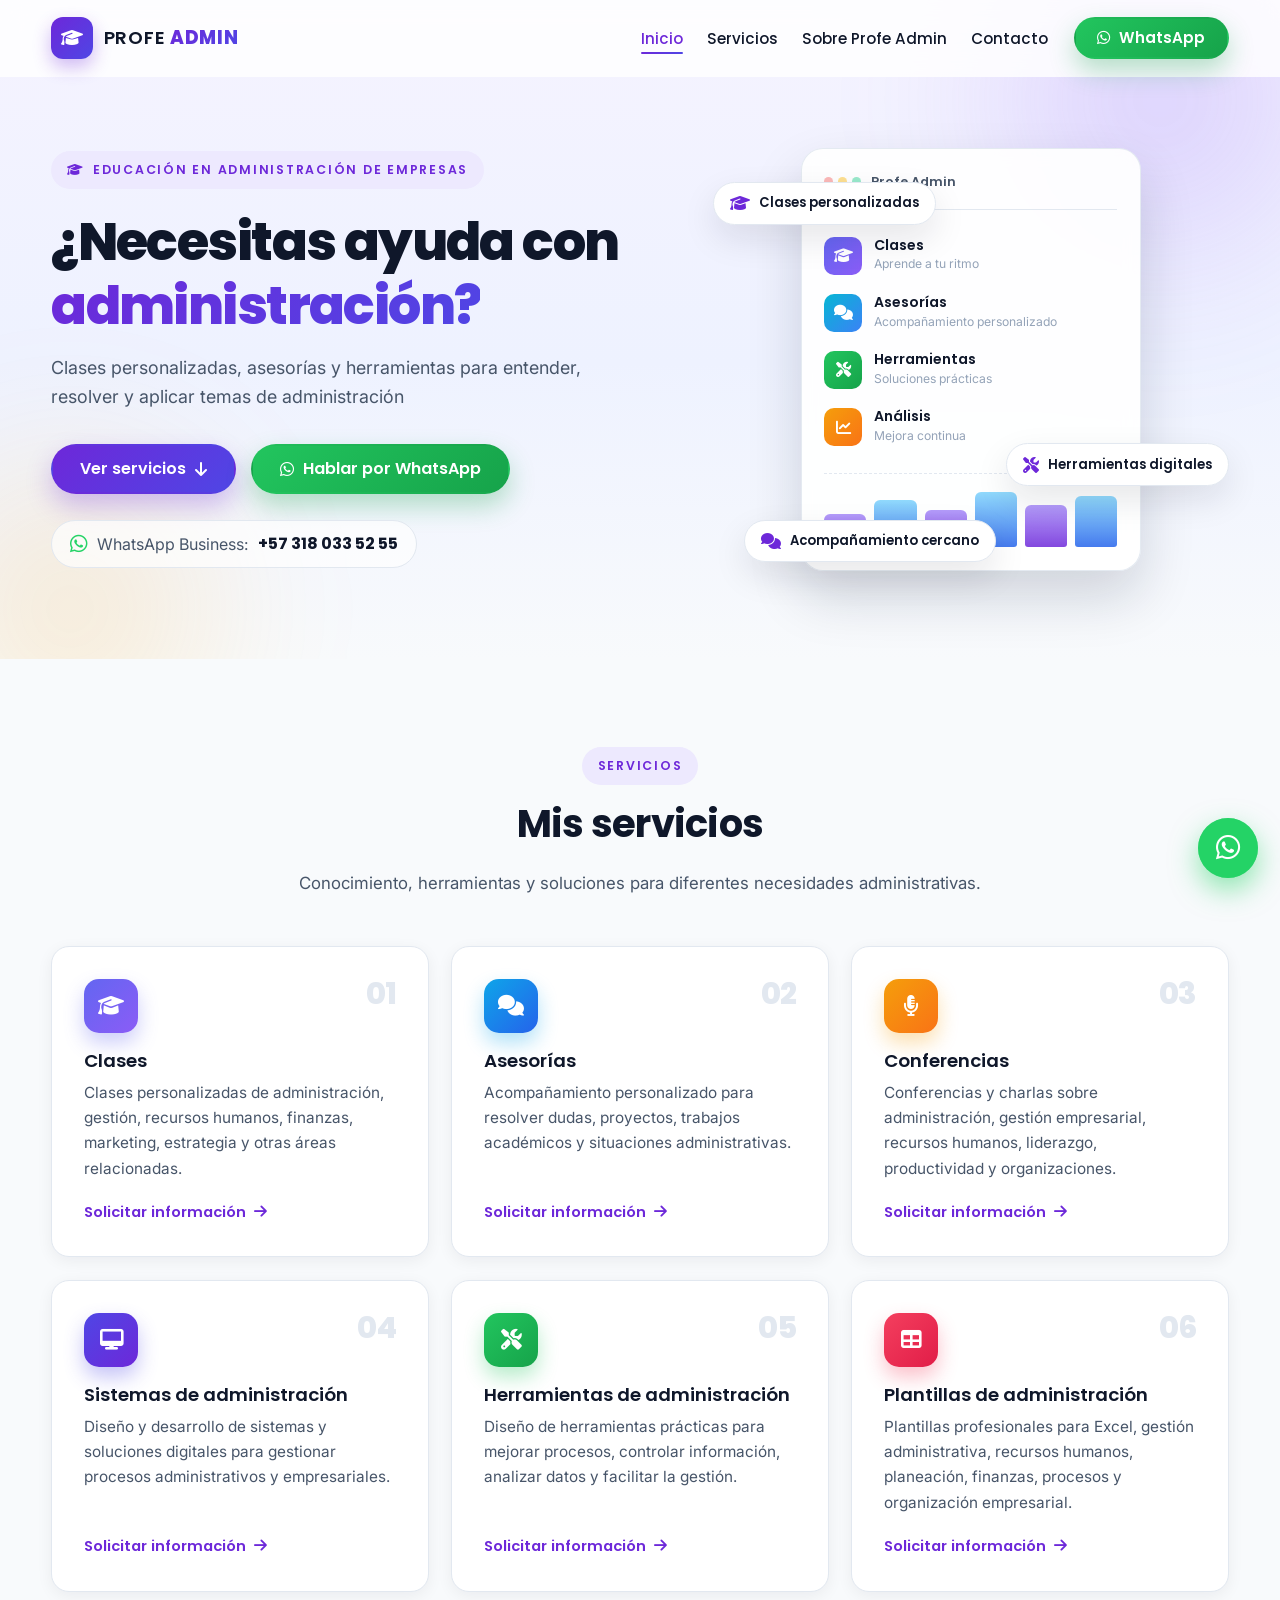
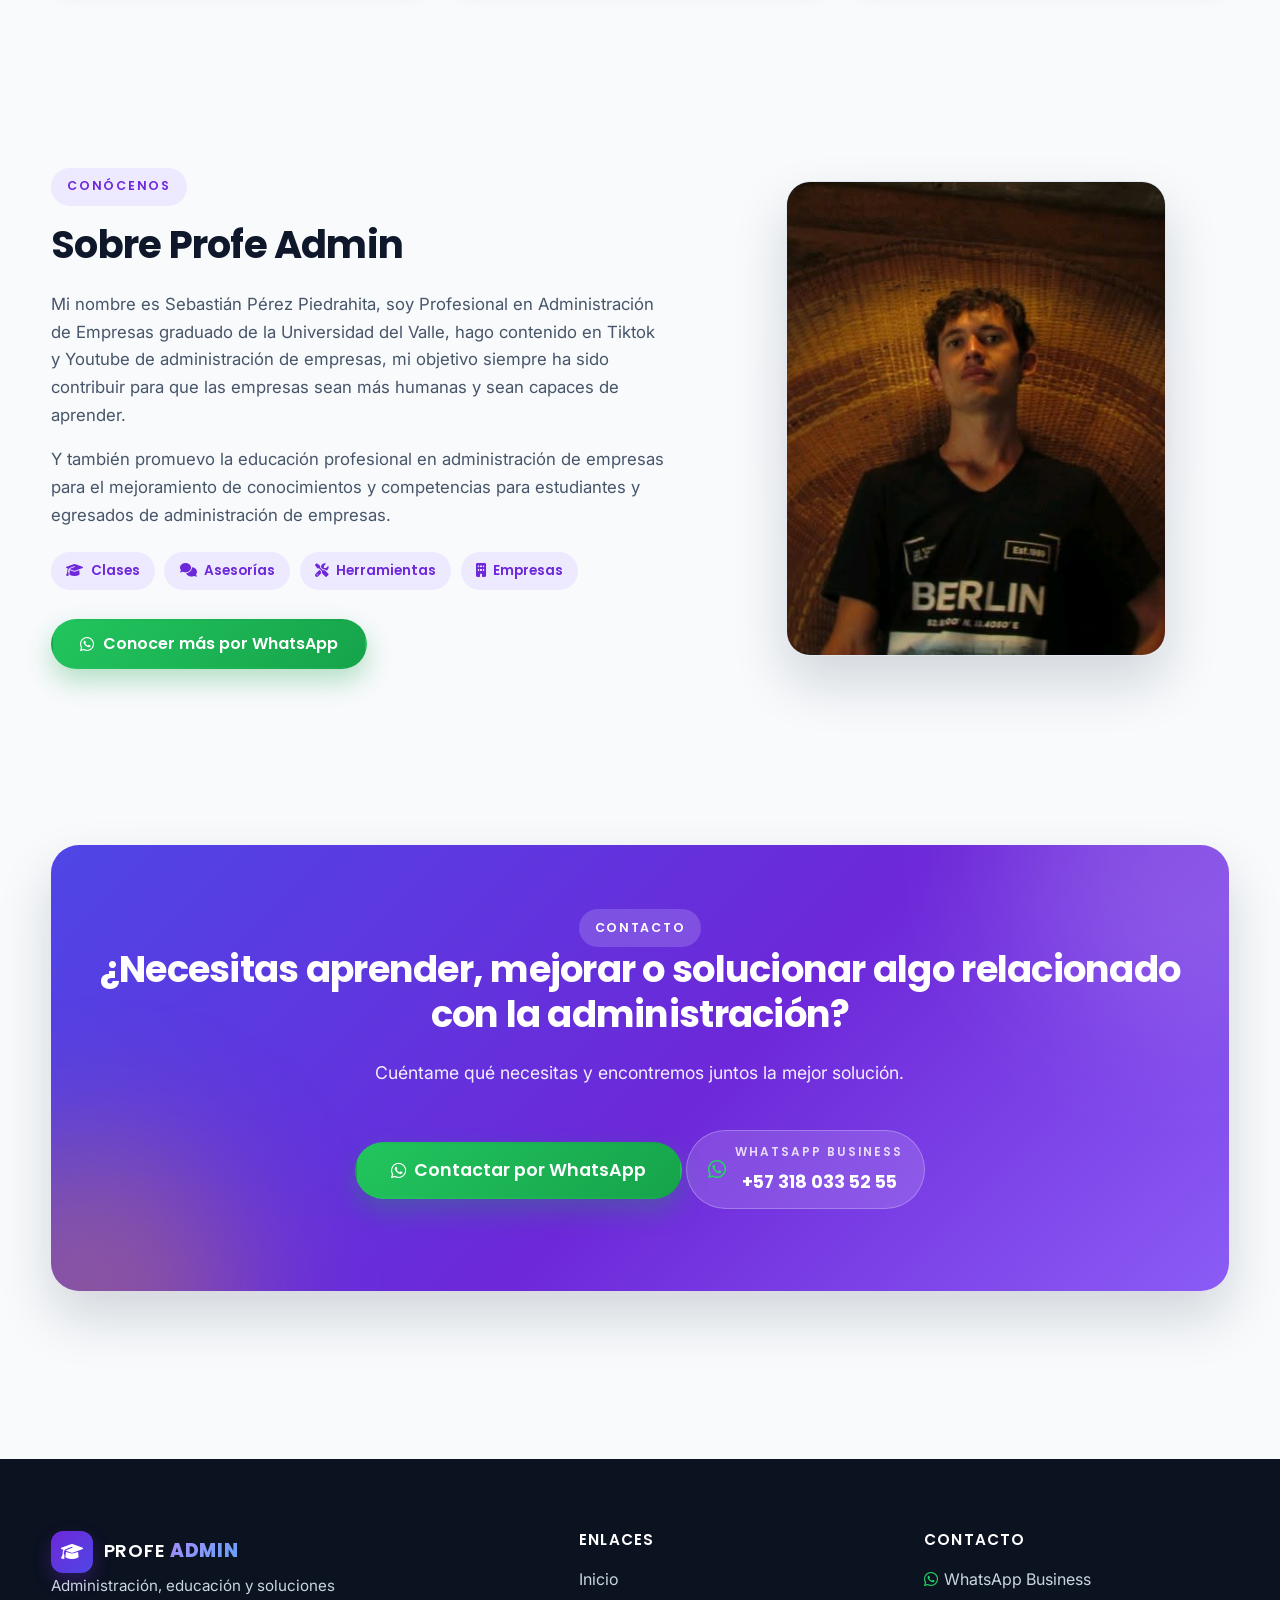
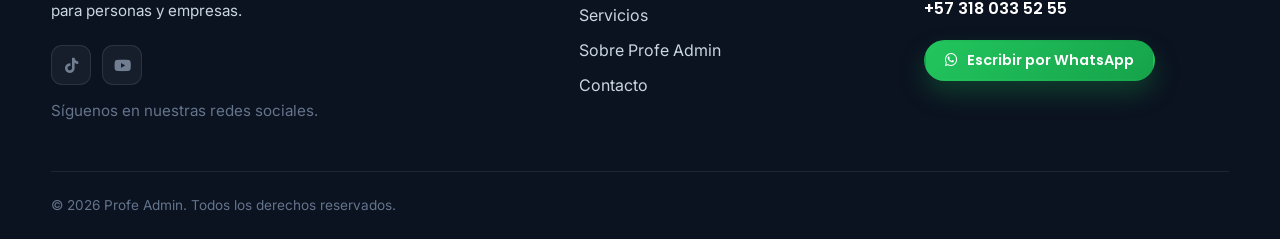
<file: index.html>
<!DOCTYPE html>
<html lang="es">
<head>
    <meta charset="UTF-8">
    <meta name="viewport" content="width=device-width, initial-scale=1.0">
    <title>Profe Admin | Administración, asesorías, clases y soluciones empresariales</title>
    <meta name="description" content="Profe Admin ofrece clases, asesorías, conferencias, capacitaciones, auditorías, herramientas, plantillas y soluciones administrativas para estudiantes, profesionales, emprendedores y empresas.">
    <meta property="og:title" content="Profe Admin | Administración, asesorías, clases y soluciones empresariales">
    <meta property="og:description" content="Clases, asesorías, conferencias, herramientas y soluciones administrativas para estudiantes, profesionales, emprendedores y empresas.">
    <meta property="og:type" content="website">
    <link rel="icon" href="data:image/svg+xml,%3Csvg xmlns='http://www.w3.org/2000/svg' viewBox='0 0 64 64'%3E%3Cdefs%3E%3ClinearGradient id='g' x1='0' y1='0' x2='1' y2='1'%3E%3Cstop offset='0' stop-color='%236d28d9'/%3E%3Cstop offset='1' stop-color='%234f46e5'/%3E%3C/linearGradient%3E%3C/defs%3E%3Crect width='64' height='64' rx='14' fill='url(%23g)'/%3E%3Ctext x='32' y='42' font-family='Arial,sans-serif' font-size='28' font-weight='700' fill='white' text-anchor='middle'%3EPA%3C/text%3E%3C/svg%3E">
    <link rel="preconnect" href="https://fonts.googleapis.com">
    <link rel="preconnect" href="https://fonts.gstatic.com" crossorigin>
    <link href="https://fonts.googleapis.com/css2?family=Poppins:wght@500;600;700;800&family=Inter:wght@400;500;600&display=swap" rel="stylesheet">
    <link rel="stylesheet" href="https://cdnjs.cloudflare.com/ajax/libs/font-awesome/6.5.2/css/all.min.css">
    <link rel="stylesheet" href="assets/css/style.css">
</head>
<body>
    <a class="skip-link" href="#main">Saltar al contenido</a>
    <header class="navbar" id="navbar">
        <div class="container nav-inner">
            <a class="brand" href="#inicio" aria-label="Profe Admin, ir al inicio">
                <span class="brand-mark" aria-hidden="true"><i class="fa-solid fa-graduation-cap"></i></span>
                <span class="brand-text">PROFE <strong>ADMIN</strong></span>
            </a>
            <button class="menu-toggle" id="menuToggle" type="button"
                    aria-expanded="false" aria-controls="navMenu" aria-label="Abrir menú de navegación">
                <i class="fa-solid fa-bars" aria-hidden="true"></i>
                <i class="fa-solid fa-xmark" aria-hidden="true"></i>
            </button>
            <nav class="nav-menu" id="navMenu" aria-label="Navegación principal">
                <ul class="nav-list">
                    <li><a href="#inicio">Inicio</a></li>
                    <li><a href="#servicios">Servicios</a></li>
                    <li><a href="#sobre">Sobre Profe Admin</a></li>
                    <li><a href="#contacto">Contacto</a></li>
                </ul>
                <a class="btn btn-wa btn-nav" href="https://wa.me/573180335255?text=Hola%20Profe%20Admin%2C%20quiero%20informaci%C3%B3n." target="_blank" rel="noopener">
                    <i class="fa-brands fa-whatsapp" aria-hidden="true"></i> WhatsApp
                </a>
            </nav>
        </div>
    </header>
    <main id="main">

<!-- ============ HERO ============ -->
<section class="hero" id="inicio">
    <div class="hero-bg" aria-hidden="true">
        <div class="blob blob-1"></div>
        <div class="blob blob-2"></div>
    </div>
    <div class="container hero-inner">
        <div class="hero-copy">
            <span class="eyebrow" aria-hidden="true">
                <i class="fa-solid fa-graduation-cap"></i> Educación en administración de empresas
            </span>
            <h1 class="hero-title">¿Necesitas ayuda con <span class="grad-text">administración?</span></h1>
            <p class="hero-sub">Clases personalizadas, asesorías y herramientas para entender, resolver y aplicar temas de administración</p>
            <div class="hero-actions">
                <a class="btn btn-primary" href="#servicios">
                    Ver servicios <i class="fa-solid fa-arrow-down" aria-hidden="true"></i>
                </a>
                <a class="btn btn-wa" href="https://wa.me/573180335255?text=Hola%20Profe%20Admin%2C%20quiero%20informaci%C3%B3n." target="_blank" rel="noopener">
                    <i class="fa-brands fa-whatsapp" aria-hidden="true"></i> Hablar por WhatsApp
                </a>
            </div>
            <p class="hero-wa">
                <i class="fa-brands fa-whatsapp" aria-hidden="true"></i>
                <span>WhatsApp Business:</span> <strong>+57 318 033 52 55</strong>
            </p>
        </div>
        <div class="hero-visual" aria-hidden="true">
            <div class="hero-card hero-card-main">
                <div class="hero-card-top">
                    <span class="dots"><i></i><i></i><i></i></span>
                    <span>Profe Admin</span>
                </div>
                <div class="hero-card-body">
                    <div class="hero-module">
                        <i class="fa-solid fa-graduation-cap"></i>
                        <div>
                            <div class="hm-title">Clases</div>
                            <div class="hm-sub">Aprende a tu ritmo</div>
                        </div>
                    </div>
                    <div class="hero-module">
                        <i class="fa-solid fa-comments"></i>
                        <div>
                            <div class="hm-title">Asesorías</div>
                            <div class="hm-sub">Acompañamiento personalizado</div>
                        </div>
                    </div>
                    <div class="hero-module">
                        <i class="fa-solid fa-screwdriver-wrench"></i>
                        <div>
                            <div class="hm-title">Herramientas</div>
                            <div class="hm-sub">Soluciones prácticas</div>
                        </div>
                    </div>
                    <div class="hero-module">
                        <i class="fa-solid fa-chart-line"></i>
                        <div>
                            <div class="hm-title">Análisis</div>
                            <div class="hm-sub">Mejora continua</div>
                        </div>
                    </div>
                    <div class="chart-bars">
                        <i style="--h:55%"></i>
                        <i style="--h:78%"></i>
                        <i style="--h:62%"></i>
                        <i style="--h:92%"></i>
                        <i style="--h:70%"></i>
                        <i style="--h:86%"></i>
                    </div>
                </div>
            </div>
            <div class="hero-chip chip-1"><i class="fa-solid fa-graduation-cap"></i> Clases personalizadas</div>
            <div class="hero-chip chip-2"><i class="fa-solid fa-screwdriver-wrench"></i> Herramientas digitales</div>
            <div class="hero-chip chip-3"><i class="fa-solid fa-comments"></i> Acompañamiento cercano</div>
        </div>
    </div>
</section>

<!-- ============ SERVICIOS ============ -->
<section class="section services" id="servicios">
    <div class="container">
        <div class="section-head">
            <span class="eyebrow">Servicios</span>
            <h2 class="section-title">Mis servicios</h2>
            <p class="section-sub">Conocimiento, herramientas y soluciones para diferentes necesidades administrativas.</p>
        </div>
        <div class="grid grid-services">
            <article class="card service-card reveal">
                <div class="service-top">
                    <span class="icon-badge" aria-hidden="true"><i class="fa-solid fa-graduation-cap"></i></span>
                    <span class="service-num" aria-hidden="true">01</span>
                </div>
                <h3>Clases</h3>
                <p>Clases personalizadas de administración, gestión, recursos humanos, finanzas, marketing, estrategia y otras áreas relacionadas.</p>
                <a class="card-link" href="servicios/clases.html">
                    Solicitar información <i class="fa-solid fa-arrow-right" aria-hidden="true"></i>
                </a>
            </article>
            <article class="card service-card reveal">
                <div class="service-top">
                    <span class="icon-badge" aria-hidden="true"><i class="fa-solid fa-comments"></i></span>
                    <span class="service-num" aria-hidden="true">02</span>
                </div>
                <h3>Asesorías</h3>
                <p>Acompañamiento personalizado para resolver dudas, proyectos, trabajos académicos y situaciones administrativas.</p>
                <a class="card-link" href="servicios/asesorias.html">
                    Solicitar información <i class="fa-solid fa-arrow-right" aria-hidden="true"></i>
                </a>
            </article>
            <article class="card service-card reveal">
                <div class="service-top">
                    <span class="icon-badge" aria-hidden="true"><i class="fa-solid fa-microphone-lines"></i></span>
                    <span class="service-num" aria-hidden="true">03</span>
                </div>
                <h3>Conferencias</h3>
                <p>Conferencias y charlas sobre administración, gestión empresarial, recursos humanos, liderazgo, productividad y organizaciones.</p>
                <a class="card-link" href="servicios/conferencias.html">
                    Solicitar información <i class="fa-solid fa-arrow-right" aria-hidden="true"></i>
                </a>
            </article>
            <article class="card service-card reveal">
                <div class="service-top">
                    <span class="icon-badge" aria-hidden="true"><i class="fa-solid fa-desktop"></i></span>
                    <span class="service-num" aria-hidden="true">04</span>
                </div>
                <h3>Sistemas de administración</h3>
                <p>Diseño y desarrollo de sistemas y soluciones digitales para gestionar procesos administrativos y empresariales.</p>
                <a class="card-link" href="servicios/sistemas.html">
                    Solicitar información <i class="fa-solid fa-arrow-right" aria-hidden="true"></i>
                </a>
            </article>
            <article class="card service-card reveal">
                <div class="service-top">
                    <span class="icon-badge" aria-hidden="true"><i class="fa-solid fa-screwdriver-wrench"></i></span>
                    <span class="service-num" aria-hidden="true">05</span>
                </div>
                <h3>Herramientas de administración</h3>
                <p>Diseño de herramientas prácticas para mejorar procesos, controlar información, analizar datos y facilitar la gestión.</p>
                <a class="card-link" href="servicios/herramientas.html">
                    Solicitar información <i class="fa-solid fa-arrow-right" aria-hidden="true"></i>
                </a>
            </article>
            <article class="card service-card reveal">
                <div class="service-top">
                    <span class="icon-badge" aria-hidden="true"><i class="fa-solid fa-table"></i></span>
                    <span class="service-num" aria-hidden="true">06</span>
                </div>
                <h3>Plantillas de administración</h3>
                <p>Plantillas profesionales para Excel, gestión administrativa, recursos humanos, planeación, finanzas, procesos y organización empresarial.</p>
                <a class="card-link" href="servicios/plantillas.html">
                    Solicitar información <i class="fa-solid fa-arrow-right" aria-hidden="true"></i>
                </a>
            </article>
        </div>
    </div>
</section>

<!-- ============ SOBRE PROFE ADMIN ============ -->
<section class="section" id="sobre">
    <div class="container sobre-inner">
        <div class="sobre-copy reveal">
            <span class="eyebrow">Conócenos</span>
            <h2 class="section-title">Sobre Profe Admin</h2>
            <p>Mi nombre es Sebastián Pérez Piedrahita, soy Profesional en Administración de Empresas graduado de la Universidad del Valle, hago contenido en Tiktok y Youtube de administración de empresas, mi objetivo siempre ha sido contribuir para que las empresas sean más humanas y sean capaces de aprender.</p>
            <p>Y también promuevo la educación profesional en administración de empresas para el mejoramiento de conocimientos y competencias para estudiantes y egresados de administración de empresas.</p>
            <div class="sobre-chips">
                <span><i class="fa-solid fa-graduation-cap" aria-hidden="true"></i> Clases</span>
                <span><i class="fa-solid fa-comments" aria-hidden="true"></i> Asesorías</span>
                <span><i class="fa-solid fa-screwdriver-wrench" aria-hidden="true"></i> Herramientas</span>
                <span><i class="fa-solid fa-building" aria-hidden="true"></i> Empresas</span>
            </div>
            <a class="btn btn-wa" href="https://wa.me/573180335255?text=Hola%20Profe%20Admin%2C%20quiero%20informaci%C3%B3n." target="_blank" rel="noopener">
                <i class="fa-brands fa-whatsapp" aria-hidden="true"></i> Conocer más por WhatsApp
            </a>
        </div>
        <div class="sobre-visual reveal">
            <div class="blob" aria-hidden="true"></div>
            <img class="sobre-photo" src="foto.jpg" alt="Sebastián Pérez Piedrahita, Profe Admin">
        </div>
    </div>
</section>

<!-- ============ CTA FINAL / CONTACTO ============ -->
<section class="section" id="contacto">
    <div class="container">
        <div class="cta-box reveal">
            <span class="eyebrow eyebrow-light">Contacto</span>
            <h2>¿Necesitas aprender, mejorar o solucionar algo relacionado con la administración?</h2>
            <p>Cuéntame qué necesitas y encontremos juntos la mejor solución.</p>
            <a class="btn btn-wa btn-lg" href="https://wa.me/573180335255?text=Hola%20Profe%20Admin%2C%20quiero%20informaci%C3%B3n." target="_blank" rel="noopener">
                <i class="fa-brands fa-whatsapp" aria-hidden="true"></i> Contactar por WhatsApp
            </a>
            <p class="cta-wa">
                <i class="fa-brands fa-whatsapp" aria-hidden="true"></i>
                <span>
                    <span class="cta-label">WhatsApp Business</span>
                    <strong>+57 318 033 52 55</strong>
                </span>
            </p>
        </div>
    </div>
</section>

    </main>

    <footer class="footer">
        <div class="container">
            <div class="footer-grid">
                <div class="footer-brand">
                    <a class="brand" href="#inicio" aria-label="Profe Admin, ir al inicio">
                        <span class="brand-mark" aria-hidden="true"><i class="fa-solid fa-graduation-cap"></i></span>
                        <span class="brand-text">PROFE <strong>ADMIN</strong></span>
                    </a>
                    <p>Administración, educación y soluciones para personas y empresas.</p>
                    <div class="footer-social" aria-label="Redes sociales">
                        <span class="social-ph" title="Síguenos en TikTok" aria-label="Síguenos en TikTok"><i class="fa-brands fa-tiktok" aria-hidden="true"></i></span>
                        <span class="social-ph" title="Síguenos en YouTube" aria-label="Síguenos en YouTube"><i class="fa-brands fa-youtube" aria-hidden="true"></i></span>
                    </div>
                    <p class="social-note">Síguenos en nuestras redes sociales.</p>
                </div>
                <div class="footer-col">
                    <h4>Enlaces</h4>
                    <ul>
                        <li><a href="#inicio">Inicio</a></li>
                        <li><a href="#servicios">Servicios</a></li>
                        <li><a href="#sobre">Sobre Profe Admin</a></li>
                        <li><a href="#contacto">Contacto</a></li>
                    </ul>
                </div>
                <div class="footer-col">
                    <h4>Contacto</h4>
                    <p class="footer-contact">
                        <i class="fa-brands fa-whatsapp" aria-hidden="true"></i>WhatsApp Business
                        <strong>+57 318 033 52 55</strong>
                    </p>
                    <a class="btn btn-wa btn-sm" href="https://wa.me/573180335255?text=Hola%20Profe%20Admin%2C%20quiero%20informaci%C3%B3n." target="_blank" rel="noopener">
                        <i class="fa-brands fa-whatsapp" aria-hidden="true"></i> Escribir por WhatsApp
                    </a>
                </div>
            </div>
            <div class="footer-bottom">
                <p>&copy; <span id="year">2026</span> Profe Admin. Todos los derechos reservados.</p>
            </div>
        </div>
    </footer>

    <a class="wa-float" href="https://wa.me/573180335255?text=Hola%20Profe%20Admin%2C%20quiero%20informaci%C3%B3n." target="_blank" rel="noopener" aria-label="Escribir por WhatsApp">
        <i class="fa-brands fa-whatsapp" aria-hidden="true"></i>
        <span class="wa-tooltip" role="tooltip">¿Hablamos?</span>
    </a>

    <script src="assets/js/script.js"></script>
</body>
</html>
</file>
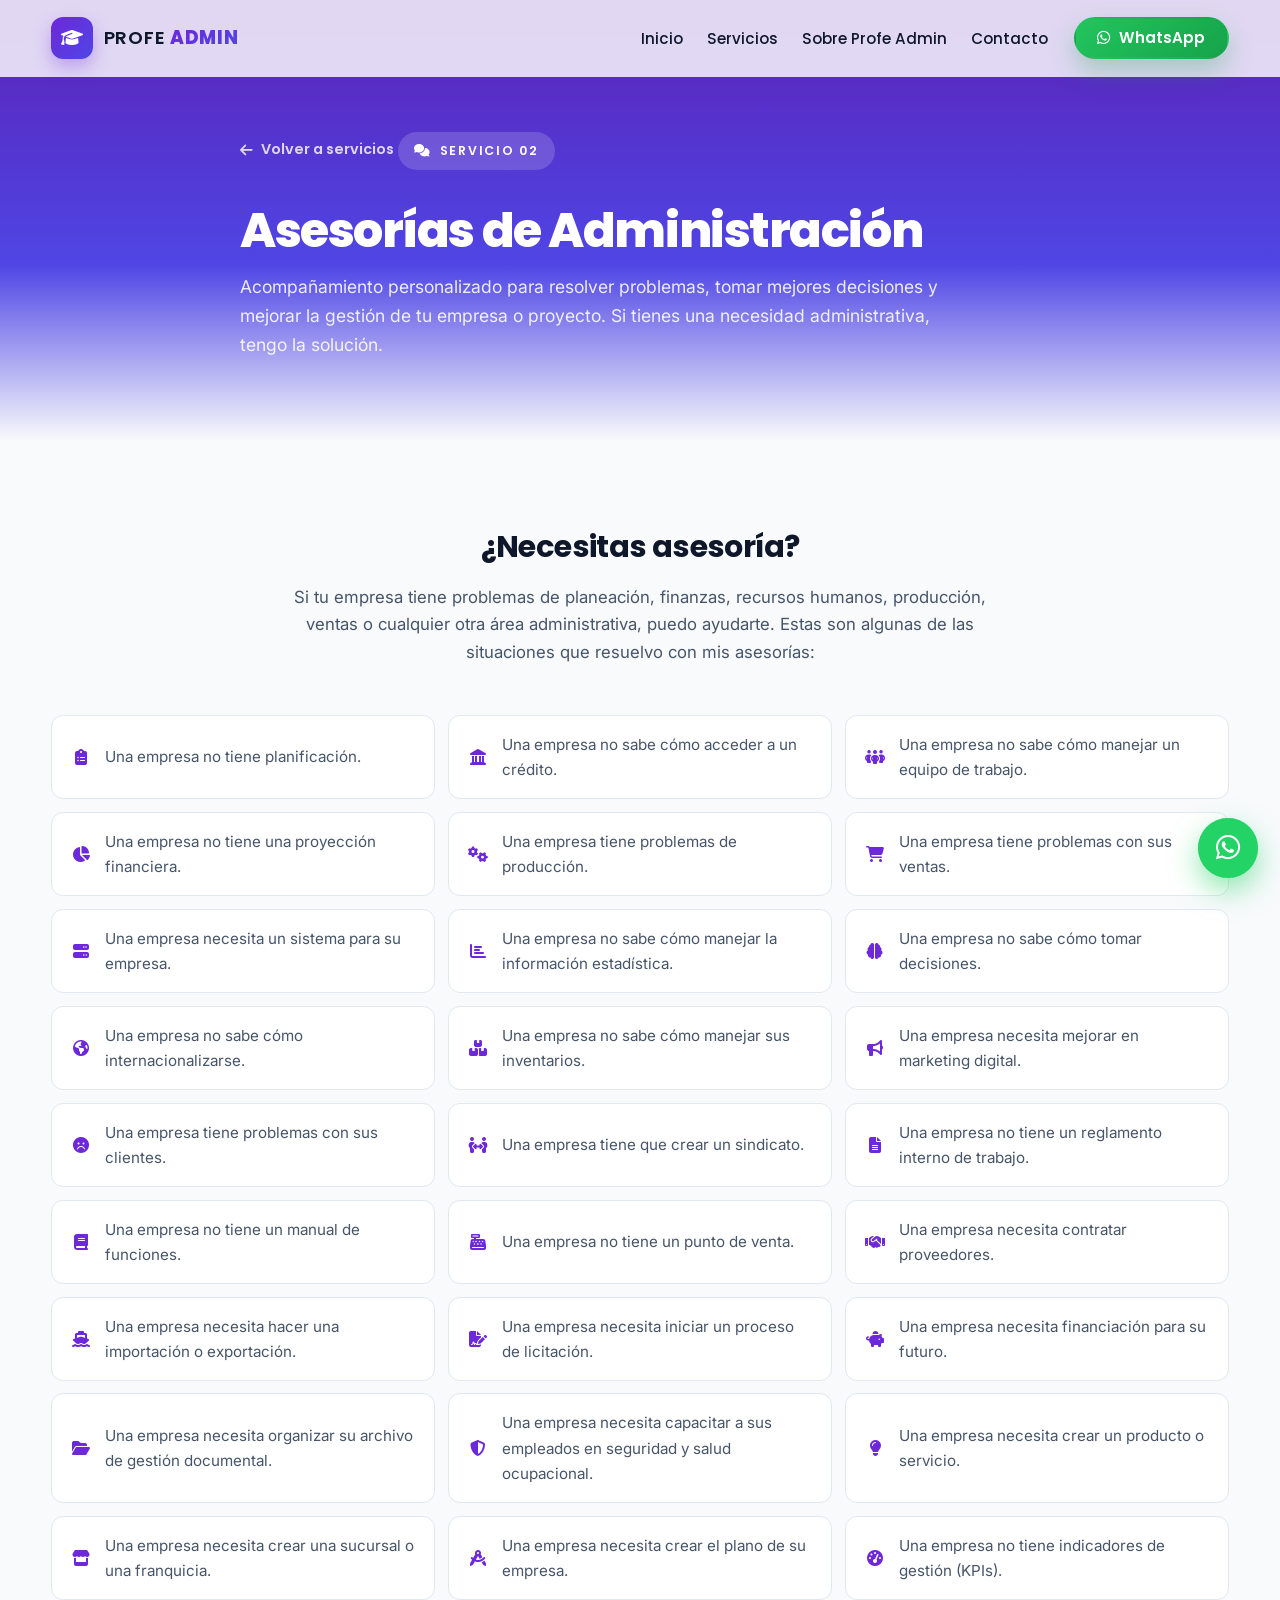
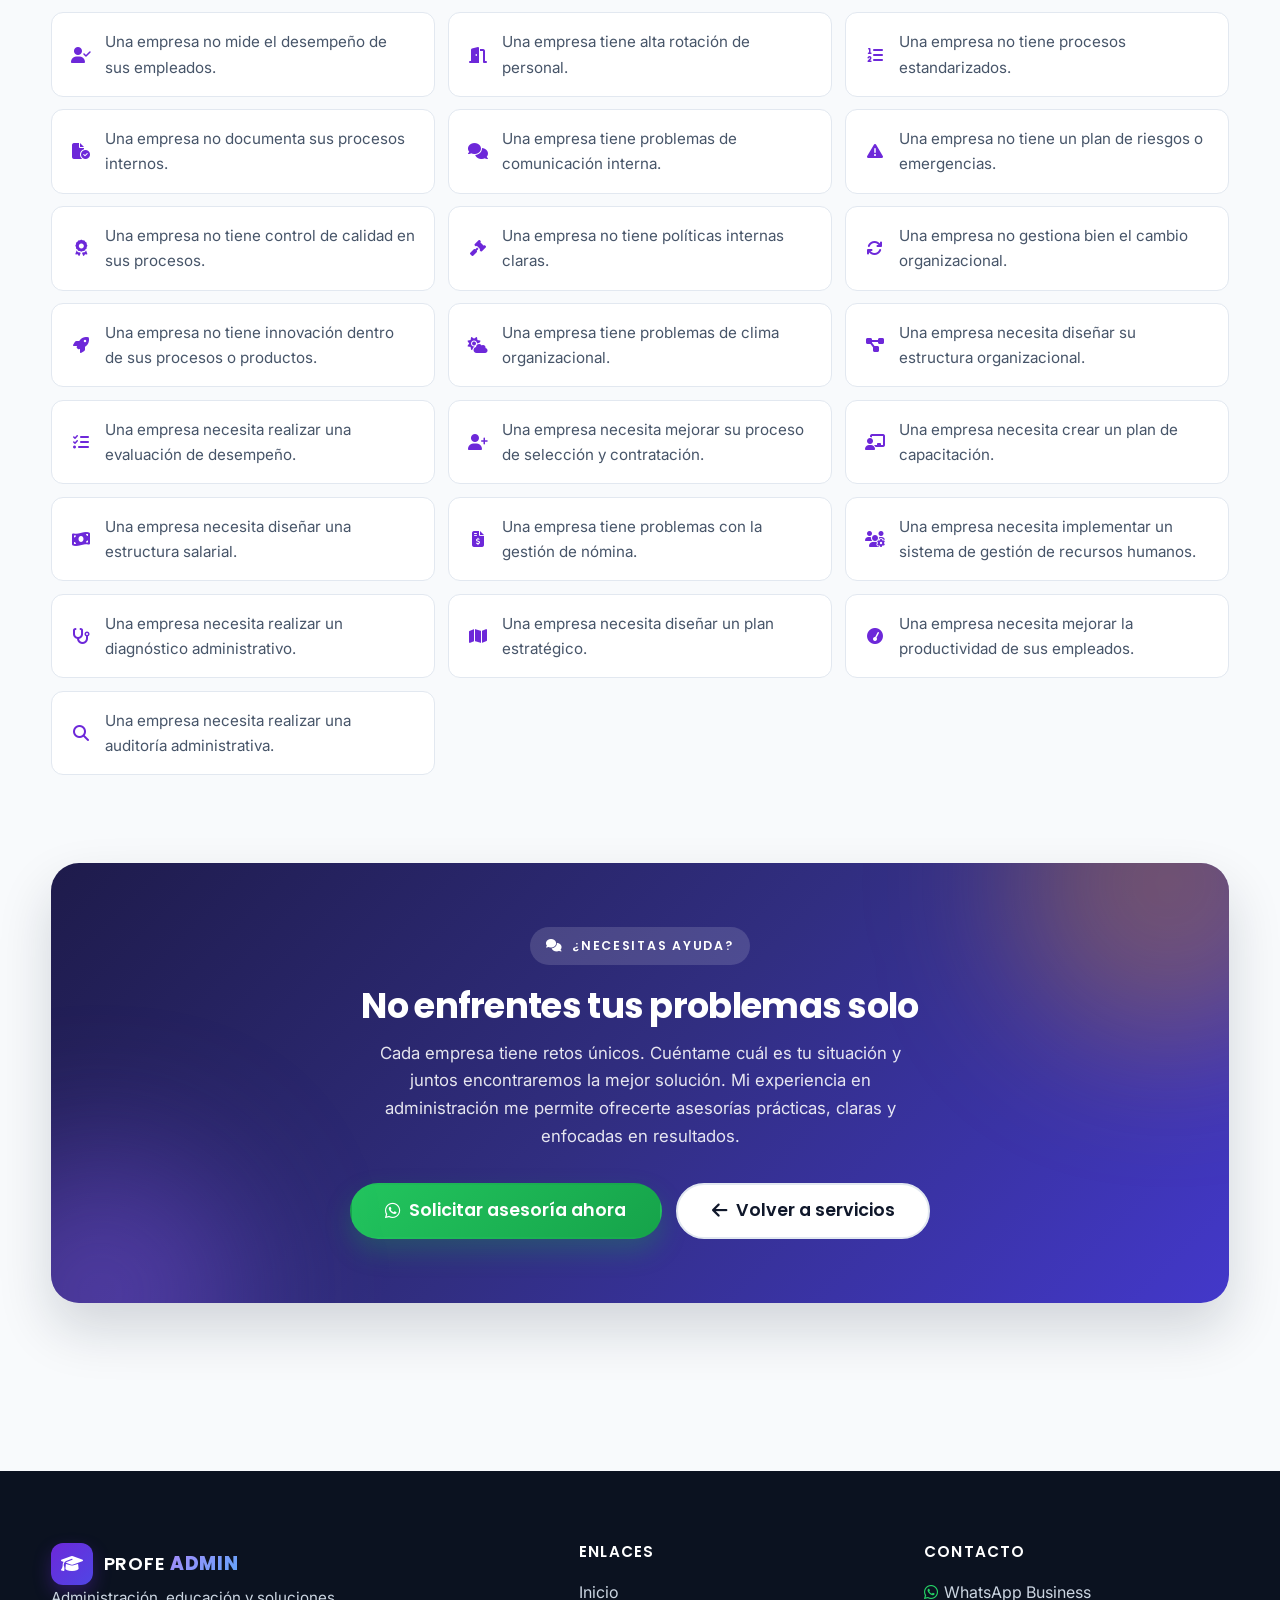
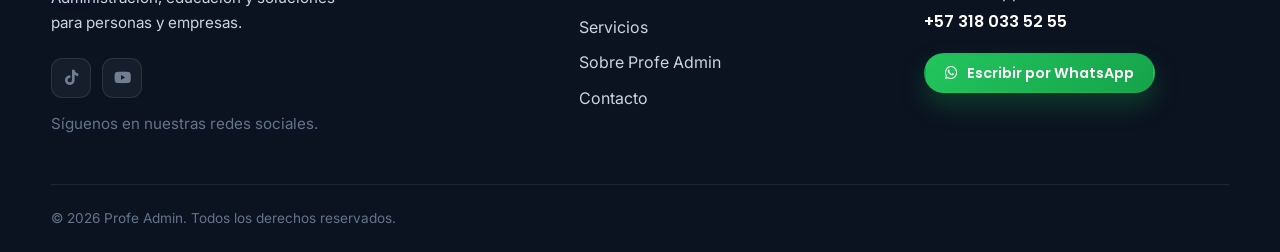
<file: servicios/asesorias.html>
<!DOCTYPE html>
<html lang="es">
<head>
    <meta charset="UTF-8">
    <meta name="viewport" content="width=device-width, initial-scale=1.0">
    <title>Profe Admin | Administración, asesorías, clases y soluciones empresariales</title>
    <meta name="description" content="Profe Admin ofrece clases, asesorías, conferencias, capacitaciones, auditorías, herramientas, plantillas y soluciones administrativas para estudiantes, profesionales, emprendedores y empresas.">
    <meta property="og:title" content="Profe Admin | Administración, asesorías, clases y soluciones empresariales">
    <meta property="og:description" content="Clases, asesorías, conferencias, herramientas y soluciones administrativas para estudiantes, profesionales, emprendedores y empresas.">
    <meta property="og:type" content="website">
    <link rel="icon" href="data:image/svg+xml,%3Csvg xmlns='http://www.w3.org/2000/svg' viewBox='0 0 64 64'%3E%3Cdefs%3E%3ClinearGradient id='g' x1='0' y1='0' x2='1' y2='1'%3E%3Cstop offset='0' stop-color='%236d28d9'/%3E%3Cstop offset='1' stop-color='%234f46e5'/%3E%3C/linearGradient%3E%3C/defs%3E%3Crect width='64' height='64' rx='14' fill='url(%23g)'/%3E%3Ctext x='32' y='42' font-family='Arial,sans-serif' font-size='28' font-weight='700' fill='white' text-anchor='middle'%3EPA%3C/text%3E%3C/svg%3E">
    <link rel="preconnect" href="https://fonts.googleapis.com">
    <link rel="preconnect" href="https://fonts.gstatic.com" crossorigin>
    <link href="https://fonts.googleapis.com/css2?family=Poppins:wght@500;600;700;800&family=Inter:wght@400;500;600&display=swap" rel="stylesheet">
    <link rel="stylesheet" href="https://cdnjs.cloudflare.com/ajax/libs/font-awesome/6.5.2/css/all.min.css">
    <link rel="stylesheet" href="../assets/css/style.css">
</head>
<body>
    <a class="skip-link" href="#main">Saltar al contenido</a>
    <header class="navbar" id="navbar">
        <div class="container nav-inner">
            <a class="brand" href="../index.html#inicio" aria-label="Profe Admin, ir al inicio">
                <span class="brand-mark" aria-hidden="true"><i class="fa-solid fa-graduation-cap"></i></span>
                <span class="brand-text">PROFE <strong>ADMIN</strong></span>
            </a>
            <button class="menu-toggle" id="menuToggle" type="button"
                    aria-expanded="false" aria-controls="navMenu" aria-label="Abrir menú de navegación">
                <i class="fa-solid fa-bars" aria-hidden="true"></i>
                <i class="fa-solid fa-xmark" aria-hidden="true"></i>
            </button>
            <nav class="nav-menu" id="navMenu" aria-label="Navegación principal">
                <ul class="nav-list">
                    <li><a href="../index.html#inicio">Inicio</a></li>
                    <li><a href="../index.html#servicios">Servicios</a></li>
                    <li><a href="../index.html#sobre">Sobre Profe Admin</a></li>
                    <li><a href="../index.html#contacto">Contacto</a></li>
                </ul>
                <a class="btn btn-wa btn-nav" href="https://wa.me/573180335255?text=Hola%20Profe%20Admin%2C%20quiero%20informaci%C3%B3n." target="_blank" rel="noopener">
                    <i class="fa-brands fa-whatsapp" aria-hidden="true"></i> WhatsApp
                </a>
            </nav>
        </div>
    </header>
    <main id="main">

<section class="service-hero">
    <div class="container">
        <a class="service-back" href="../index.html#servicios">
            <i class="fa-solid fa-arrow-left" aria-hidden="true"></i> Volver a servicios
        </a>
        <span class="eyebrow">
            <i class="fa-solid fa-comments" aria-hidden="true"></i> Servicio 02
        </span>
        <h1 class="service-title">Asesorías de Administración</h1>
        <p class="service-sub">Acompañamiento personalizado para resolver problemas, tomar mejores decisiones y mejorar la gestión de tu empresa o proyecto. Si tienes una necesidad administrativa, tengo la solución.</p>
    </div>
</section>

<section class="section">
    <div class="container">
        <div class="service-intro reveal">
            <h2>¿Necesitas asesoría?</h2>
            <p>Si tu empresa tiene problemas de planeación, finanzas, recursos humanos, producción, ventas o cualquier otra área administrativa, puedo ayudarte. Estas son algunas de las situaciones que resuelvo con mis asesorías:</p>
        </div>

        <div class="service-grid service-grid-cards">

            <div class="service-item reveal"><i class="fa-solid fa-clipboard-list"></i><span>Una empresa no tiene planificación.</span></div>
            <div class="service-item reveal"><i class="fa-solid fa-landmark"></i><span>Una empresa no sabe cómo acceder a un crédito.</span></div>
            <div class="service-item reveal"><i class="fa-solid fa-people-group"></i><span>Una empresa no sabe cómo manejar un equipo de trabajo.</span></div>
            <div class="service-item reveal"><i class="fa-solid fa-chart-pie"></i><span>Una empresa no tiene una proyección financiera.</span></div>
            <div class="service-item reveal"><i class="fa-solid fa-gears"></i><span>Una empresa tiene problemas de producción.</span></div>
            <div class="service-item reveal"><i class="fa-solid fa-cart-shopping"></i><span>Una empresa tiene problemas con sus ventas.</span></div>
            <div class="service-item reveal"><i class="fa-solid fa-server"></i><span>Una empresa necesita un sistema para su empresa.</span></div>
            <div class="service-item reveal"><i class="fa-solid fa-chart-bar"></i><span>Una empresa no sabe cómo manejar la información estadística.</span></div>
            <div class="service-item reveal"><i class="fa-solid fa-brain"></i><span>Una empresa no sabe cómo tomar decisiones.</span></div>
            <div class="service-item reveal"><i class="fa-solid fa-earth-americas"></i><span>Una empresa no sabe cómo internacionalizarse.</span></div>
            <div class="service-item reveal"><i class="fa-solid fa-boxes-stacked"></i><span>Una empresa no sabe cómo manejar sus inventarios.</span></div>
            <div class="service-item reveal"><i class="fa-solid fa-bullhorn"></i><span>Una empresa necesita mejorar en marketing digital.</span></div>
            <div class="service-item reveal"><i class="fa-solid fa-face-frown"></i><span>Una empresa tiene problemas con sus clientes.</span></div>
            <div class="service-item reveal"><i class="fa-solid fa-people-arrows"></i><span>Una empresa tiene que crear un sindicato.</span></div>
            <div class="service-item reveal"><i class="fa-solid fa-file-lines"></i><span>Una empresa no tiene un reglamento interno de trabajo.</span></div>
            <div class="service-item reveal"><i class="fa-solid fa-book"></i><span>Una empresa no tiene un manual de funciones.</span></div>
            <div class="service-item reveal"><i class="fa-solid fa-cash-register"></i><span>Una empresa no tiene un punto de venta.</span></div>
            <div class="service-item reveal"><i class="fa-solid fa-handshake"></i><span>Una empresa necesita contratar proveedores.</span></div>
            <div class="service-item reveal"><i class="fa-solid fa-ship"></i><span>Una empresa necesita hacer una importación o exportación.</span></div>
            <div class="service-item reveal"><i class="fa-solid fa-file-signature"></i><span>Una empresa necesita iniciar un proceso de licitación.</span></div>
            <div class="service-item reveal"><i class="fa-solid fa-piggy-bank"></i><span>Una empresa necesita financiación para su futuro.</span></div>
            <div class="service-item reveal"><i class="fa-solid fa-folder-open"></i><span>Una empresa necesita organizar su archivo de gestión documental.</span></div>
            <div class="service-item reveal"><i class="fa-solid fa-shield-halved"></i><span>Una empresa necesita capacitar a sus empleados en seguridad y salud ocupacional.</span></div>
            <div class="service-item reveal"><i class="fa-solid fa-lightbulb"></i><span>Una empresa necesita crear un producto o servicio.</span></div>
            <div class="service-item reveal"><i class="fa-solid fa-store"></i><span>Una empresa necesita crear una sucursal o una franquicia.</span></div>
            <div class="service-item reveal"><i class="fa-solid fa-drafting-compass"></i><span>Una empresa necesita crear el plano de su empresa.</span></div>
            <div class="service-item reveal"><i class="fa-solid fa-gauge-high"></i><span>Una empresa no tiene indicadores de gestión (KPIs).</span></div>
            <div class="service-item reveal"><i class="fa-solid fa-user-check"></i><span>Una empresa no mide el desempeño de sus empleados.</span></div>
            <div class="service-item reveal"><i class="fa-solid fa-door-open"></i><span>Una empresa tiene alta rotación de personal.</span></div>
            <div class="service-item reveal"><i class="fa-solid fa-list-ol"></i><span>Una empresa no tiene procesos estandarizados.</span></div>
            <div class="service-item reveal"><i class="fa-solid fa-file-circle-check"></i><span>Una empresa no documenta sus procesos internos.</span></div>
            <div class="service-item reveal"><i class="fa-solid fa-comments"></i><span>Una empresa tiene problemas de comunicación interna.</span></div>
            <div class="service-item reveal"><i class="fa-solid fa-triangle-exclamation"></i><span>Una empresa no tiene un plan de riesgos o emergencias.</span></div>
            <div class="service-item reveal"><i class="fa-solid fa-award"></i><span>Una empresa no tiene control de calidad en sus procesos.</span></div>
            <div class="service-item reveal"><i class="fa-solid fa-gavel"></i><span>Una empresa no tiene políticas internas claras.</span></div>
            <div class="service-item reveal"><i class="fa-solid fa-arrows-rotate"></i><span>Una empresa no gestiona bien el cambio organizacional.</span></div>
            <div class="service-item reveal"><i class="fa-solid fa-rocket"></i><span>Una empresa no tiene innovación dentro de sus procesos o productos.</span></div>
            <div class="service-item reveal"><i class="fa-solid fa-cloud-sun"></i><span>Una empresa tiene problemas de clima organizacional.</span></div>
            <div class="service-item reveal"><i class="fa-solid fa-diagram-project"></i><span>Una empresa necesita diseñar su estructura organizacional.</span></div>
            <div class="service-item reveal"><i class="fa-solid fa-tasks"></i><span>Una empresa necesita realizar una evaluación de desempeño.</span></div>
            <div class="service-item reveal"><i class="fa-solid fa-user-plus"></i><span>Una empresa necesita mejorar su proceso de selección y contratación.</span></div>
            <div class="service-item reveal"><i class="fa-solid fa-chalkboard-user"></i><span>Una empresa necesita crear un plan de capacitación.</span></div>
            <div class="service-item reveal"><i class="fa-solid fa-money-bill-wave"></i><span>Una empresa necesita diseñar una estructura salarial.</span></div>
            <div class="service-item reveal"><i class="fa-solid fa-file-invoice-dollar"></i><span>Una empresa tiene problemas con la gestión de nómina.</span></div>
            <div class="service-item reveal"><i class="fa-solid fa-users-gear"></i><span>Una empresa necesita implementar un sistema de gestión de recursos humanos.</span></div>
            <div class="service-item reveal"><i class="fa-solid fa-stethoscope"></i><span>Una empresa necesita realizar un diagnóstico administrativo.</span></div>
            <div class="service-item reveal"><i class="fa-solid fa-map"></i><span>Una empresa necesita diseñar un plan estratégico.</span></div>
            <div class="service-item reveal"><i class="fa-solid fa-gauge-simple-high"></i><span>Una empresa necesita mejorar la productividad de sus empleados.</span></div>
            <div class="service-item reveal"><i class="fa-solid fa-magnifying-glass"></i><span>Una empresa necesita realizar una auditoría administrativa.</span></div>

        </div>
    </div>
</section>

<section class="section service-cta-section">
    <div class="container">
        <div class="service-cta-box reveal">
            <span class="eyebrow eyebrow-light">
                <i class="fa-solid fa-comments" aria-hidden="true"></i> ¿Necesitas ayuda?
            </span>
            <h2>No enfrentes tus problemas solo</h2>
            <p>Cada empresa tiene retos únicos. Cuéntame cuál es tu situación y juntos encontraremos la mejor solución. Mi experiencia en administración me permite ofrecerte asesorías prácticas, claras y enfocadas en resultados.</p>
            <div class="service-cta-actions">
                <a class="btn btn-wa btn-lg" href="https://wa.me/573180335255?text=Hola%20Profe%20Admin%2C%20necesito%20una%20asesor%C3%ADa%20de%20administraci%C3%B3n." target="_blank" rel="noopener">
                    <i class="fa-brands fa-whatsapp" aria-hidden="true"></i> Solicitar asesoría ahora
                </a>
                <a class="btn btn-ghost btn-lg" href="../index.html#servicios">
                    <i class="fa-solid fa-arrow-left" aria-hidden="true"></i> Volver a servicios
                </a>
            </div>
        </div>
    </div>
</section>

    </main>

    <footer class="footer">
        <div class="container">
            <div class="footer-grid">
                <div class="footer-brand">
                    <a class="brand" href="../index.html#inicio" aria-label="Profe Admin, ir al inicio">
                        <span class="brand-mark" aria-hidden="true"><i class="fa-solid fa-graduation-cap"></i></span>
                        <span class="brand-text">PROFE <strong>ADMIN</strong></span>
                    </a>
                    <p>Administración, educación y soluciones para personas y empresas.</p>
                    <div class="footer-social" aria-label="Redes sociales">
                        <span class="social-ph" title="Síguenos en TikTok" aria-label="Síguenos en TikTok"><i class="fa-brands fa-tiktok" aria-hidden="true"></i></span>
                        <span class="social-ph" title="Síguenos en YouTube" aria-label="Síguenos en YouTube"><i class="fa-brands fa-youtube" aria-hidden="true"></i></span>
                    </div>
                    <p class="social-note">Síguenos en nuestras redes sociales.</p>
                </div>
                <div class="footer-col">
                    <h4>Enlaces</h4>
                    <ul>
                        <li><a href="../index.html#inicio">Inicio</a></li>
                        <li><a href="../index.html#servicios">Servicios</a></li>
                        <li><a href="../index.html#sobre">Sobre Profe Admin</a></li>
                        <li><a href="../index.html#contacto">Contacto</a></li>
                    </ul>
                </div>
                <div class="footer-col">
                    <h4>Contacto</h4>
                    <p class="footer-contact">
                        <i class="fa-brands fa-whatsapp" aria-hidden="true"></i>WhatsApp Business
                        <strong>+57 318 033 52 55</strong>
                    </p>
                    <a class="btn btn-wa btn-sm" href="https://wa.me/573180335255?text=Hola%20Profe%20Admin%2C%20quiero%20informaci%C3%B3n." target="_blank" rel="noopener">
                        <i class="fa-brands fa-whatsapp" aria-hidden="true"></i> Escribir por WhatsApp
                    </a>
                </div>
            </div>
            <div class="footer-bottom">
                <p>&copy; <span id="year">2026</span> Profe Admin. Todos los derechos reservados.</p>
            </div>
        </div>
    </footer>

    <a class="wa-float" href="https://wa.me/573180335255?text=Hola%20Profe%20Admin%2C%20quiero%20informaci%C3%B3n." target="_blank" rel="noopener" aria-label="Escribir por WhatsApp">
        <i class="fa-brands fa-whatsapp" aria-hidden="true"></i>
        <span class="wa-tooltip" role="tooltip">¿Hablamos?</span>
    </a>

    <script src="../assets/js/script.js"></script>
</body>
</html>
</file>
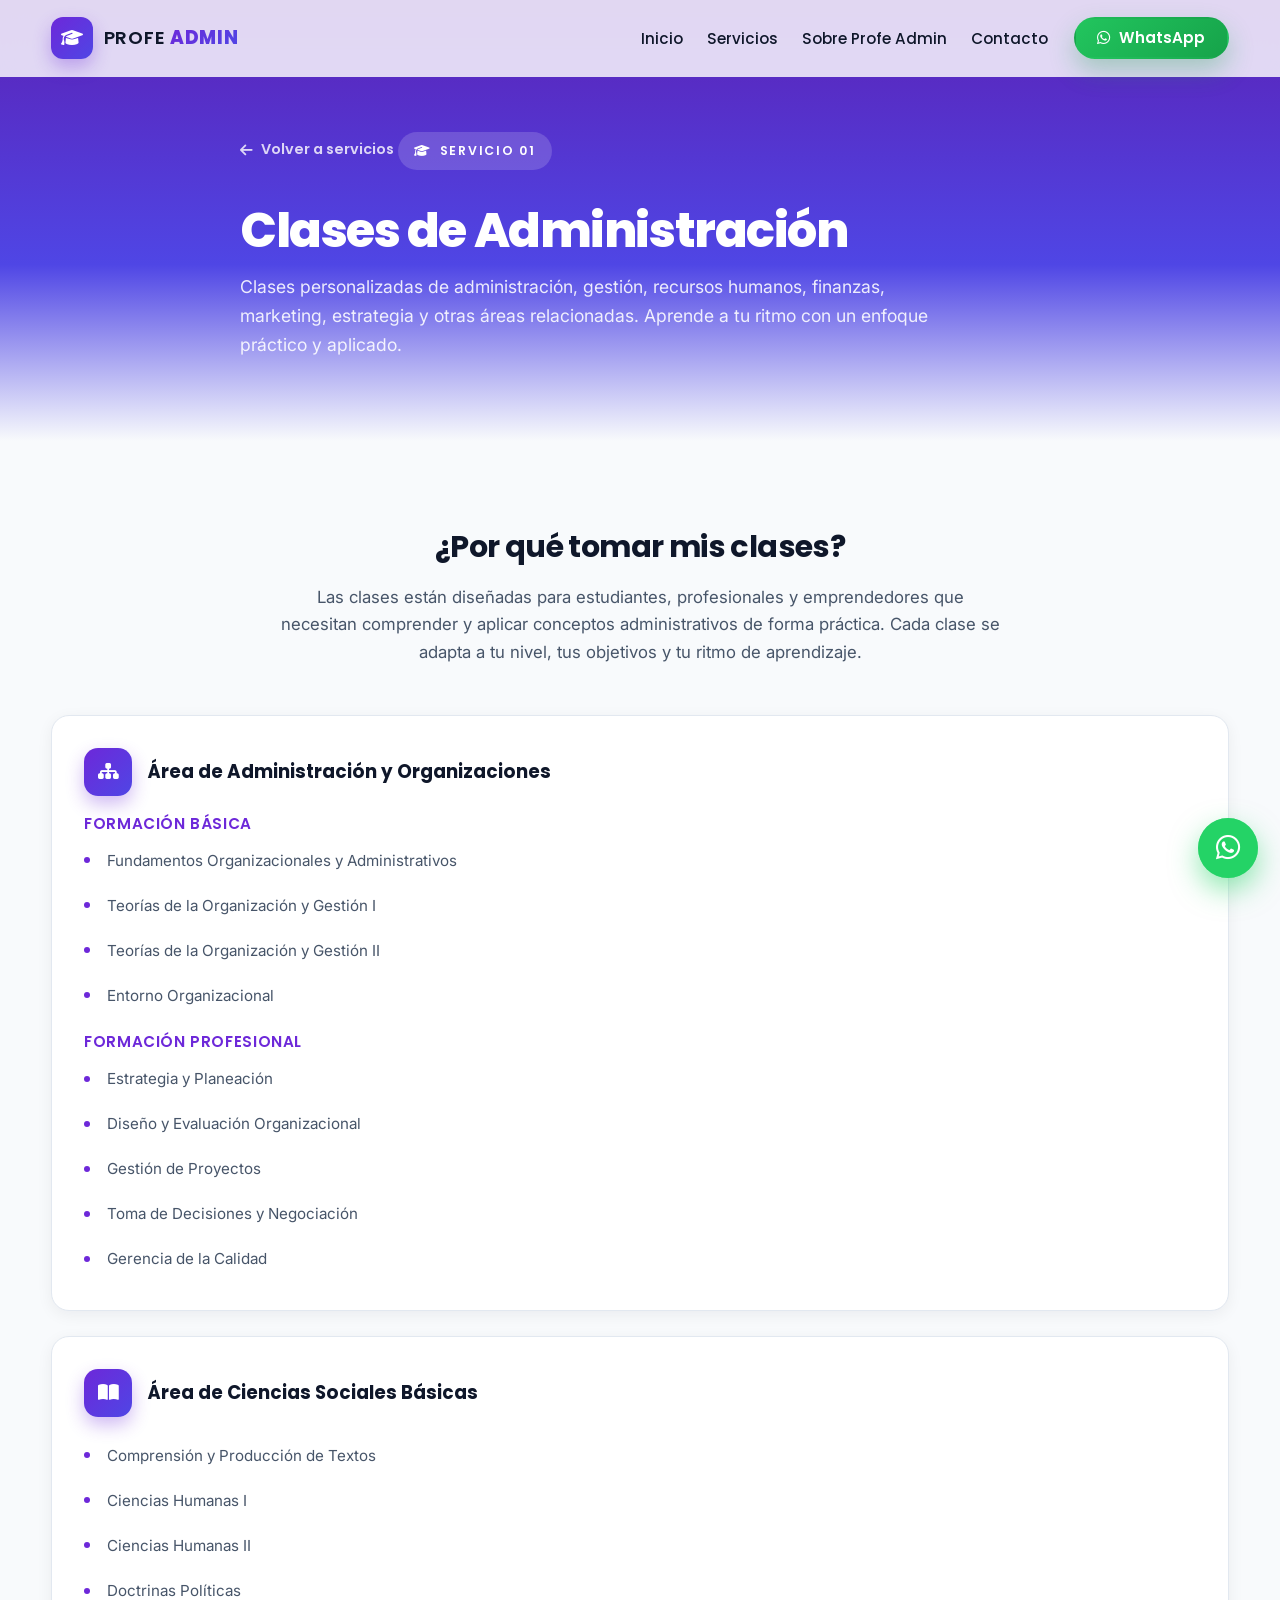
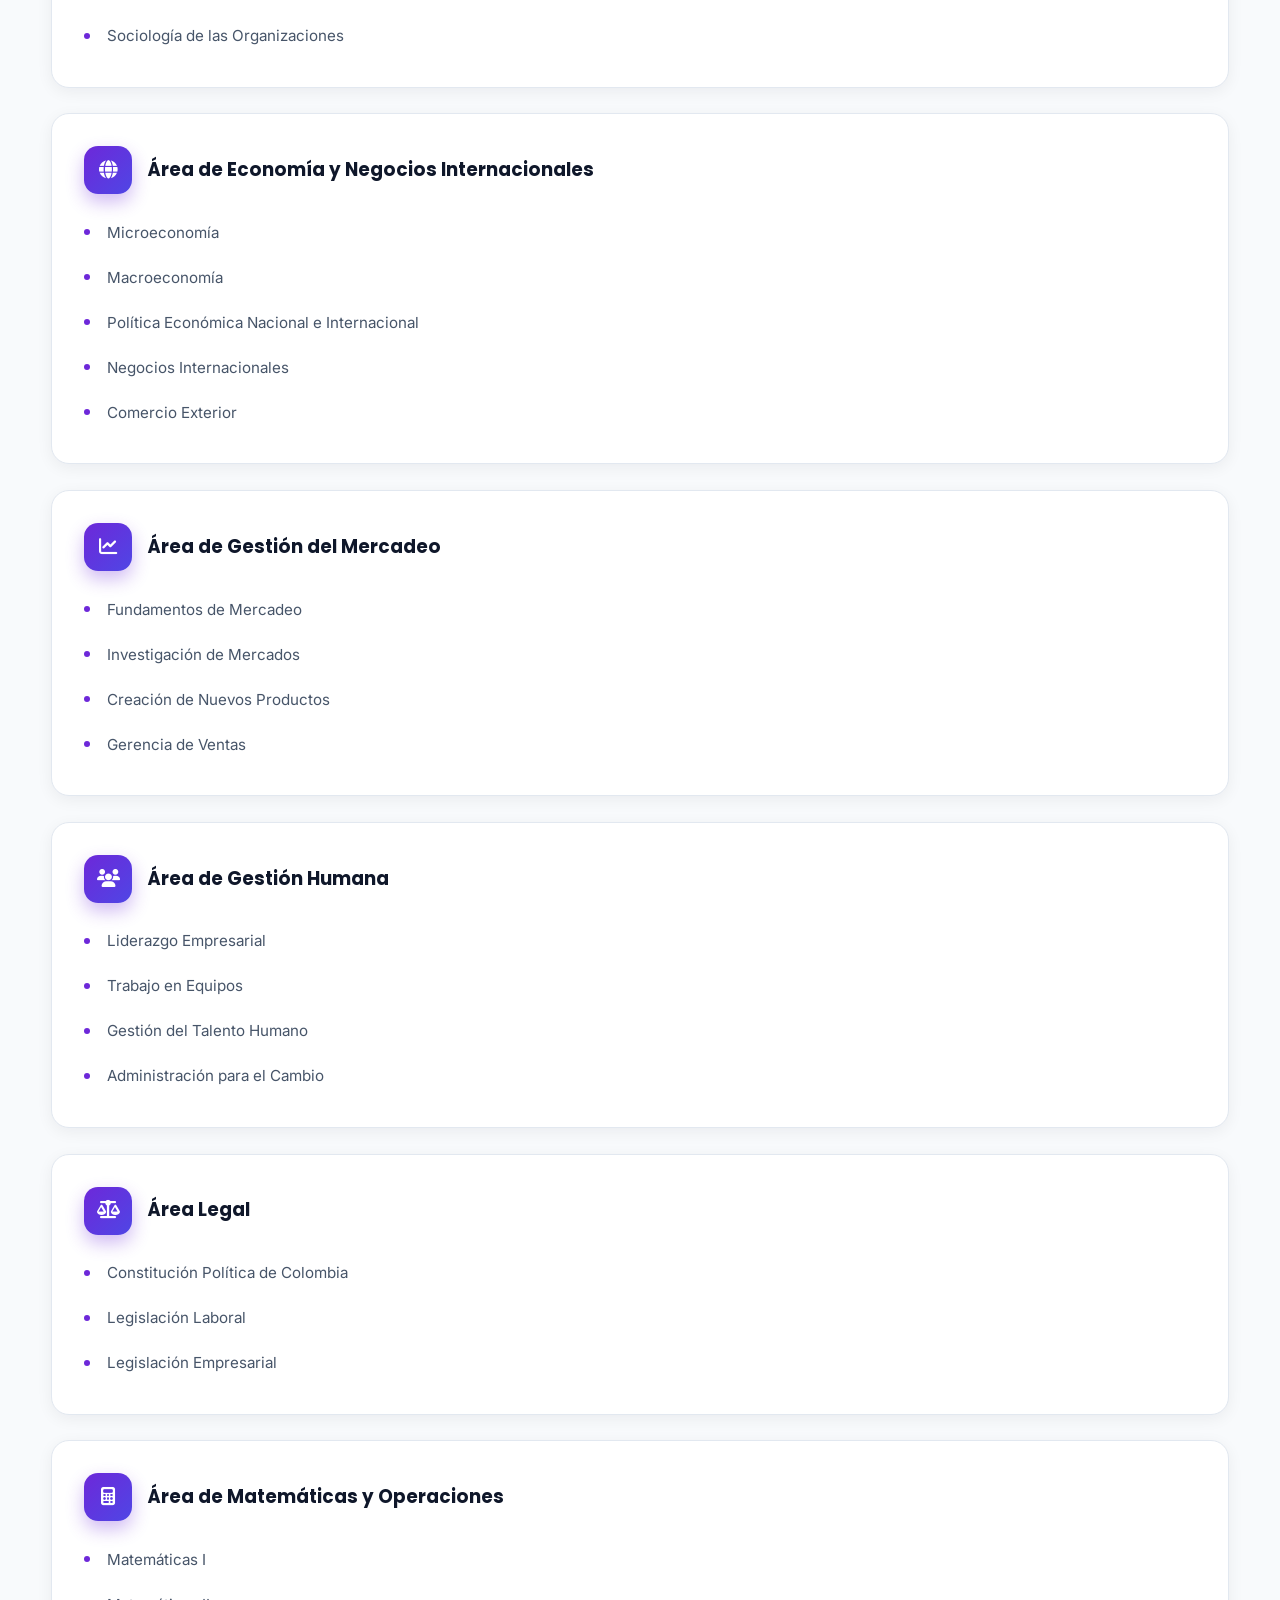
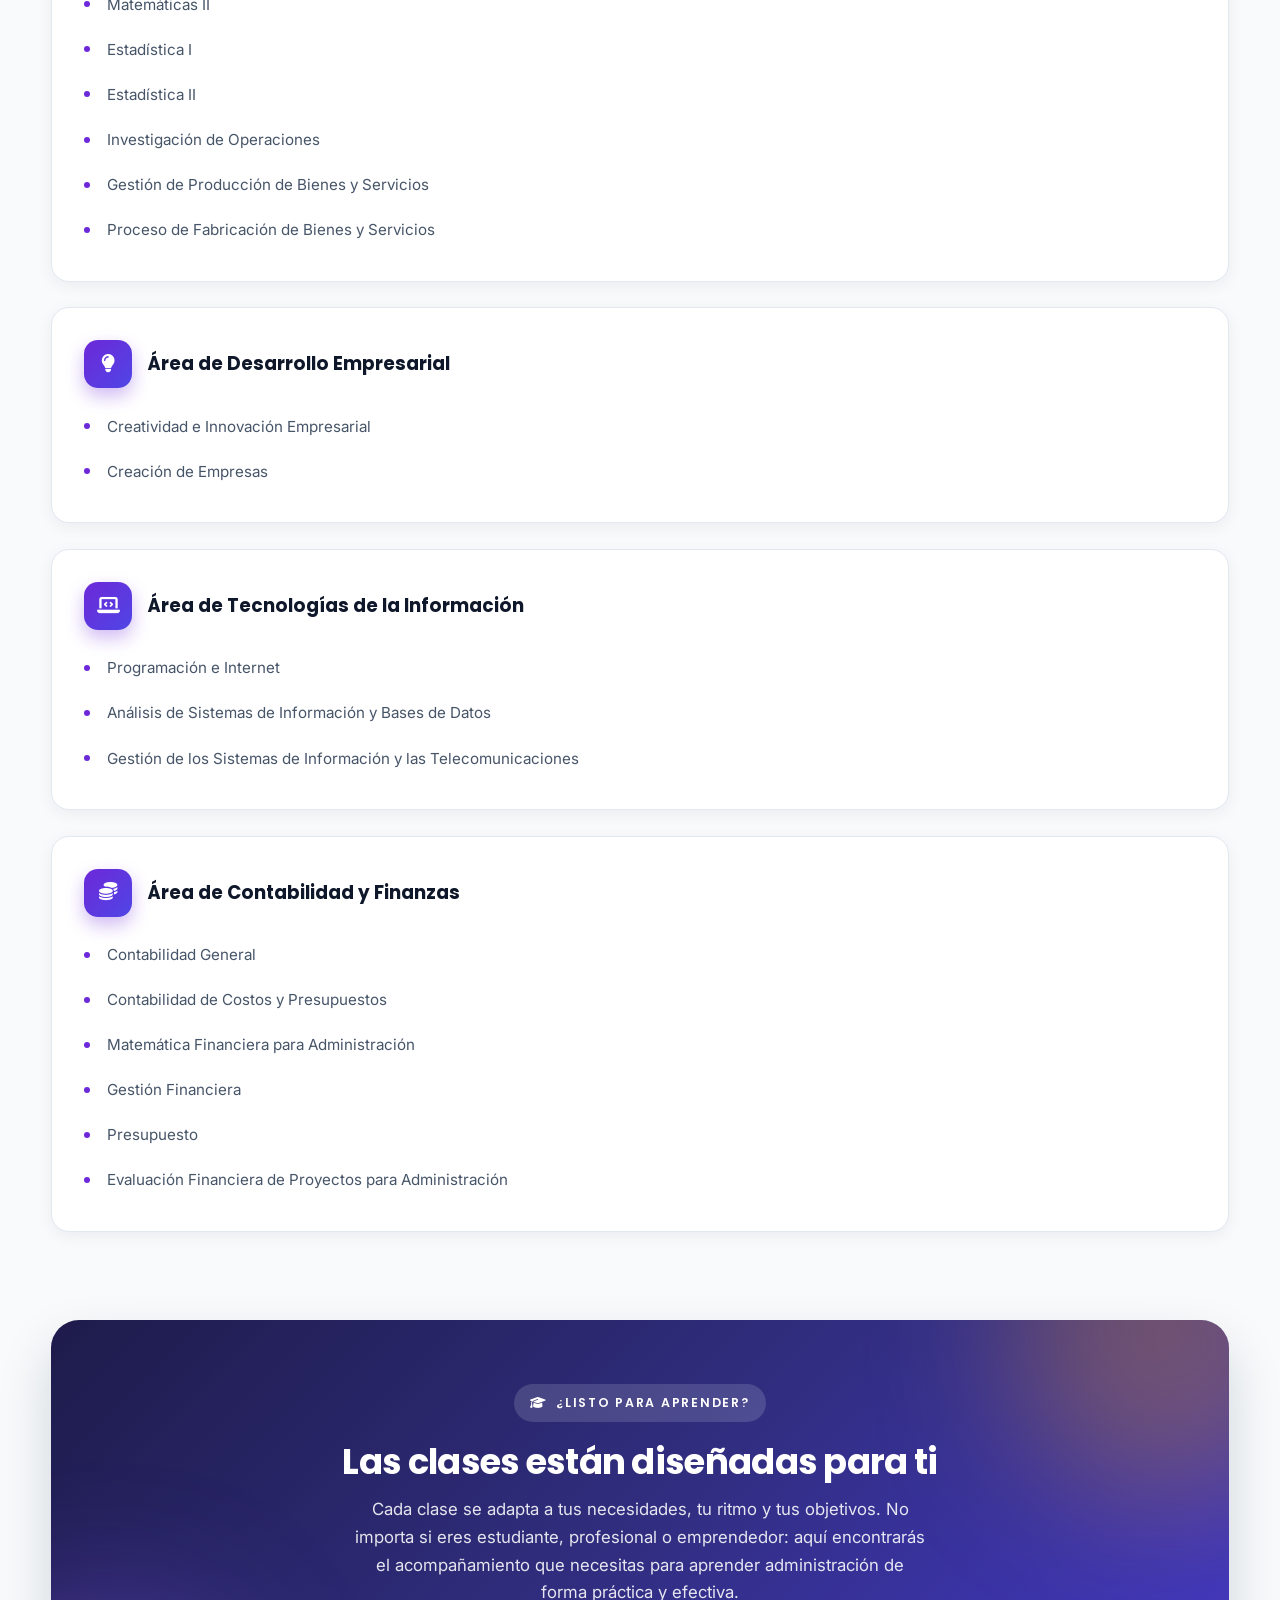
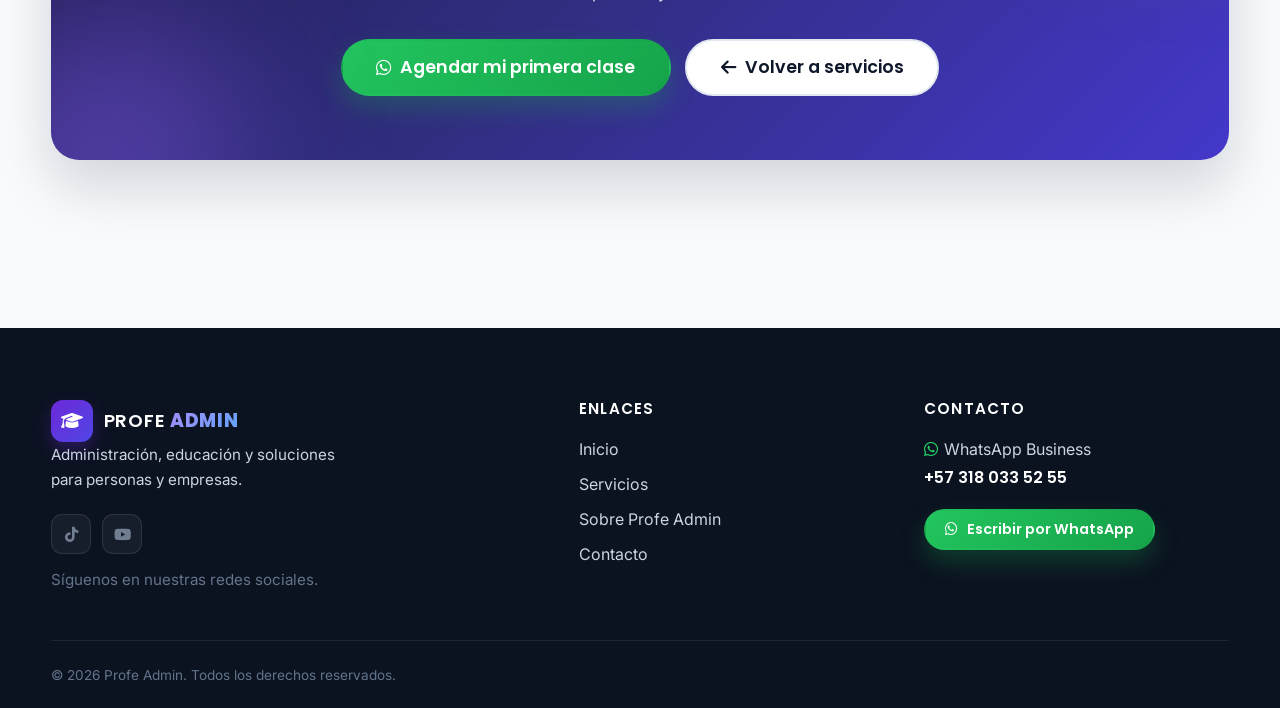
<file: servicios/clases.html>
<!DOCTYPE html>
<html lang="es">
<head>
    <meta charset="UTF-8">
    <meta name="viewport" content="width=device-width, initial-scale=1.0">
    <title>Profe Admin | Administración, asesorías, clases y soluciones empresariales</title>
    <meta name="description" content="Profe Admin ofrece clases, asesorías, conferencias, capacitaciones, auditorías, herramientas, plantillas y soluciones administrativas para estudiantes, profesionales, emprendedores y empresas.">
    <meta property="og:title" content="Profe Admin | Administración, asesorías, clases y soluciones empresariales">
    <meta property="og:description" content="Clases, asesorías, conferencias, herramientas y soluciones administrativas para estudiantes, profesionales, emprendedores y empresas.">
    <meta property="og:type" content="website">
    <link rel="icon" href="data:image/svg+xml,%3Csvg xmlns='http://www.w3.org/2000/svg' viewBox='0 0 64 64'%3E%3Cdefs%3E%3ClinearGradient id='g' x1='0' y1='0' x2='1' y2='1'%3E%3Cstop offset='0' stop-color='%236d28d9'/%3E%3Cstop offset='1' stop-color='%234f46e5'/%3E%3C/linearGradient%3E%3C/defs%3E%3Crect width='64' height='64' rx='14' fill='url(%23g)'/%3E%3Ctext x='32' y='42' font-family='Arial,sans-serif' font-size='28' font-weight='700' fill='white' text-anchor='middle'%3EPA%3C/text%3E%3C/svg%3E">
    <link rel="preconnect" href="https://fonts.googleapis.com">
    <link rel="preconnect" href="https://fonts.gstatic.com" crossorigin>
    <link href="https://fonts.googleapis.com/css2?family=Poppins:wght@500;600;700;800&family=Inter:wght@400;500;600&display=swap" rel="stylesheet">
    <link rel="stylesheet" href="https://cdnjs.cloudflare.com/ajax/libs/font-awesome/6.5.2/css/all.min.css">
    <link rel="stylesheet" href="../assets/css/style.css">
</head>
<body>
    <a class="skip-link" href="#main">Saltar al contenido</a>
    <header class="navbar" id="navbar">
        <div class="container nav-inner">
            <a class="brand" href="../index.html#inicio" aria-label="Profe Admin, ir al inicio">
                <span class="brand-mark" aria-hidden="true"><i class="fa-solid fa-graduation-cap"></i></span>
                <span class="brand-text">PROFE <strong>ADMIN</strong></span>
            </a>
            <button class="menu-toggle" id="menuToggle" type="button"
                    aria-expanded="false" aria-controls="navMenu" aria-label="Abrir menú de navegación">
                <i class="fa-solid fa-bars" aria-hidden="true"></i>
                <i class="fa-solid fa-xmark" aria-hidden="true"></i>
            </button>
            <nav class="nav-menu" id="navMenu" aria-label="Navegación principal">
                <ul class="nav-list">
                    <li><a href="../index.html#inicio">Inicio</a></li>
                    <li><a href="../index.html#servicios">Servicios</a></li>
                    <li><a href="../index.html#sobre">Sobre Profe Admin</a></li>
                    <li><a href="../index.html#contacto">Contacto</a></li>
                </ul>
                <a class="btn btn-wa btn-nav" href="https://wa.me/573180335255?text=Hola%20Profe%20Admin%2C%20quiero%20informaci%C3%B3n." target="_blank" rel="noopener">
                    <i class="fa-brands fa-whatsapp" aria-hidden="true"></i> WhatsApp
                </a>
            </nav>
        </div>
    </header>
    <main id="main">

<section class="service-hero">
    <div class="container">
        <a class="service-back" href="../index.html#servicios">
            <i class="fa-solid fa-arrow-left" aria-hidden="true"></i> Volver a servicios
        </a>
        <span class="eyebrow">
            <i class="fa-solid fa-graduation-cap" aria-hidden="true"></i> Servicio 01
        </span>
        <h1 class="service-title">Clases de Administración</h1>
        <p class="service-sub">Clases personalizadas de administración, gestión, recursos humanos, finanzas, marketing, estrategia y otras áreas relacionadas. Aprende a tu ritmo con un enfoque práctico y aplicado.</p>
    </div>
</section>

<section class="section">
    <div class="container">
        <div class="service-intro reveal">
            <h2>¿Por qué tomar mis clases?</h2>
            <p>Las clases están diseñadas para estudiantes, profesionales y emprendedores que necesitan comprender y aplicar conceptos administrativos de forma práctica. Cada clase se adapta a tu nivel, tus objetivos y tu ritmo de aprendizaje.</p>
        </div>

        <div class="service-grid">

            <div class="service-area reveal">
                <div class="service-area-header">
                    <span class="service-area-icon"><i class="fa-solid fa-sitemap"></i></span>
                    <h3>Área de Administración y Organizaciones</h3>
                </div>
                <div class="service-area-content">
                    <h4>Formación Básica</h4>
                    <ul>
                        <li>Fundamentos Organizacionales y Administrativos</li>
                        <li>Teorías de la Organización y Gestión I</li>
                        <li>Teorías de la Organización y Gestión II</li>
                        <li>Entorno Organizacional</li>
                    </ul>
                    <h4>Formación Profesional</h4>
                    <ul>
                        <li>Estrategia y Planeación</li>
                        <li>Diseño y Evaluación Organizacional</li>
                        <li>Gestión de Proyectos</li>
                        <li>Toma de Decisiones y Negociación</li>
                        <li>Gerencia de la Calidad</li>
                    </ul>
                </div>
            </div>

            <div class="service-area reveal">
                <div class="service-area-header">
                    <span class="service-area-icon"><i class="fa-solid fa-book-open"></i></span>
                    <h3>Área de Ciencias Sociales Básicas</h3>
                </div>
                <div class="service-area-content">
                    <ul>
                        <li>Comprensión y Producción de Textos</li>
                        <li>Ciencias Humanas I</li>
                        <li>Ciencias Humanas II</li>
                        <li>Doctrinas Políticas</li>
                        <li>Sociología de las Organizaciones</li>
                    </ul>
                </div>
            </div>

            <div class="service-area reveal">
                <div class="service-area-header">
                    <span class="service-area-icon"><i class="fa-solid fa-globe"></i></span>
                    <h3>Área de Economía y Negocios Internacionales</h3>
                </div>
                <div class="service-area-content">
                    <ul>
                        <li>Microeconomía</li>
                        <li>Macroeconomía</li>
                        <li>Política Económica Nacional e Internacional</li>
                        <li>Negocios Internacionales</li>
                        <li>Comercio Exterior</li>
                    </ul>
                </div>
            </div>

            <div class="service-area reveal">
                <div class="service-area-header">
                    <span class="service-area-icon"><i class="fa-solid fa-chart-line"></i></span>
                    <h3>Área de Gestión del Mercadeo</h3>
                </div>
                <div class="service-area-content">
                    <ul>
                        <li>Fundamentos de Mercadeo</li>
                        <li>Investigación de Mercados</li>
                        <li>Creación de Nuevos Productos</li>
                        <li>Gerencia de Ventas</li>
                    </ul>
                </div>
            </div>

            <div class="service-area reveal">
                <div class="service-area-header">
                    <span class="service-area-icon"><i class="fa-solid fa-users"></i></span>
                    <h3>Área de Gestión Humana</h3>
                </div>
                <div class="service-area-content">
                    <ul>
                        <li>Liderazgo Empresarial</li>
                        <li>Trabajo en Equipos</li>
                        <li>Gestión del Talento Humano</li>
                        <li>Administración para el Cambio</li>
                    </ul>
                </div>
            </div>

            <div class="service-area reveal">
                <div class="service-area-header">
                    <span class="service-area-icon"><i class="fa-solid fa-scale-balanced"></i></span>
                    <h3>Área Legal</h3>
                </div>
                <div class="service-area-content">
                    <ul>
                        <li>Constitución Política de Colombia</li>
                        <li>Legislación Laboral</li>
                        <li>Legislación Empresarial</li>
                    </ul>
                </div>
            </div>

            <div class="service-area reveal">
                <div class="service-area-header">
                    <span class="service-area-icon"><i class="fa-solid fa-calculator"></i></span>
                    <h3>Área de Matemáticas y Operaciones</h3>
                </div>
                <div class="service-area-content">
                    <ul>
                        <li>Matemáticas I</li>
                        <li>Matemáticas II</li>
                        <li>Estadística I</li>
                        <li>Estadística II</li>
                        <li>Investigación de Operaciones</li>
                        <li>Gestión de Producción de Bienes y Servicios</li>
                        <li>Proceso de Fabricación de Bienes y Servicios</li>
                    </ul>
                </div>
            </div>

            <div class="service-area reveal">
                <div class="service-area-header">
                    <span class="service-area-icon"><i class="fa-solid fa-lightbulb"></i></span>
                    <h3>Área de Desarrollo Empresarial</h3>
                </div>
                <div class="service-area-content">
                    <ul>
                        <li>Creatividad e Innovación Empresarial</li>
                        <li>Creación de Empresas</li>
                    </ul>
                </div>
            </div>

            <div class="service-area reveal">
                <div class="service-area-header">
                    <span class="service-area-icon"><i class="fa-solid fa-laptop-code"></i></span>
                    <h3>Área de Tecnologías de la Información</h3>
                </div>
                <div class="service-area-content">
                    <ul>
                        <li>Programación e Internet</li>
                        <li>Análisis de Sistemas de Información y Bases de Datos</li>
                        <li>Gestión de los Sistemas de Información y las Telecomunicaciones</li>
                    </ul>
                </div>
            </div>

            <div class="service-area reveal">
                <div class="service-area-header">
                    <span class="service-area-icon"><i class="fa-solid fa-coins"></i></span>
                    <h3>Área de Contabilidad y Finanzas</h3>
                </div>
                <div class="service-area-content">
                    <ul>
                        <li>Contabilidad General</li>
                        <li>Contabilidad de Costos y Presupuestos</li>
                        <li>Matemática Financiera para Administración</li>
                        <li>Gestión Financiera</li>
                        <li>Presupuesto</li>
                        <li>Evaluación Financiera de Proyectos para Administración</li>
                    </ul>
                </div>
            </div>

        </div>
    </div>
</section>

<section class="section service-cta-section">
    <div class="container">
        <div class="service-cta-box reveal">
            <span class="eyebrow eyebrow-light">
                <i class="fa-solid fa-graduation-cap" aria-hidden="true"></i> ¿Listo para aprender?
            </span>
            <h2>Las clases están diseñadas para ti</h2>
            <p>Cada clase se adapta a tus necesidades, tu ritmo y tus objetivos. No importa si eres estudiante, profesional o emprendedor: aquí encontrarás el acompañamiento que necesitas para aprender administración de forma práctica y efectiva.</p>
            <div class="service-cta-actions">
                <a class="btn btn-wa btn-lg" href="https://wa.me/573180335255?text=Hola%20Profe%20Admin%2C%20quiero%20informaci%C3%B3n%20sobre%20las%20clases%20de%20administraci%C3%B3n." target="_blank" rel="noopener">
                    <i class="fa-brands fa-whatsapp" aria-hidden="true"></i> Agendar mi primera clase
                </a>
                <a class="btn btn-ghost btn-lg" href="../index.html#servicios">
                    <i class="fa-solid fa-arrow-left" aria-hidden="true"></i> Volver a servicios
                </a>
            </div>
        </div>
    </div>
</section>

    </main>

    <footer class="footer">
        <div class="container">
            <div class="footer-grid">
                <div class="footer-brand">
                    <a class="brand" href="../index.html#inicio" aria-label="Profe Admin, ir al inicio">
                        <span class="brand-mark" aria-hidden="true"><i class="fa-solid fa-graduation-cap"></i></span>
                        <span class="brand-text">PROFE <strong>ADMIN</strong></span>
                    </a>
                    <p>Administración, educación y soluciones para personas y empresas.</p>
                    <div class="footer-social" aria-label="Redes sociales">
                        <span class="social-ph" title="Síguenos en TikTok" aria-label="Síguenos en TikTok"><i class="fa-brands fa-tiktok" aria-hidden="true"></i></span>
                        <span class="social-ph" title="Síguenos en YouTube" aria-label="Síguenos en YouTube"><i class="fa-brands fa-youtube" aria-hidden="true"></i></span>
                    </div>
                    <p class="social-note">Síguenos en nuestras redes sociales.</p>
                </div>
                <div class="footer-col">
                    <h4>Enlaces</h4>
                    <ul>
                        <li><a href="../index.html#inicio">Inicio</a></li>
                        <li><a href="../index.html#servicios">Servicios</a></li>
                        <li><a href="../index.html#sobre">Sobre Profe Admin</a></li>
                        <li><a href="../index.html#contacto">Contacto</a></li>
                    </ul>
                </div>
                <div class="footer-col">
                    <h4>Contacto</h4>
                    <p class="footer-contact">
                        <i class="fa-brands fa-whatsapp" aria-hidden="true"></i>WhatsApp Business
                        <strong>+57 318 033 52 55</strong>
                    </p>
                    <a class="btn btn-wa btn-sm" href="https://wa.me/573180335255?text=Hola%20Profe%20Admin%2C%20quiero%20informaci%C3%B3n." target="_blank" rel="noopener">
                        <i class="fa-brands fa-whatsapp" aria-hidden="true"></i> Escribir por WhatsApp
                    </a>
                </div>
            </div>
            <div class="footer-bottom">
                <p>&copy; <span id="year">2026</span> Profe Admin. Todos los derechos reservados.</p>
            </div>
        </div>
    </footer>

    <a class="wa-float" href="https://wa.me/573180335255?text=Hola%20Profe%20Admin%2C%20quiero%20informaci%C3%B3n." target="_blank" rel="noopener" aria-label="Escribir por WhatsApp">
        <i class="fa-brands fa-whatsapp" aria-hidden="true"></i>
        <span class="wa-tooltip" role="tooltip">¿Hablamos?</span>
    </a>

    <script src="../assets/js/script.js"></script>
</body>
</html>
</file>
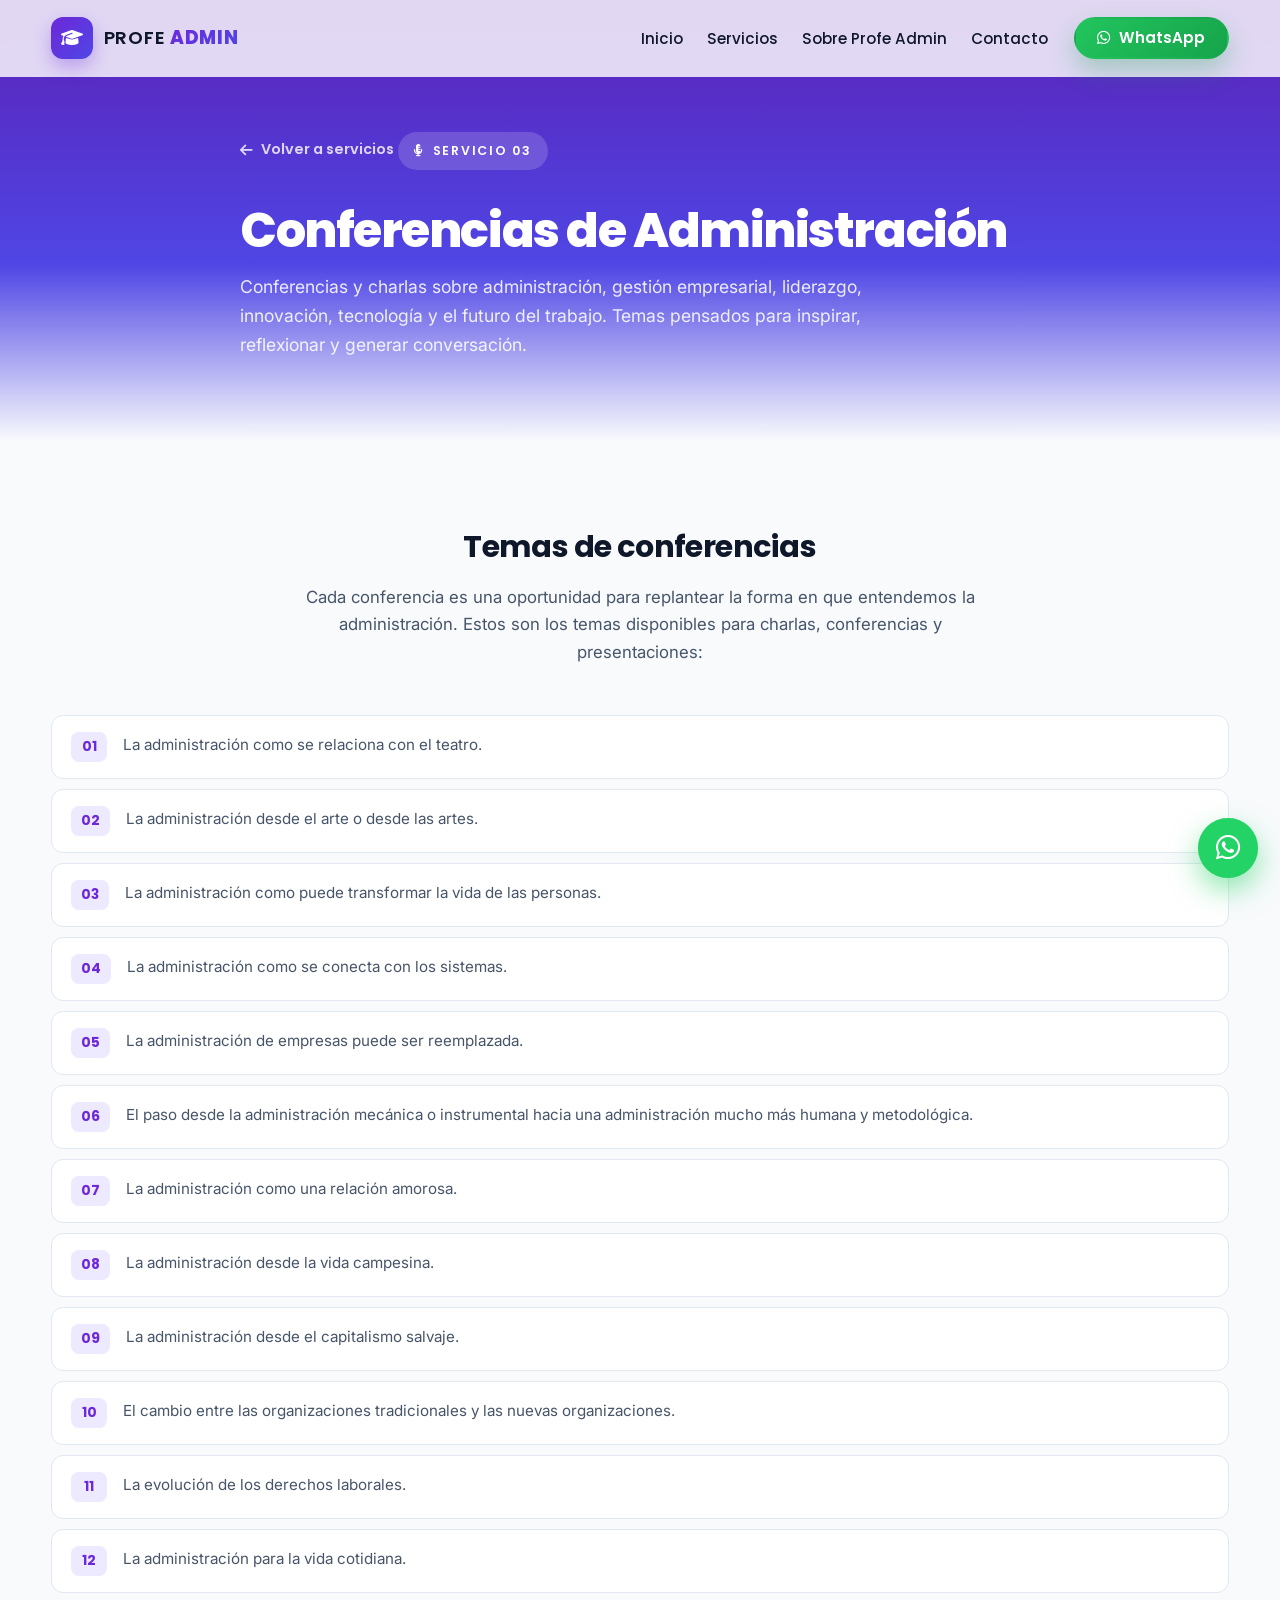
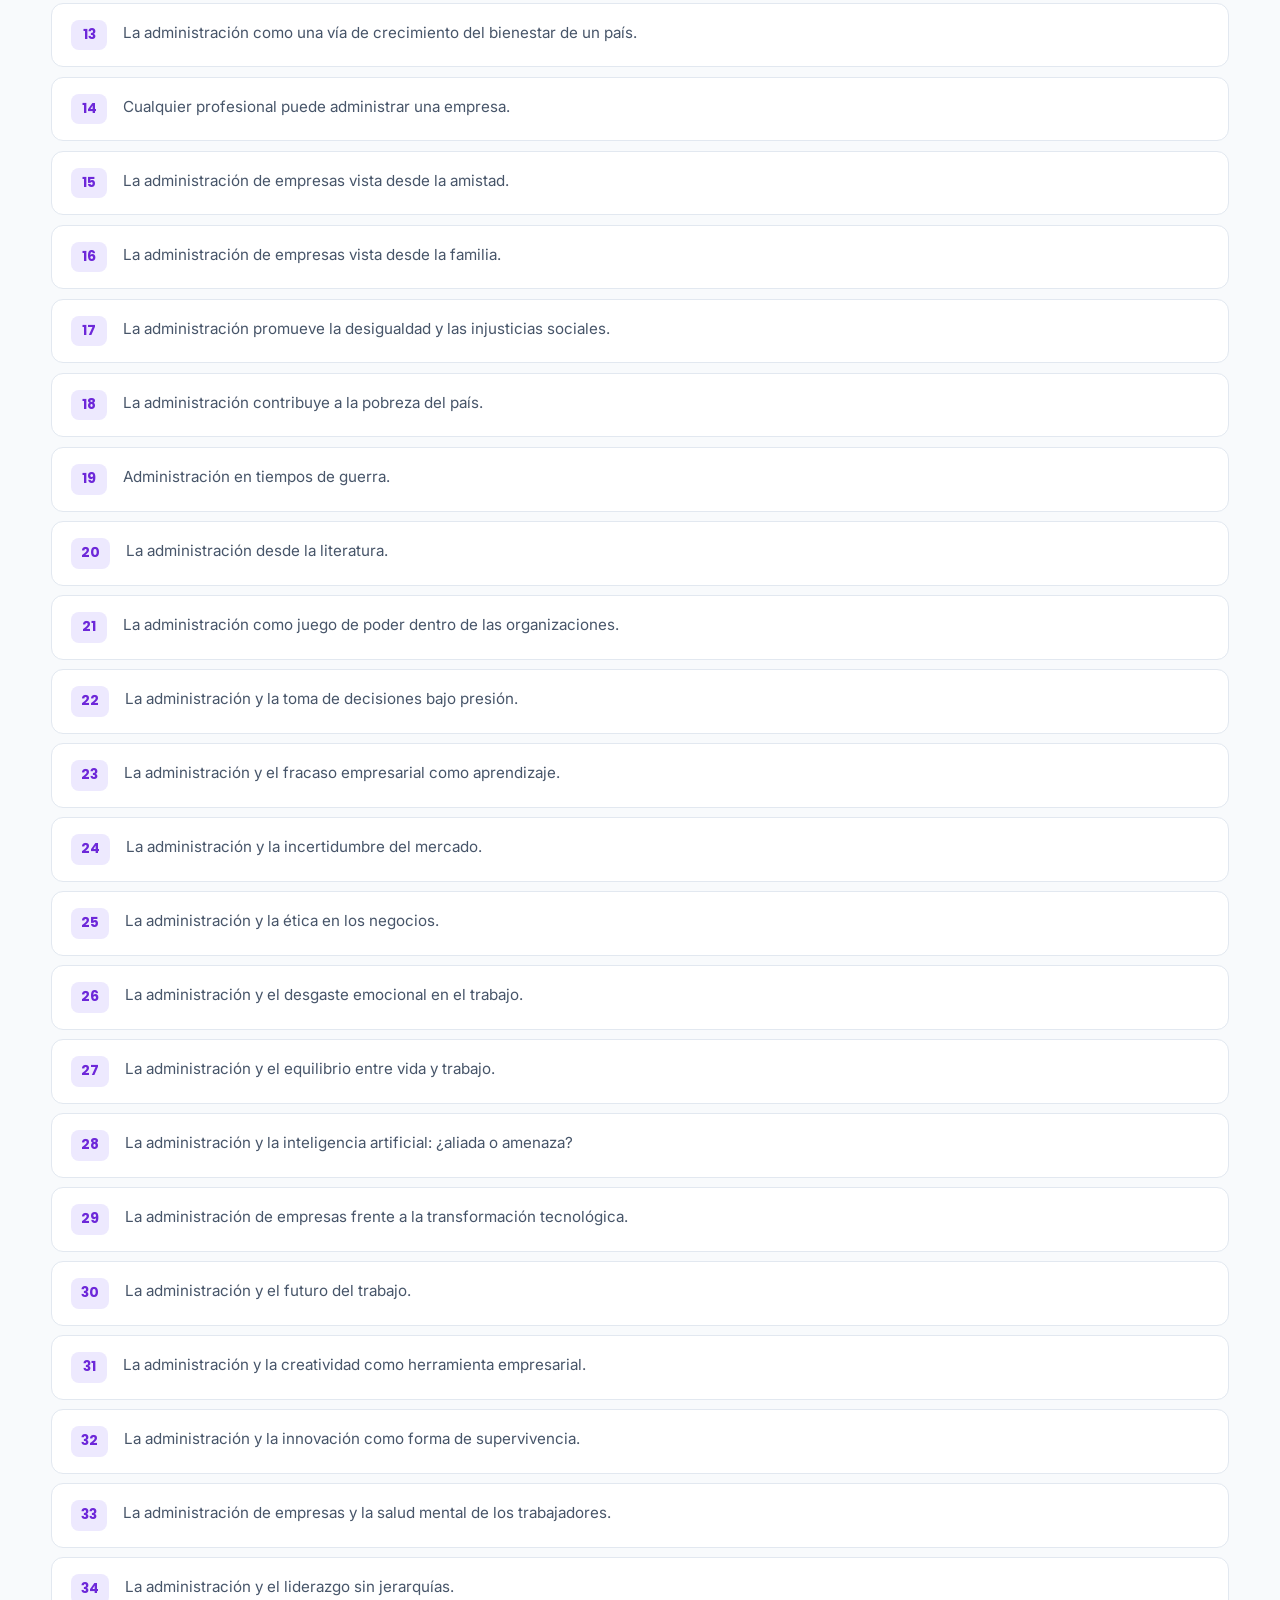
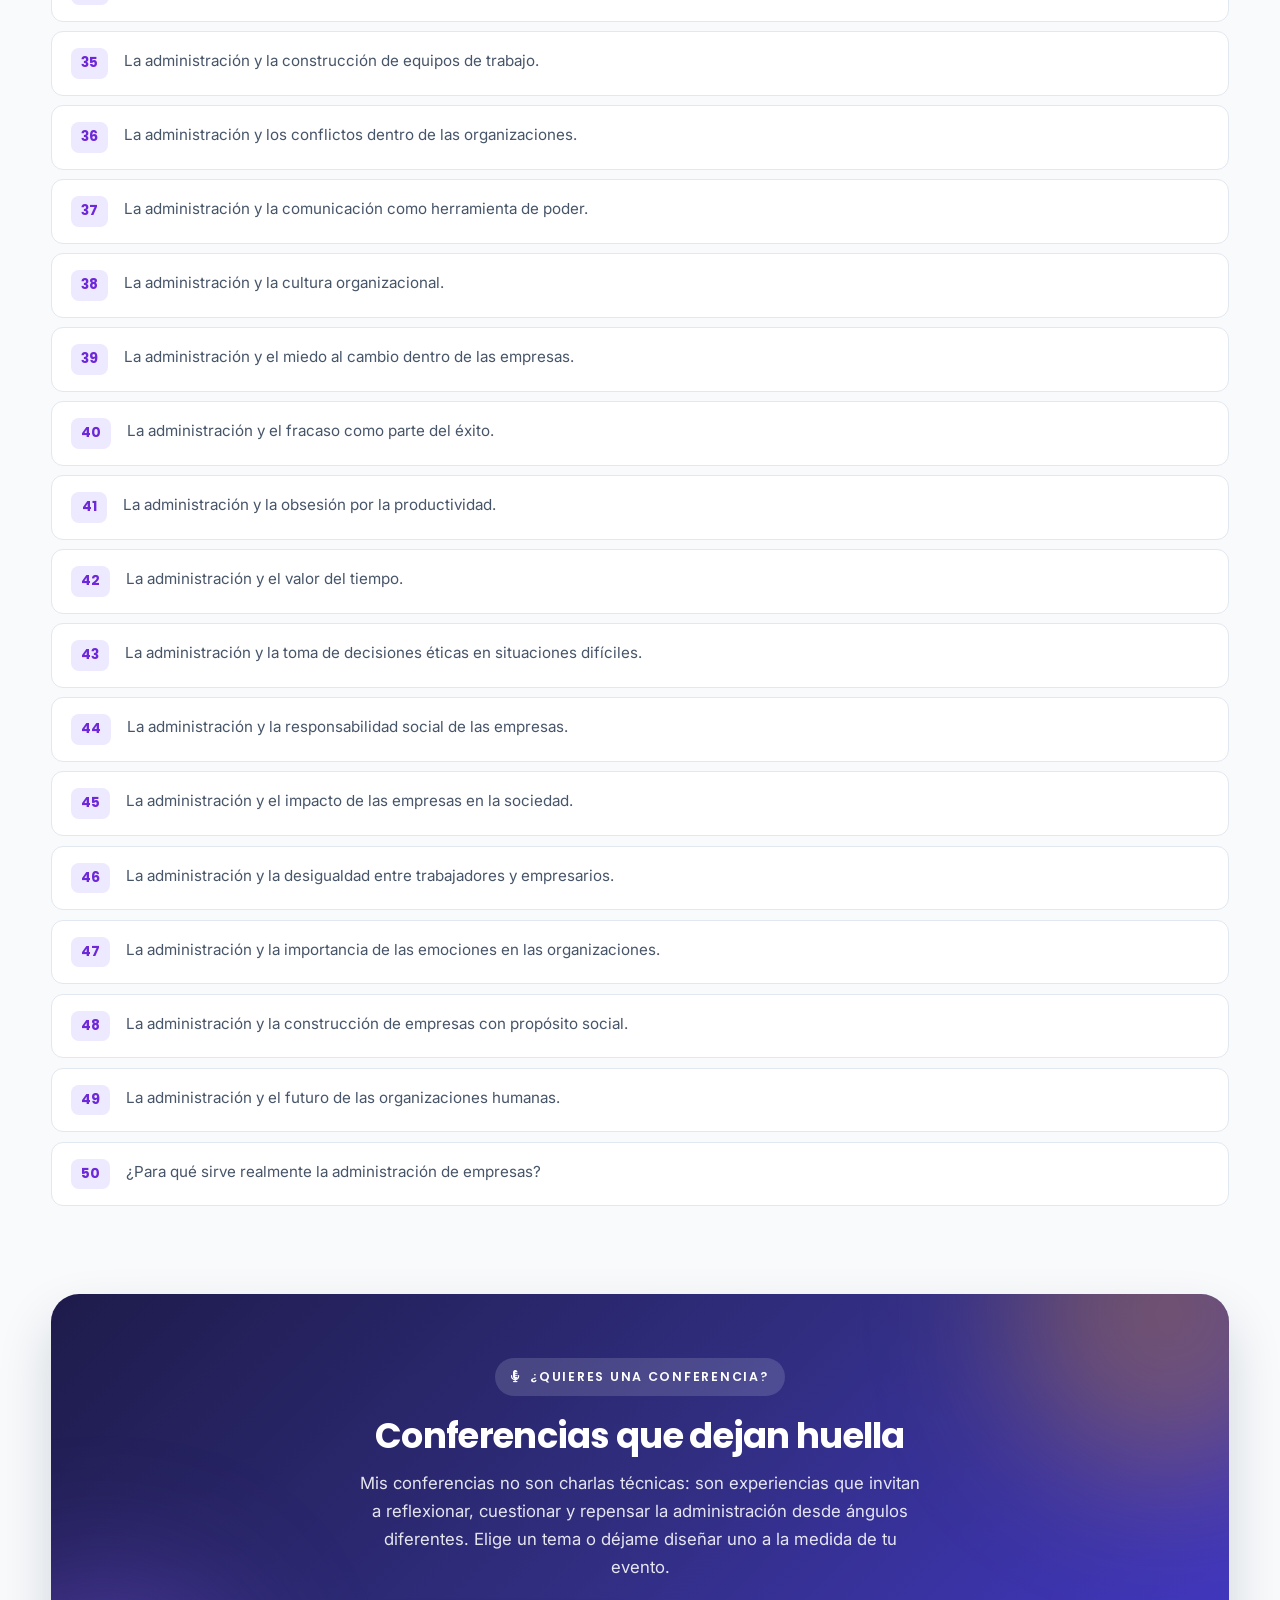
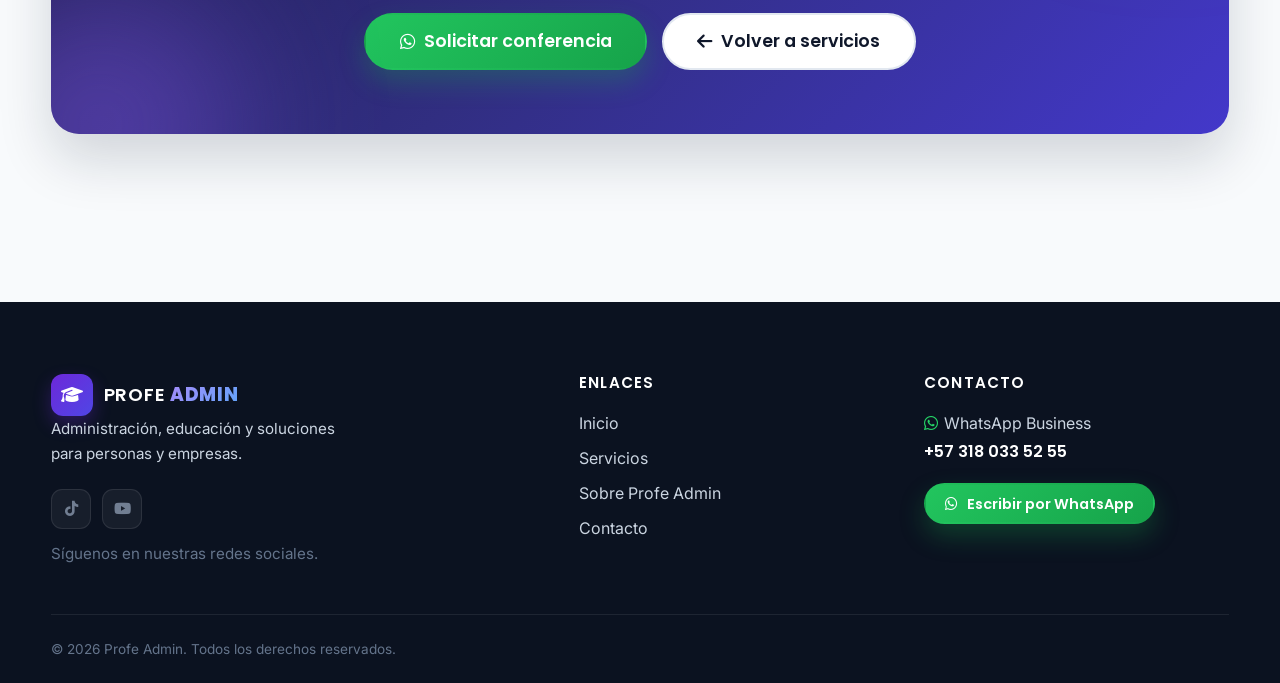
<file: servicios/conferencias.html>
<!DOCTYPE html>
<html lang="es">
<head>
    <meta charset="UTF-8">
    <meta name="viewport" content="width=device-width, initial-scale=1.0">
    <title>Profe Admin | Administración, asesorías, clases y soluciones empresariales</title>
    <meta name="description" content="Profe Admin ofrece clases, asesorías, conferencias, capacitaciones, auditorías, herramientas, plantillas y soluciones administrativas para estudiantes, profesionales, emprendedores y empresas.">
    <meta property="og:title" content="Profe Admin | Administración, asesorías, clases y soluciones empresariales">
    <meta property="og:description" content="Clases, asesorías, conferencias, herramientas y soluciones administrativas para estudiantes, profesionales, emprendedores y empresas.">
    <meta property="og:type" content="website">
    <link rel="icon" href="data:image/svg+xml,%3Csvg xmlns='http://www.w3.org/2000/svg' viewBox='0 0 64 64'%3E%3Cdefs%3E%3ClinearGradient id='g' x1='0' y1='0' x2='1' y2='1'%3E%3Cstop offset='0' stop-color='%236d28d9'/%3E%3Cstop offset='1' stop-color='%234f46e5'/%3E%3C/linearGradient%3E%3C/defs%3E%3Crect width='64' height='64' rx='14' fill='url(%23g)'/%3E%3Ctext x='32' y='42' font-family='Arial,sans-serif' font-size='28' font-weight='700' fill='white' text-anchor='middle'%3EPA%3C/text%3E%3C/svg%3E">
    <link rel="preconnect" href="https://fonts.googleapis.com">
    <link rel="preconnect" href="https://fonts.gstatic.com" crossorigin>
    <link href="https://fonts.googleapis.com/css2?family=Poppins:wght@500;600;700;800&family=Inter:wght@400;500;600&display=swap" rel="stylesheet">
    <link rel="stylesheet" href="https://cdnjs.cloudflare.com/ajax/libs/font-awesome/6.5.2/css/all.min.css">
    <link rel="stylesheet" href="../assets/css/style.css">
</head>
<body>
    <a class="skip-link" href="#main">Saltar al contenido</a>
    <header class="navbar" id="navbar">
        <div class="container nav-inner">
            <a class="brand" href="../index.html#inicio" aria-label="Profe Admin, ir al inicio">
                <span class="brand-mark" aria-hidden="true"><i class="fa-solid fa-graduation-cap"></i></span>
                <span class="brand-text">PROFE <strong>ADMIN</strong></span>
            </a>
            <button class="menu-toggle" id="menuToggle" type="button"
                    aria-expanded="false" aria-controls="navMenu" aria-label="Abrir menú de navegación">
                <i class="fa-solid fa-bars" aria-hidden="true"></i>
                <i class="fa-solid fa-xmark" aria-hidden="true"></i>
            </button>
            <nav class="nav-menu" id="navMenu" aria-label="Navegación principal">
                <ul class="nav-list">
                    <li><a href="../index.html#inicio">Inicio</a></li>
                    <li><a href="../index.html#servicios">Servicios</a></li>
                    <li><a href="../index.html#sobre">Sobre Profe Admin</a></li>
                    <li><a href="../index.html#contacto">Contacto</a></li>
                </ul>
                <a class="btn btn-wa btn-nav" href="https://wa.me/573180335255?text=Hola%20Profe%20Admin%2C%20quiero%20informaci%C3%B3n." target="_blank" rel="noopener">
                    <i class="fa-brands fa-whatsapp" aria-hidden="true"></i> WhatsApp
                </a>
            </nav>
        </div>
    </header>
    <main id="main">

<section class="service-hero">
    <div class="container">
        <a class="service-back" href="../index.html#servicios">
            <i class="fa-solid fa-arrow-left" aria-hidden="true"></i> Volver a servicios
        </a>
        <span class="eyebrow">
            <i class="fa-solid fa-microphone-lines" aria-hidden="true"></i> Servicio 03
        </span>
        <h1 class="service-title">Conferencias de Administración</h1>
        <p class="service-sub">Conferencias y charlas sobre administración, gestión empresarial, liderazgo, innovación, tecnología y el futuro del trabajo. Temas pensados para inspirar, reflexionar y generar conversación.</p>
    </div>
</section>

<section class="section">
    <div class="container">
        <div class="service-intro reveal">
            <h2>Temas de conferencias</h2>
            <p>Cada conferencia es una oportunidad para replantear la forma en que entendemos la administración. Estos son los temas disponibles para charlas, conferencias y presentaciones:</p>
        </div>

        <div class="service-grid service-grid-numbers">
            <div class="service-number-item reveal"><span class="sn">01</span><span>La administración como se relaciona con el teatro.</span></div>
            <div class="service-number-item reveal"><span class="sn">02</span><span>La administración desde el arte o desde las artes.</span></div>
            <div class="service-number-item reveal"><span class="sn">03</span><span>La administración como puede transformar la vida de las personas.</span></div>
            <div class="service-number-item reveal"><span class="sn">04</span><span>La administración como se conecta con los sistemas.</span></div>
            <div class="service-number-item reveal"><span class="sn">05</span><span>La administración de empresas puede ser reemplazada.</span></div>
            <div class="service-number-item reveal"><span class="sn">06</span><span>El paso desde la administración mecánica o instrumental hacia una administración mucho más humana y metodológica.</span></div>
            <div class="service-number-item reveal"><span class="sn">07</span><span>La administración como una relación amorosa.</span></div>
            <div class="service-number-item reveal"><span class="sn">08</span><span>La administración desde la vida campesina.</span></div>
            <div class="service-number-item reveal"><span class="sn">09</span><span>La administración desde el capitalismo salvaje.</span></div>
            <div class="service-number-item reveal"><span class="sn">10</span><span>El cambio entre las organizaciones tradicionales y las nuevas organizaciones.</span></div>
            <div class="service-number-item reveal"><span class="sn">11</span><span>La evolución de los derechos laborales.</span></div>
            <div class="service-number-item reveal"><span class="sn">12</span><span>La administración para la vida cotidiana.</span></div>
            <div class="service-number-item reveal"><span class="sn">13</span><span>La administración como una vía de crecimiento del bienestar de un país.</span></div>
            <div class="service-number-item reveal"><span class="sn">14</span><span>Cualquier profesional puede administrar una empresa.</span></div>
            <div class="service-number-item reveal"><span class="sn">15</span><span>La administración de empresas vista desde la amistad.</span></div>
            <div class="service-number-item reveal"><span class="sn">16</span><span>La administración de empresas vista desde la familia.</span></div>
            <div class="service-number-item reveal"><span class="sn">17</span><span>La administración promueve la desigualdad y las injusticias sociales.</span></div>
            <div class="service-number-item reveal"><span class="sn">18</span><span>La administración contribuye a la pobreza del país.</span></div>
            <div class="service-number-item reveal"><span class="sn">19</span><span>Administración en tiempos de guerra.</span></div>
            <div class="service-number-item reveal"><span class="sn">20</span><span>La administración desde la literatura.</span></div>
            <div class="service-number-item reveal"><span class="sn">21</span><span>La administración como juego de poder dentro de las organizaciones.</span></div>
            <div class="service-number-item reveal"><span class="sn">22</span><span>La administración y la toma de decisiones bajo presión.</span></div>
            <div class="service-number-item reveal"><span class="sn">23</span><span>La administración y el fracaso empresarial como aprendizaje.</span></div>
            <div class="service-number-item reveal"><span class="sn">24</span><span>La administración y la incertidumbre del mercado.</span></div>
            <div class="service-number-item reveal"><span class="sn">25</span><span>La administración y la ética en los negocios.</span></div>
            <div class="service-number-item reveal"><span class="sn">26</span><span>La administración y el desgaste emocional en el trabajo.</span></div>
            <div class="service-number-item reveal"><span class="sn">27</span><span>La administración y el equilibrio entre vida y trabajo.</span></div>
            <div class="service-number-item reveal"><span class="sn">28</span><span>La administración y la inteligencia artificial: ¿aliada o amenaza?</span></div>
            <div class="service-number-item reveal"><span class="sn">29</span><span>La administración de empresas frente a la transformación tecnológica.</span></div>
            <div class="service-number-item reveal"><span class="sn">30</span><span>La administración y el futuro del trabajo.</span></div>
            <div class="service-number-item reveal"><span class="sn">31</span><span>La administración y la creatividad como herramienta empresarial.</span></div>
            <div class="service-number-item reveal"><span class="sn">32</span><span>La administración y la innovación como forma de supervivencia.</span></div>
            <div class="service-number-item reveal"><span class="sn">33</span><span>La administración de empresas y la salud mental de los trabajadores.</span></div>
            <div class="service-number-item reveal"><span class="sn">34</span><span>La administración y el liderazgo sin jerarquías.</span></div>
            <div class="service-number-item reveal"><span class="sn">35</span><span>La administración y la construcción de equipos de trabajo.</span></div>
            <div class="service-number-item reveal"><span class="sn">36</span><span>La administración y los conflictos dentro de las organizaciones.</span></div>
            <div class="service-number-item reveal"><span class="sn">37</span><span>La administración y la comunicación como herramienta de poder.</span></div>
            <div class="service-number-item reveal"><span class="sn">38</span><span>La administración y la cultura organizacional.</span></div>
            <div class="service-number-item reveal"><span class="sn">39</span><span>La administración y el miedo al cambio dentro de las empresas.</span></div>
            <div class="service-number-item reveal"><span class="sn">40</span><span>La administración y el fracaso como parte del éxito.</span></div>
            <div class="service-number-item reveal"><span class="sn">41</span><span>La administración y la obsesión por la productividad.</span></div>
            <div class="service-number-item reveal"><span class="sn">42</span><span>La administración y el valor del tiempo.</span></div>
            <div class="service-number-item reveal"><span class="sn">43</span><span>La administración y la toma de decisiones éticas en situaciones difíciles.</span></div>
            <div class="service-number-item reveal"><span class="sn">44</span><span>La administración y la responsabilidad social de las empresas.</span></div>
            <div class="service-number-item reveal"><span class="sn">45</span><span>La administración y el impacto de las empresas en la sociedad.</span></div>
            <div class="service-number-item reveal"><span class="sn">46</span><span>La administración y la desigualdad entre trabajadores y empresarios.</span></div>
            <div class="service-number-item reveal"><span class="sn">47</span><span>La administración y la importancia de las emociones en las organizaciones.</span></div>
            <div class="service-number-item reveal"><span class="sn">48</span><span>La administración y la construcción de empresas con propósito social.</span></div>
            <div class="service-number-item reveal"><span class="sn">49</span><span>La administración y el futuro de las organizaciones humanas.</span></div>
            <div class="service-number-item reveal"><span class="sn">50</span><span>¿Para qué sirve realmente la administración de empresas?</span></div>
        </div>
    </div>
</section>

<section class="section service-cta-section">
    <div class="container">
        <div class="service-cta-box reveal">
            <span class="eyebrow eyebrow-light">
                <i class="fa-solid fa-microphone-lines" aria-hidden="true"></i> ¿Quieres una conferencia?
            </span>
            <h2>Conferencias que dejan huella</h2>
            <p>Mis conferencias no son charlas técnicas: son experiencias que invitan a reflexionar, cuestionar y repensar la administración desde ángulos diferentes. Elige un tema o déjame diseñar uno a la medida de tu evento.</p>
            <div class="service-cta-actions">
                <a class="btn btn-wa btn-lg" href="https://wa.me/573180335255?text=Hola%20Profe%20Admin%2C%20estoy%20interesado%20en%20una%20conferencia%20de%20administraci%C3%B3n." target="_blank" rel="noopener">
                    <i class="fa-brands fa-whatsapp" aria-hidden="true"></i> Solicitar conferencia
                </a>
                <a class="btn btn-ghost btn-lg" href="../index.html#servicios">
                    <i class="fa-solid fa-arrow-left" aria-hidden="true"></i> Volver a servicios
                </a>
            </div>
        </div>
    </div>
</section>

    </main>

    <footer class="footer">
        <div class="container">
            <div class="footer-grid">
                <div class="footer-brand">
                    <a class="brand" href="../index.html#inicio" aria-label="Profe Admin, ir al inicio">
                        <span class="brand-mark" aria-hidden="true"><i class="fa-solid fa-graduation-cap"></i></span>
                        <span class="brand-text">PROFE <strong>ADMIN</strong></span>
                    </a>
                    <p>Administración, educación y soluciones para personas y empresas.</p>
                    <div class="footer-social" aria-label="Redes sociales">
                        <span class="social-ph" title="Síguenos en TikTok" aria-label="Síguenos en TikTok"><i class="fa-brands fa-tiktok" aria-hidden="true"></i></span>
                        <span class="social-ph" title="Síguenos en YouTube" aria-label="Síguenos en YouTube"><i class="fa-brands fa-youtube" aria-hidden="true"></i></span>
                    </div>
                    <p class="social-note">Síguenos en nuestras redes sociales.</p>
                </div>
                <div class="footer-col">
                    <h4>Enlaces</h4>
                    <ul>
                        <li><a href="../index.html#inicio">Inicio</a></li>
                        <li><a href="../index.html#servicios">Servicios</a></li>
                        <li><a href="../index.html#sobre">Sobre Profe Admin</a></li>
                        <li><a href="../index.html#contacto">Contacto</a></li>
                    </ul>
                </div>
                <div class="footer-col">
                    <h4>Contacto</h4>
                    <p class="footer-contact">
                        <i class="fa-brands fa-whatsapp" aria-hidden="true"></i>WhatsApp Business
                        <strong>+57 318 033 52 55</strong>
                    </p>
                    <a class="btn btn-wa btn-sm" href="https://wa.me/573180335255?text=Hola%20Profe%20Admin%2C%20quiero%20informaci%C3%B3n." target="_blank" rel="noopener">
                        <i class="fa-brands fa-whatsapp" aria-hidden="true"></i> Escribir por WhatsApp
                    </a>
                </div>
            </div>
            <div class="footer-bottom">
                <p>&copy; <span id="year">2026</span> Profe Admin. Todos los derechos reservados.</p>
            </div>
        </div>
    </footer>

    <a class="wa-float" href="https://wa.me/573180335255?text=Hola%20Profe%20Admin%2C%20quiero%20informaci%C3%B3n." target="_blank" rel="noopener" aria-label="Escribir por WhatsApp">
        <i class="fa-brands fa-whatsapp" aria-hidden="true"></i>
        <span class="wa-tooltip" role="tooltip">¿Hablamos?</span>
    </a>

    <script src="../assets/js/script.js"></script>
</body>
</html>
</file>
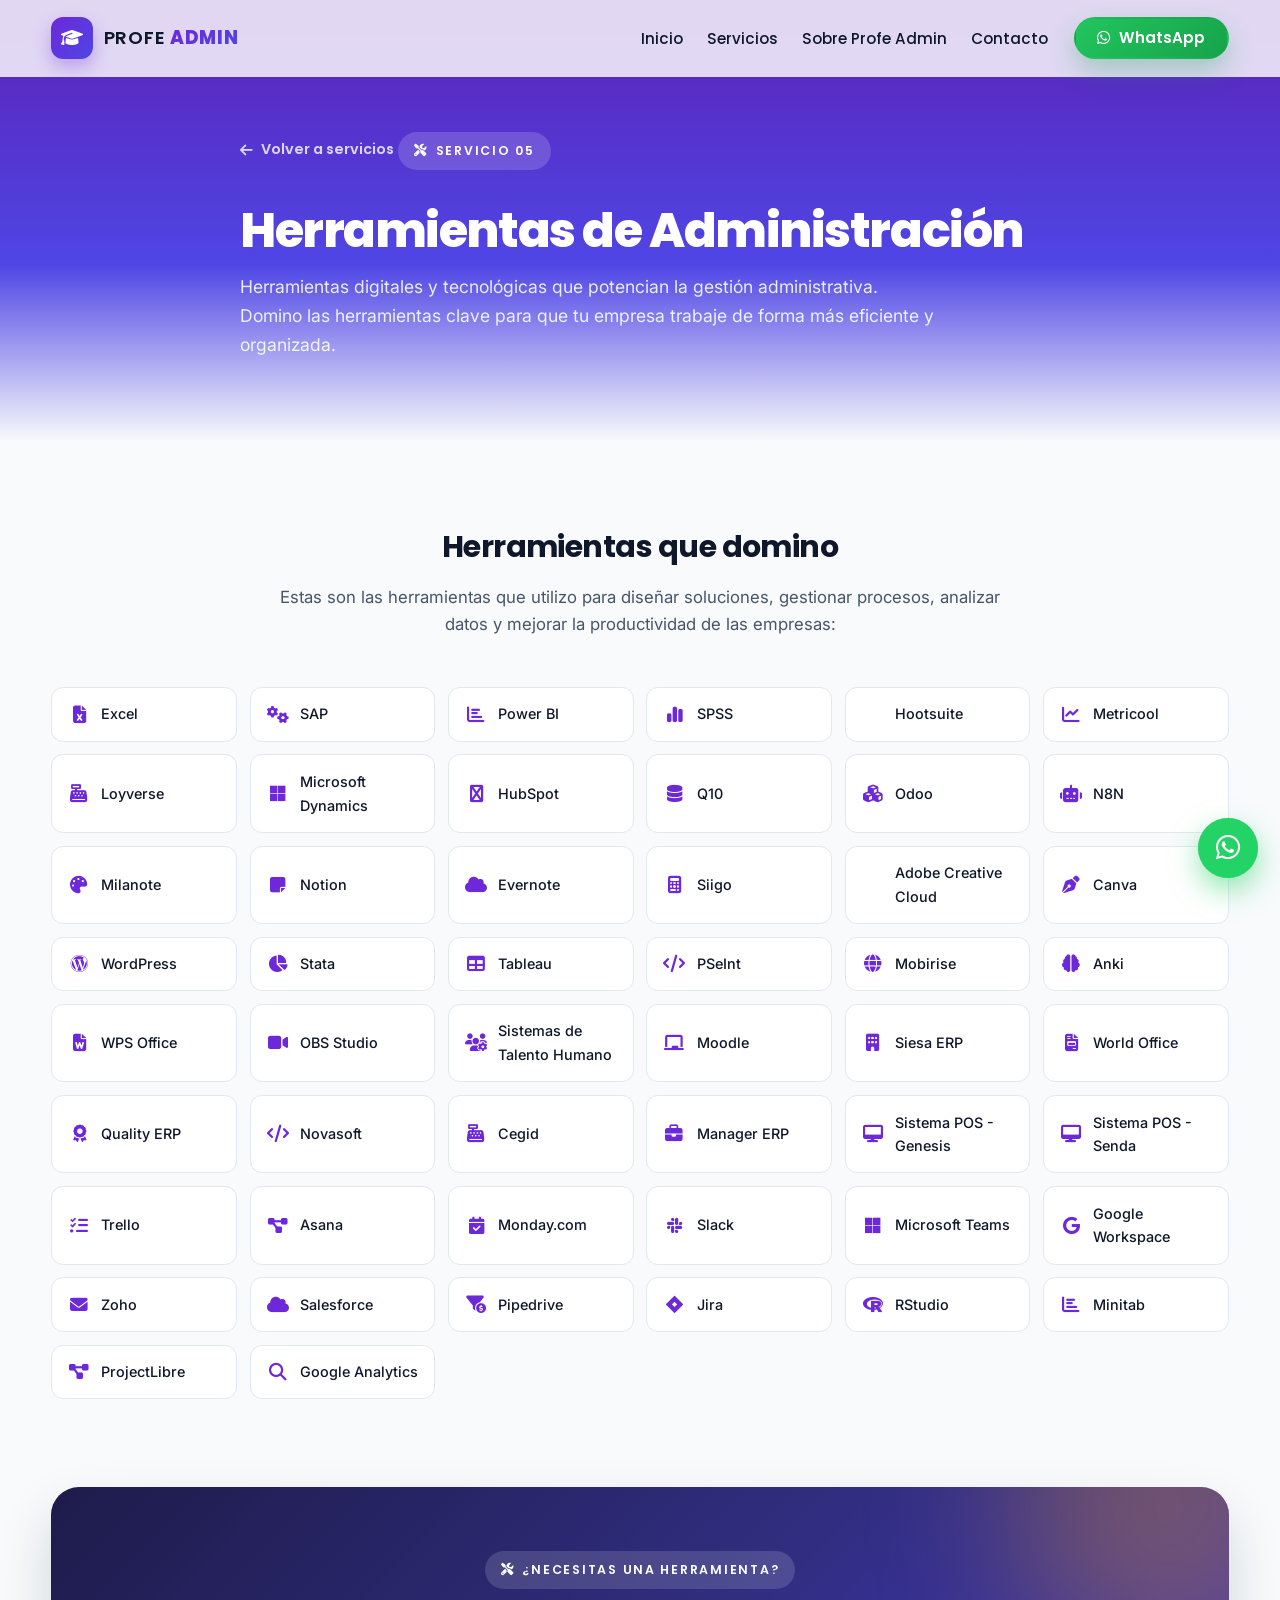
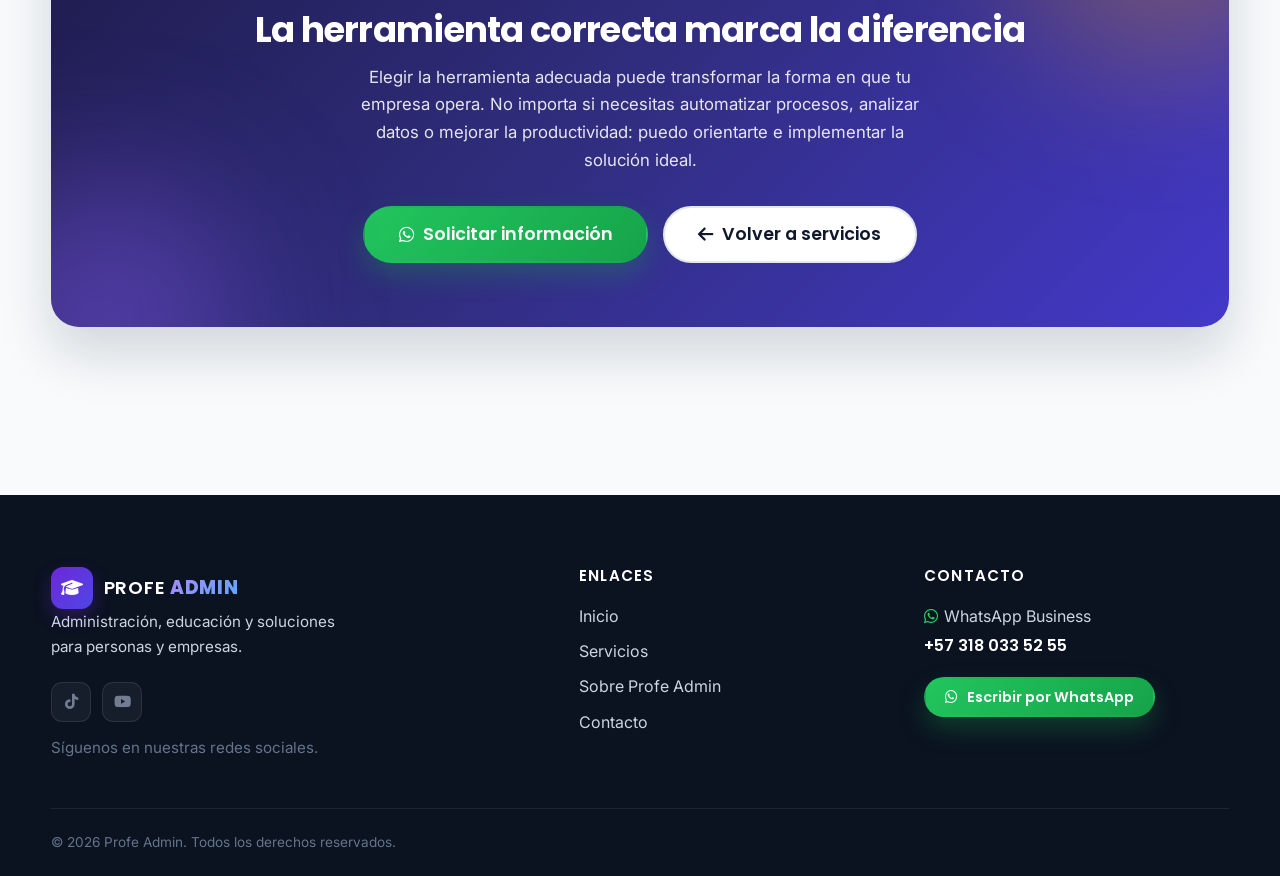
<file: servicios/herramientas.html>
<!DOCTYPE html>
<html lang="es">
<head>
    <meta charset="UTF-8">
    <meta name="viewport" content="width=device-width, initial-scale=1.0">
    <title>Profe Admin | Administración, asesorías, clases y soluciones empresariales</title>
    <meta name="description" content="Profe Admin ofrece clases, asesorías, conferencias, capacitaciones, auditorías, herramientas, plantillas y soluciones administrativas para estudiantes, profesionales, emprendedores y empresas.">
    <meta property="og:title" content="Profe Admin | Administración, asesorías, clases y soluciones empresariales">
    <meta property="og:description" content="Clases, asesorías, conferencias, herramientas y soluciones administrativas para estudiantes, profesionales, emprendedores y empresas.">
    <meta property="og:type" content="website">
    <link rel="icon" href="data:image/svg+xml,%3Csvg xmlns='http://www.w3.org/2000/svg' viewBox='0 0 64 64'%3E%3Cdefs%3E%3ClinearGradient id='g' x1='0' y1='0' x2='1' y2='1'%3E%3Cstop offset='0' stop-color='%236d28d9'/%3E%3Cstop offset='1' stop-color='%234f46e5'/%3E%3C/linearGradient%3E%3C/defs%3E%3Crect width='64' height='64' rx='14' fill='url(%23g)'/%3E%3Ctext x='32' y='42' font-family='Arial,sans-serif' font-size='28' font-weight='700' fill='white' text-anchor='middle'%3EPA%3C/text%3E%3C/svg%3E">
    <link rel="preconnect" href="https://fonts.googleapis.com">
    <link rel="preconnect" href="https://fonts.gstatic.com" crossorigin>
    <link href="https://fonts.googleapis.com/css2?family=Poppins:wght@500;600;700;800&family=Inter:wght@400;500;600&display=swap" rel="stylesheet">
    <link rel="stylesheet" href="https://cdnjs.cloudflare.com/ajax/libs/font-awesome/6.5.2/css/all.min.css">
    <link rel="stylesheet" href="../assets/css/style.css">
</head>
<body>
    <a class="skip-link" href="#main">Saltar al contenido</a>
    <header class="navbar" id="navbar">
        <div class="container nav-inner">
            <a class="brand" href="../index.html#inicio" aria-label="Profe Admin, ir al inicio">
                <span class="brand-mark" aria-hidden="true"><i class="fa-solid fa-graduation-cap"></i></span>
                <span class="brand-text">PROFE <strong>ADMIN</strong></span>
            </a>
            <button class="menu-toggle" id="menuToggle" type="button"
                    aria-expanded="false" aria-controls="navMenu" aria-label="Abrir menú de navegación">
                <i class="fa-solid fa-bars" aria-hidden="true"></i>
                <i class="fa-solid fa-xmark" aria-hidden="true"></i>
            </button>
            <nav class="nav-menu" id="navMenu" aria-label="Navegación principal">
                <ul class="nav-list">
                    <li><a href="../index.html#inicio">Inicio</a></li>
                    <li><a href="../index.html#servicios">Servicios</a></li>
                    <li><a href="../index.html#sobre">Sobre Profe Admin</a></li>
                    <li><a href="../index.html#contacto">Contacto</a></li>
                </ul>
                <a class="btn btn-wa btn-nav" href="https://wa.me/573180335255?text=Hola%20Profe%20Admin%2C%20quiero%20informaci%C3%B3n." target="_blank" rel="noopener">
                    <i class="fa-brands fa-whatsapp" aria-hidden="true"></i> WhatsApp
                </a>
            </nav>
        </div>
    </header>
    <main id="main">

<section class="service-hero">
    <div class="container">
        <a class="service-back" href="../index.html#servicios">
            <i class="fa-solid fa-arrow-left" aria-hidden="true"></i> Volver a servicios
        </a>
        <span class="eyebrow">
            <i class="fa-solid fa-screwdriver-wrench" aria-hidden="true"></i> Servicio 05
        </span>
        <h1 class="service-title">Herramientas de Administración</h1>
        <p class="service-sub">Herramientas digitales y tecnológicas que potencian la gestión administrativa. Domino las herramientas clave para que tu empresa trabaje de forma más eficiente y organizada.</p>
    </div>
</section>

<section class="section">
    <div class="container">
        <div class="service-intro reveal">
            <h2>Herramientas que domino</h2>
            <p>Estas son las herramientas que utilizo para diseñar soluciones, gestionar procesos, analizar datos y mejorar la productividad de las empresas:</p>
        </div>

        <div class="service-grid service-grid-tools">
            <div class="service-tool reveal"><i class="fa-solid fa-file-excel"></i><span>Excel</span></div>
            <div class="service-tool reveal"><i class="fa-solid fa-cogs"></i><span>SAP</span></div>
            <div class="service-tool reveal"><i class="fa-solid fa-chart-bar"></i><span>Power BI</span></div>
            <div class="service-tool reveal"><i class="fa-solid fa-chart-simple"></i><span>SPSS</span></div>
            <div class="service-tool reveal"><i class="fa-solid fa-owl" aria-hidden="true"></i><span>Hootsuite</span></div>
            <div class="service-tool reveal"><i class="fa-solid fa-chart-line"></i><span>Metricool</span></div>
            <div class="service-tool reveal"><i class="fa-solid fa-cash-register"></i><span>Loyverse</span></div>
            <div class="service-tool reveal"><i class="fa-brands fa-microsoft"></i><span>Microsoft Dynamics</span></div>
            <div class="service-tool reveal"><i class="fa-solid fa-hubspot"></i><span>HubSpot</span></div>
            <div class="service-tool reveal"><i class="fa-solid fa-database"></i><span>Q10</span></div>
            <div class="service-tool reveal"><i class="fa-solid fa-cubes"></i><span>Odoo</span></div>
            <div class="service-tool reveal"><i class="fa-solid fa-robot"></i><span>N8N</span></div>
            <div class="service-tool reveal"><i class="fa-solid fa-palette"></i><span>Milanote</span></div>
            <div class="service-tool reveal"><i class="fa-solid fa-note-sticky"></i><span>Notion</span></div>
            <div class="service-tool reveal"><i class="fa-solid fa-cloud"></i><span>Evernote</span></div>
            <div class="service-tool reveal"><i class="fa-solid fa-calculator"></i><span>Siigo</span></div>
            <div class="service-tool reveal"><i class="fa-brands fa-adobe" aria-hidden="true"></i><span>Adobe Creative Cloud</span></div>
            <div class="service-tool reveal"><i class="fa-solid fa-pen-nib"></i><span>Canva</span></div>
            <div class="service-tool reveal"><i class="fa-brands fa-wordpress"></i><span>WordPress</span></div>
            <div class="service-tool reveal"><i class="fa-solid fa-chart-pie"></i><span>Stata</span></div>
            <div class="service-tool reveal"><i class="fa-solid fa-table"></i><span>Tableau</span></div>
            <div class="service-tool reveal"><i class="fa-solid fa-code"></i><span>PSeInt</span></div>
            <div class="service-tool reveal"><i class="fa-solid fa-globe"></i><span>Mobirise</span></div>
            <div class="service-tool reveal"><i class="fa-solid fa-brain"></i><span>Anki</span></div>
            <div class="service-tool reveal"><i class="fa-solid fa-file-word"></i><span>WPS Office</span></div>
            <div class="service-tool reveal"><i class="fa-solid fa-video"></i><span>OBS Studio</span></div>
            <div class="service-tool reveal"><i class="fa-solid fa-users-gear"></i><span>Sistemas de Talento Humano</span></div>
            <div class="service-tool reveal"><i class="fa-solid fa-chalkboard"></i><span>Moodle</span></div>
            <div class="service-tool reveal"><i class="fa-solid fa-building"></i><span>Siesa ERP</span></div>
            <div class="service-tool reveal"><i class="fa-solid fa-file-invoice"></i><span>World Office</span></div>
            <div class="service-tool reveal"><i class="fa-solid fa-award"></i><span>Quality ERP</span></div>
            <div class="service-tool reveal"><i class="fa-solid fa-code"></i><span>Novasoft</span></div>
            <div class="service-tool reveal"><i class="fa-solid fa-cash-register"></i><span>Cegid</span></div>
            <div class="service-tool reveal"><i class="fa-solid fa-briefcase"></i><span>Manager ERP</span></div>
            <div class="service-tool reveal"><i class="fa-solid fa-desktop"></i><span>Sistema POS - Genesis</span></div>
            <div class="service-tool reveal"><i class="fa-solid fa-desktop"></i><span>Sistema POS - Senda</span></div>
            <div class="service-tool reveal"><i class="fa-solid fa-tasks"></i><span>Trello</span></div>
            <div class="service-tool reveal"><i class="fa-solid fa-project-diagram"></i><span>Asana</span></div>
            <div class="service-tool reveal"><i class="fa-solid fa-calendar-check"></i><span>Monday.com</span></div>
            <div class="service-tool reveal"><i class="fa-brands fa-slack"></i><span>Slack</span></div>
            <div class="service-tool reveal"><i class="fa-brands fa-microsoft"></i><span>Microsoft Teams</span></div>
            <div class="service-tool reveal"><i class="fa-brands fa-google"></i><span>Google Workspace</span></div>
            <div class="service-tool reveal"><i class="fa-solid fa-envelope"></i><span>Zoho</span></div>
            <div class="service-tool reveal"><i class="fa-solid fa-cloud"></i><span>Salesforce</span></div>
            <div class="service-tool reveal"><i class="fa-solid fa-funnel-dollar"></i><span>Pipedrive</span></div>
            <div class="service-tool reveal"><i class="fa-brands fa-jira"></i><span>Jira</span></div>
            <div class="service-tool reveal"><i class="fa-brands fa-r-project" aria-hidden="true"></i><span>RStudio</span></div>
            <div class="service-tool reveal"><i class="fa-solid fa-chart-bar"></i><span>Minitab</span></div>
            <div class="service-tool reveal"><i class="fa-solid fa-project-diagram"></i><span>ProjectLibre</span></div>
            <div class="service-tool reveal"><i class="fa-solid fa-search"></i><span>Google Analytics</span></div>
        </div>
    </div>
</section>

<section class="section service-cta-section">
    <div class="container">
        <div class="service-cta-box reveal">
            <span class="eyebrow eyebrow-light">
                <i class="fa-solid fa-screwdriver-wrench" aria-hidden="true"></i> ¿Necesitas una herramienta?
            </span>
            <h2>La herramienta correcta marca la diferencia</h2>
            <p>Elegir la herramienta adecuada puede transformar la forma en que tu empresa opera. No importa si necesitas automatizar procesos, analizar datos o mejorar la productividad: puedo orientarte e implementar la solución ideal.</p>
            <div class="service-cta-actions">
                <a class="btn btn-wa btn-lg" href="https://wa.me/573180335255?text=Hola%20Profe%20Admin%2C%20necesito%20informaci%C3%B3n%20sobre%20herramientas%20de%20administraci%C3%B3n." target="_blank" rel="noopener">
                    <i class="fa-brands fa-whatsapp" aria-hidden="true"></i> Solicitar información
                </a>
                <a class="btn btn-ghost btn-lg" href="../index.html#servicios">
                    <i class="fa-solid fa-arrow-left" aria-hidden="true"></i> Volver a servicios
                </a>
            </div>
        </div>
    </div>
</section>

    </main>

    <footer class="footer">
        <div class="container">
            <div class="footer-grid">
                <div class="footer-brand">
                    <a class="brand" href="../index.html#inicio" aria-label="Profe Admin, ir al inicio">
                        <span class="brand-mark" aria-hidden="true"><i class="fa-solid fa-graduation-cap"></i></span>
                        <span class="brand-text">PROFE <strong>ADMIN</strong></span>
                    </a>
                    <p>Administración, educación y soluciones para personas y empresas.</p>
                    <div class="footer-social" aria-label="Redes sociales">
                        <span class="social-ph" title="Síguenos en TikTok" aria-label="Síguenos en TikTok"><i class="fa-brands fa-tiktok" aria-hidden="true"></i></span>
                        <span class="social-ph" title="Síguenos en YouTube" aria-label="Síguenos en YouTube"><i class="fa-brands fa-youtube" aria-hidden="true"></i></span>
                    </div>
                    <p class="social-note">Síguenos en nuestras redes sociales.</p>
                </div>
                <div class="footer-col">
                    <h4>Enlaces</h4>
                    <ul>
                        <li><a href="../index.html#inicio">Inicio</a></li>
                        <li><a href="../index.html#servicios">Servicios</a></li>
                        <li><a href="../index.html#sobre">Sobre Profe Admin</a></li>
                        <li><a href="../index.html#contacto">Contacto</a></li>
                    </ul>
                </div>
                <div class="footer-col">
                    <h4>Contacto</h4>
                    <p class="footer-contact">
                        <i class="fa-brands fa-whatsapp" aria-hidden="true"></i>WhatsApp Business
                        <strong>+57 318 033 52 55</strong>
                    </p>
                    <a class="btn btn-wa btn-sm" href="https://wa.me/573180335255?text=Hola%20Profe%20Admin%2C%20quiero%20informaci%C3%B3n." target="_blank" rel="noopener">
                        <i class="fa-brands fa-whatsapp" aria-hidden="true"></i> Escribir por WhatsApp
                    </a>
                </div>
            </div>
            <div class="footer-bottom">
                <p>&copy; <span id="year">2026</span> Profe Admin. Todos los derechos reservados.</p>
            </div>
        </div>
    </footer>

    <a class="wa-float" href="https://wa.me/573180335255?text=Hola%20Profe%20Admin%2C%20quiero%20informaci%C3%B3n." target="_blank" rel="noopener" aria-label="Escribir por WhatsApp">
        <i class="fa-brands fa-whatsapp" aria-hidden="true"></i>
        <span class="wa-tooltip" role="tooltip">¿Hablamos?</span>
    </a>

    <script src="../assets/js/script.js"></script>
</body>
</html>
</file>
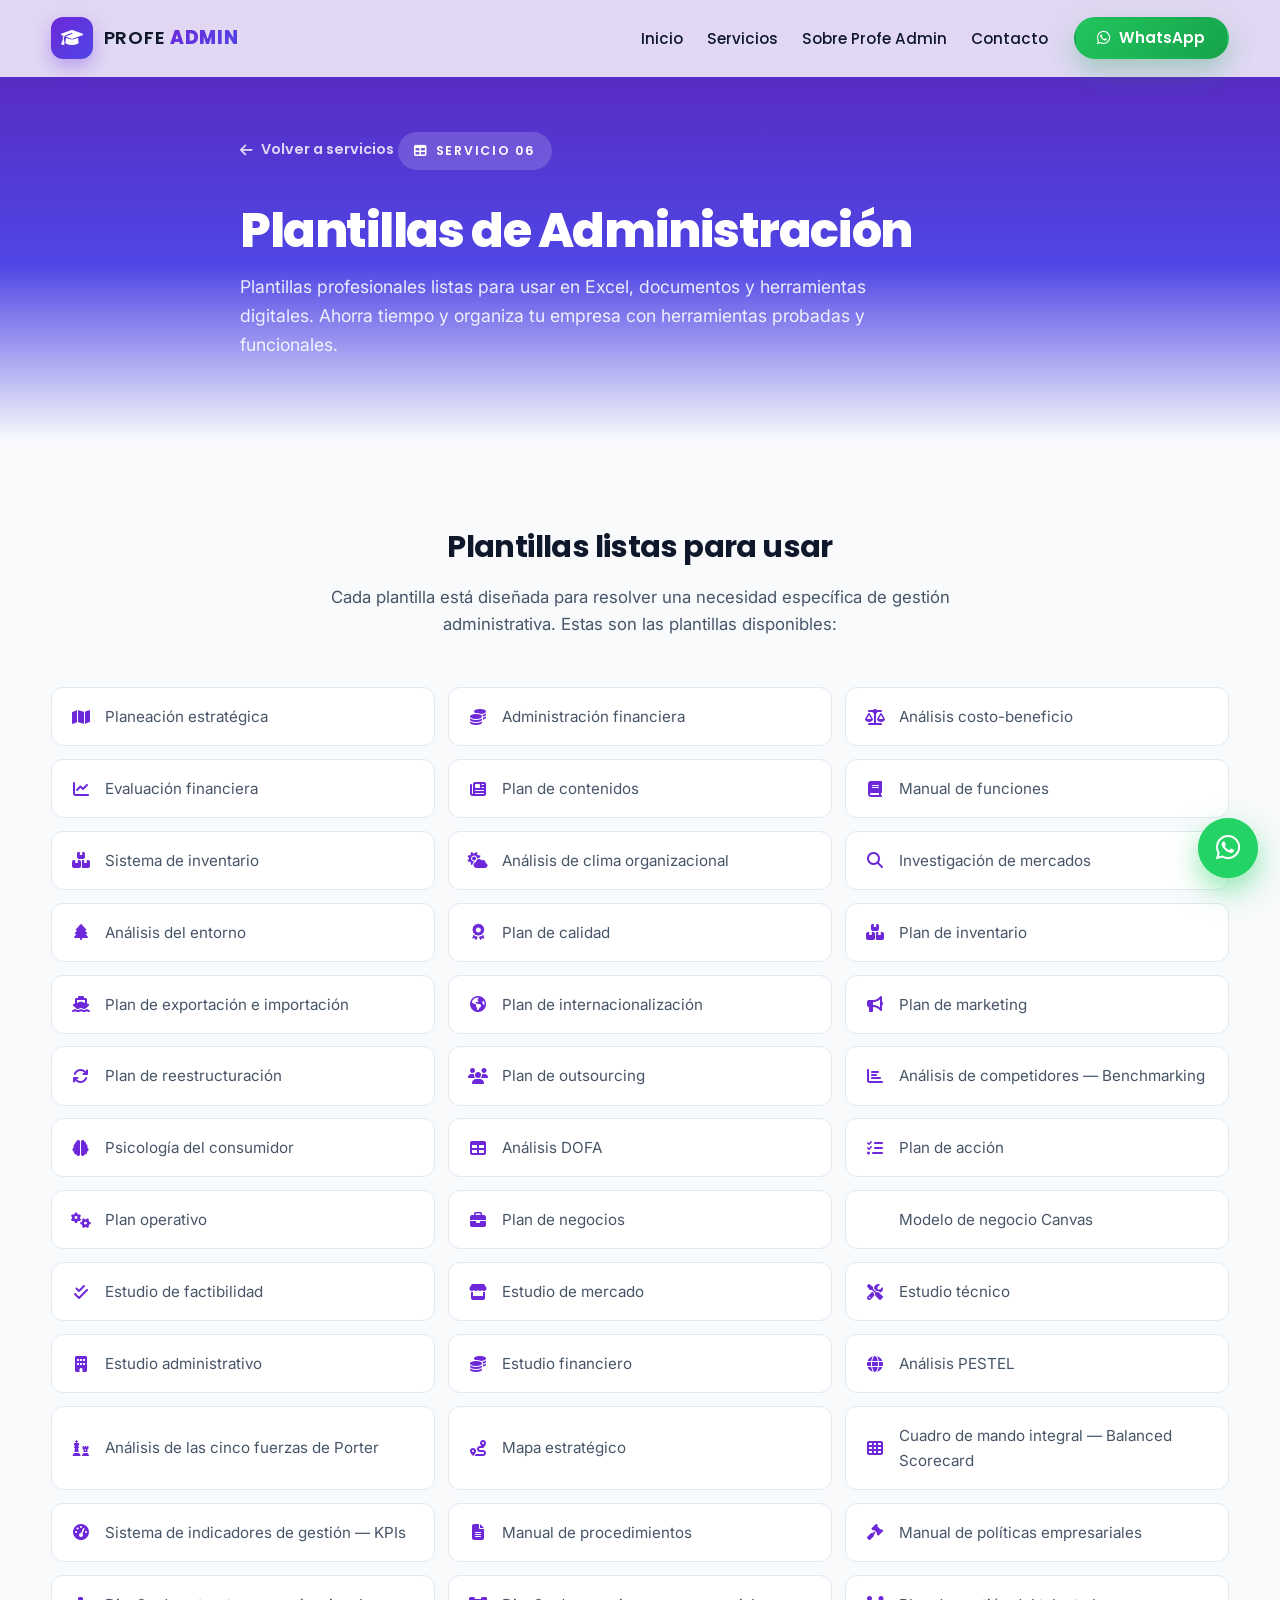
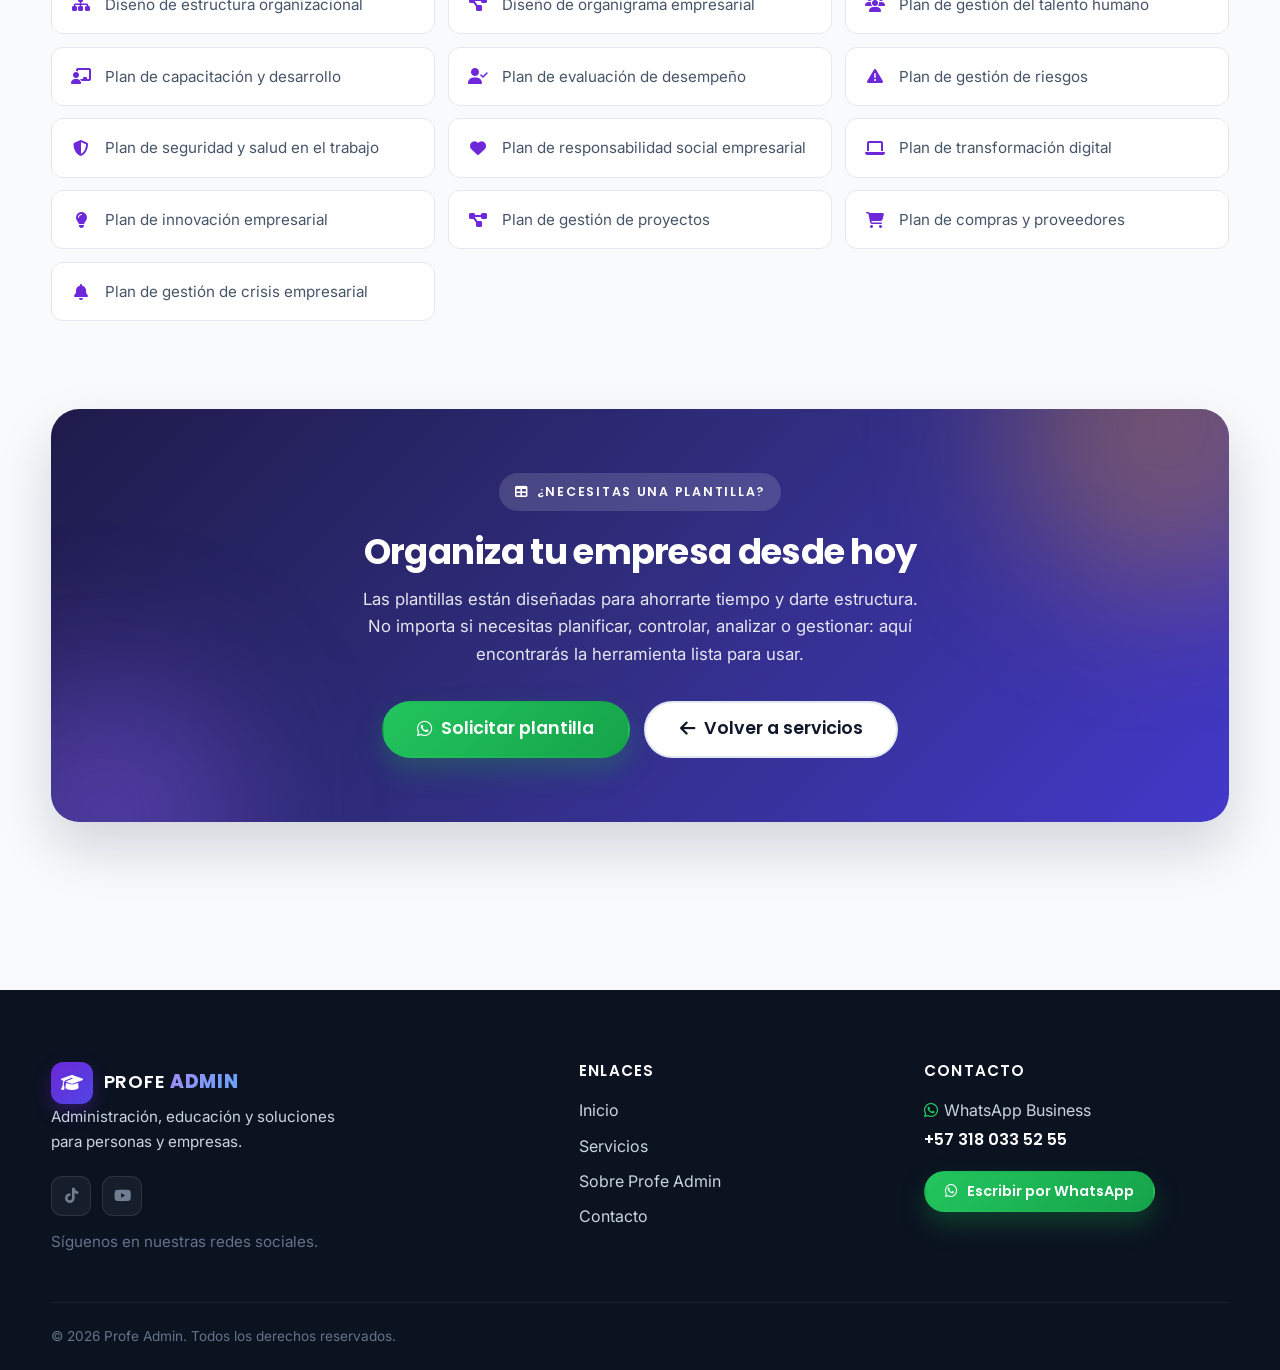
<file: servicios/plantillas.html>
<!DOCTYPE html>
<html lang="es">
<head>
    <meta charset="UTF-8">
    <meta name="viewport" content="width=device-width, initial-scale=1.0">
    <title>Profe Admin | Administración, asesorías, clases y soluciones empresariales</title>
    <meta name="description" content="Profe Admin ofrece clases, asesorías, conferencias, capacitaciones, auditorías, herramientas, plantillas y soluciones administrativas para estudiantes, profesionales, emprendedores y empresas.">
    <meta property="og:title" content="Profe Admin | Administración, asesorías, clases y soluciones empresariales">
    <meta property="og:description" content="Clases, asesorías, conferencias, herramientas y soluciones administrativas para estudiantes, profesionales, emprendedores y empresas.">
    <meta property="og:type" content="website">
    <link rel="icon" href="data:image/svg+xml,%3Csvg xmlns='http://www.w3.org/2000/svg' viewBox='0 0 64 64'%3E%3Cdefs%3E%3ClinearGradient id='g' x1='0' y1='0' x2='1' y2='1'%3E%3Cstop offset='0' stop-color='%236d28d9'/%3E%3Cstop offset='1' stop-color='%234f46e5'/%3E%3C/linearGradient%3E%3C/defs%3E%3Crect width='64' height='64' rx='14' fill='url(%23g)'/%3E%3Ctext x='32' y='42' font-family='Arial,sans-serif' font-size='28' font-weight='700' fill='white' text-anchor='middle'%3EPA%3C/text%3E%3C/svg%3E">
    <link rel="preconnect" href="https://fonts.googleapis.com">
    <link rel="preconnect" href="https://fonts.gstatic.com" crossorigin>
    <link href="https://fonts.googleapis.com/css2?family=Poppins:wght@500;600;700;800&family=Inter:wght@400;500;600&display=swap" rel="stylesheet">
    <link rel="stylesheet" href="https://cdnjs.cloudflare.com/ajax/libs/font-awesome/6.5.2/css/all.min.css">
    <link rel="stylesheet" href="../assets/css/style.css">
</head>
<body>
    <a class="skip-link" href="#main">Saltar al contenido</a>
    <header class="navbar" id="navbar">
        <div class="container nav-inner">
            <a class="brand" href="../index.html#inicio" aria-label="Profe Admin, ir al inicio">
                <span class="brand-mark" aria-hidden="true"><i class="fa-solid fa-graduation-cap"></i></span>
                <span class="brand-text">PROFE <strong>ADMIN</strong></span>
            </a>
            <button class="menu-toggle" id="menuToggle" type="button" aria-expanded="false" aria-controls="navMenu" aria-label="Abrir menú de navegación">
                <i class="fa-solid fa-bars" aria-hidden="true"></i>
                <i class="fa-solid fa-xmark" aria-hidden="true"></i>
            </button>
            <nav class="nav-menu" id="navMenu" aria-label="Navegación principal">
                <ul class="nav-list">
                    <li><a href="../index.html#inicio">Inicio</a></li>
                    <li><a href="../index.html#servicios">Servicios</a></li>
                    <li><a href="../index.html#sobre">Sobre Profe Admin</a></li>
                    <li><a href="../index.html#contacto">Contacto</a></li>
                </ul>
                <a class="btn btn-wa btn-nav" href="https://wa.me/573180335255?text=Hola%20Profe%20Admin%2C%20quiero%20informaci%C3%B3n." target="_blank" rel="noopener">
                    <i class="fa-brands fa-whatsapp" aria-hidden="true"></i> WhatsApp
                </a>
            </nav>
        </div>
    </header>
    <main id="main">

<section class="service-hero">
    <div class="container">
        <a class="service-back" href="../index.html#servicios">
            <i class="fa-solid fa-arrow-left" aria-hidden="true"></i> Volver a servicios
        </a>
        <span class="eyebrow">
            <i class="fa-solid fa-table" aria-hidden="true"></i> Servicio 06
        </span>
        <h1 class="service-title">Plantillas de Administración</h1>
        <p class="service-sub">Plantillas profesionales listas para usar en Excel, documentos y herramientas digitales. Ahorra tiempo y organiza tu empresa con herramientas probadas y funcionales.</p>
    </div>
</section>

<section class="section">
    <div class="container">
        <div class="service-intro reveal">
            <h2>Plantillas listas para usar</h2>
            <p>Cada plantilla está diseñada para resolver una necesidad específica de gestión administrativa. Estas son las plantillas disponibles:</p>
        </div>

        <div class="service-grid service-grid-cards">
            <div class="service-item reveal"><i class="fa-solid fa-map"></i><span>Planeación estratégica</span></div>
            <div class="service-item reveal"><i class="fa-solid fa-coins"></i><span>Administración financiera</span></div>
            <div class="service-item reveal"><i class="fa-solid fa-scale-balanced"></i><span>Análisis costo-beneficio</span></div>
            <div class="service-item reveal"><i class="fa-solid fa-chart-line"></i><span>Evaluación financiera</span></div>
            <div class="service-item reveal"><i class="fa-solid fa-newspaper"></i><span>Plan de contenidos</span></div>
            <div class="service-item reveal"><i class="fa-solid fa-book"></i><span>Manual de funciones</span></div>
            <div class="service-item reveal"><i class="fa-solid fa-boxes-stacked"></i><span>Sistema de inventario</span></div>
            <div class="service-item reveal"><i class="fa-solid fa-cloud-sun"></i><span>Análisis de clima organizacional</span></div>
            <div class="service-item reveal"><i class="fa-solid fa-magnifying-glass"></i><span>Investigación de mercados</span></div>
            <div class="service-item reveal"><i class="fa-solid fa-tree"></i><span>Análisis del entorno</span></div>
            <div class="service-item reveal"><i class="fa-solid fa-award"></i><span>Plan de calidad</span></div>
            <div class="service-item reveal"><i class="fa-solid fa-boxes-stacked"></i><span>Plan de inventario</span></div>
            <div class="service-item reveal"><i class="fa-solid fa-ship"></i><span>Plan de exportación e importación</span></div>
            <div class="service-item reveal"><i class="fa-solid fa-earth-americas"></i><span>Plan de internacionalización</span></div>
            <div class="service-item reveal"><i class="fa-solid fa-bullhorn"></i><span>Plan de marketing</span></div>
            <div class="service-item reveal"><i class="fa-solid fa-arrows-rotate"></i><span>Plan de reestructuración</span></div>
            <div class="service-item reveal"><i class="fa-solid fa-users"></i><span>Plan de outsourcing</span></div>
            <div class="service-item reveal"><i class="fa-solid fa-chart-bar"></i><span>Análisis de competidores — Benchmarking</span></div>
            <div class="service-item reveal"><i class="fa-solid fa-brain"></i><span>Psicología del consumidor</span></div>
            <div class="service-item reveal"><i class="fa-solid fa-table"></i><span>Análisis DOFA</span></div>
            <div class="service-item reveal"><i class="fa-solid fa-list-check"></i><span>Plan de acción</span></div>
            <div class="service-item reveal"><i class="fa-solid fa-cogs"></i><span>Plan operativo</span></div>
            <div class="service-item reveal"><i class="fa-solid fa-briefcase"></i><span>Plan de negocios</span></div>
            <div class="service-item reveal"><i class="fa-solid fa-canvas"></i><span>Modelo de negocio Canvas</span></div>
            <div class="service-item reveal"><i class="fa-solid fa-check-double"></i><span>Estudio de factibilidad</span></div>
            <div class="service-item reveal"><i class="fa-solid fa-store"></i><span>Estudio de mercado</span></div>
            <div class="service-item reveal"><i class="fa-solid fa-tools"></i><span>Estudio técnico</span></div>
            <div class="service-item reveal"><i class="fa-solid fa-building"></i><span>Estudio administrativo</span></div>
            <div class="service-item reveal"><i class="fa-solid fa-coins"></i><span>Estudio financiero</span></div>
            <div class="service-item reveal"><i class="fa-solid fa-globe"></i><span>Análisis PESTEL</span></div>
            <div class="service-item reveal"><i class="fa-solid fa-chess"></i><span>Análisis de las cinco fuerzas de Porter</span></div>
            <div class="service-item reveal"><i class="fa-solid fa-route"></i><span>Mapa estratégico</span></div>
            <div class="service-item reveal"><i class="fa-solid fa-th"></i><span>Cuadro de mando integral — Balanced Scorecard</span></div>
            <div class="service-item reveal"><i class="fa-solid fa-tachometer-alt"></i><span>Sistema de indicadores de gestión — KPIs</span></div>
            <div class="service-item reveal"><i class="fa-solid fa-file-alt"></i><span>Manual de procedimientos</span></div>
            <div class="service-item reveal"><i class="fa-solid fa-gavel"></i><span>Manual de políticas empresariales</span></div>
            <div class="service-item reveal"><i class="fa-solid fa-sitemap"></i><span>Diseño de estructura organizacional</span></div>
            <div class="service-item reveal"><i class="fa-solid fa-project-diagram"></i><span>Diseño de organigrama empresarial</span></div>
            <div class="service-item reveal"><i class="fa-solid fa-users"></i><span>Plan de gestión del talento humano</span></div>
            <div class="service-item reveal"><i class="fa-solid fa-chalkboard-user"></i><span>Plan de capacitación y desarrollo</span></div>
            <div class="service-item reveal"><i class="fa-solid fa-user-check"></i><span>Plan de evaluación de desempeño</span></div>
            <div class="service-item reveal"><i class="fa-solid fa-exclamation-triangle"></i><span>Plan de gestión de riesgos</span></div>
            <div class="service-item reveal"><i class="fa-solid fa-shield-halved"></i><span>Plan de seguridad y salud en el trabajo</span></div>
            <div class="service-item reveal"><i class="fa-solid fa-heart"></i><span>Plan de responsabilidad social empresarial</span></div>
            <div class="service-item reveal"><i class="fa-solid fa-laptop"></i><span>Plan de transformación digital</span></div>
            <div class="service-item reveal"><i class="fa-solid fa-lightbulb"></i><span>Plan de innovación empresarial</span></div>
            <div class="service-item reveal"><i class="fa-solid fa-diagram-project"></i><span>Plan de gestión de proyectos</span></div>
            <div class="service-item reveal"><i class="fa-solid fa-shopping-cart"></i><span>Plan de compras y proveedores</span></div>
            <div class="service-item reveal"><i class="fa-solid fa-bell"></i><span>Plan de gestión de crisis empresarial</span></div>
        </div>
    </div>
</section>

<section class="section service-cta-section">
    <div class="container">
        <div class="service-cta-box reveal">
            <span class="eyebrow eyebrow-light">
                <i class="fa-solid fa-table" aria-hidden="true"></i> ¿Necesitas una plantilla?
            </span>
            <h2>Organiza tu empresa desde hoy</h2>
            <p>Las plantillas están diseñadas para ahorrarte tiempo y darte estructura. No importa si necesitas planificar, controlar, analizar o gestionar: aquí encontrarás la herramienta lista para usar.</p>
            <div class="service-cta-actions">
                <a class="btn btn-wa btn-lg" href="https://wa.me/573180335255?text=Hola%20Profe%20Admin%2C%20necesito%20informaci%C3%B3n%20sobre%20plantillas%20de%20administraci%C3%B3n." target="_blank" rel="noopener">
                    <i class="fa-brands fa-whatsapp" aria-hidden="true"></i> Solicitar plantilla
                </a>
                <a class="btn btn-ghost btn-lg" href="../index.html#servicios">
                    <i class="fa-solid fa-arrow-left" aria-hidden="true"></i> Volver a servicios
                </a>
            </div>
        </div>
    </div>
</section>

    </main>
    <footer class="footer">
        <div class="container">
            <div class="footer-grid">
                <div class="footer-brand">
                    <a class="brand" href="../index.html#inicio" aria-label="Profe Admin, ir al inicio">
                        <span class="brand-mark" aria-hidden="true"><i class="fa-solid fa-graduation-cap"></i></span>
                        <span class="brand-text">PROFE <strong>ADMIN</strong></span>
                    </a>
                    <p>Administración, educación y soluciones para personas y empresas.</p>
                    <div class="footer-social" aria-label="Redes sociales">
                        <span class="social-ph" title="Síguenos en TikTok" aria-label="Síguenos en TikTok"><i class="fa-brands fa-tiktok" aria-hidden="true"></i></span>
                        <span class="social-ph" title="Síguenos en YouTube" aria-label="Síguenos en YouTube"><i class="fa-brands fa-youtube" aria-hidden="true"></i></span>
                    </div>
                    <p class="social-note">Síguenos en nuestras redes sociales.</p>
                </div>
                <div class="footer-col">
                    <h4>Enlaces</h4>
                    <ul>
                        <li><a href="../index.html#inicio">Inicio</a></li>
                        <li><a href="../index.html#servicios">Servicios</a></li>
                        <li><a href="../index.html#sobre">Sobre Profe Admin</a></li>
                        <li><a href="../index.html#contacto">Contacto</a></li>
                    </ul>
                </div>
                <div class="footer-col">
                    <h4>Contacto</h4>
                    <p class="footer-contact">
                        <i class="fa-brands fa-whatsapp" aria-hidden="true"></i>WhatsApp Business
                        <strong>+57 318 033 52 55</strong>
                    </p>
                    <a class="btn btn-wa btn-sm" href="https://wa.me/573180335255?text=Hola%20Profe%20Admin%2C%20quiero%20informaci%C3%B3n." target="_blank" rel="noopener">
                        <i class="fa-brands fa-whatsapp" aria-hidden="true"></i> Escribir por WhatsApp
                    </a>
                </div>
            </div>
            <div class="footer-bottom">
                <p>&copy; <span id="year">2026</span> Profe Admin. Todos los derechos reservados.</p>
            </div>
        </div>
    </footer>
    <a class="wa-float" href="https://wa.me/573180335255?text=Hola%20Profe%20Admin%2C%20quiero%20informaci%C3%B3n." target="_blank" rel="noopener" aria-label="Escribir por WhatsApp">
        <i class="fa-brands fa-whatsapp" aria-hidden="true"></i>
        <span class="wa-tooltip" role="tooltip">¿Hablamos?</span>
    </a>
    <script src="../assets/js/script.js"></script>
</body>
</html>
</file>
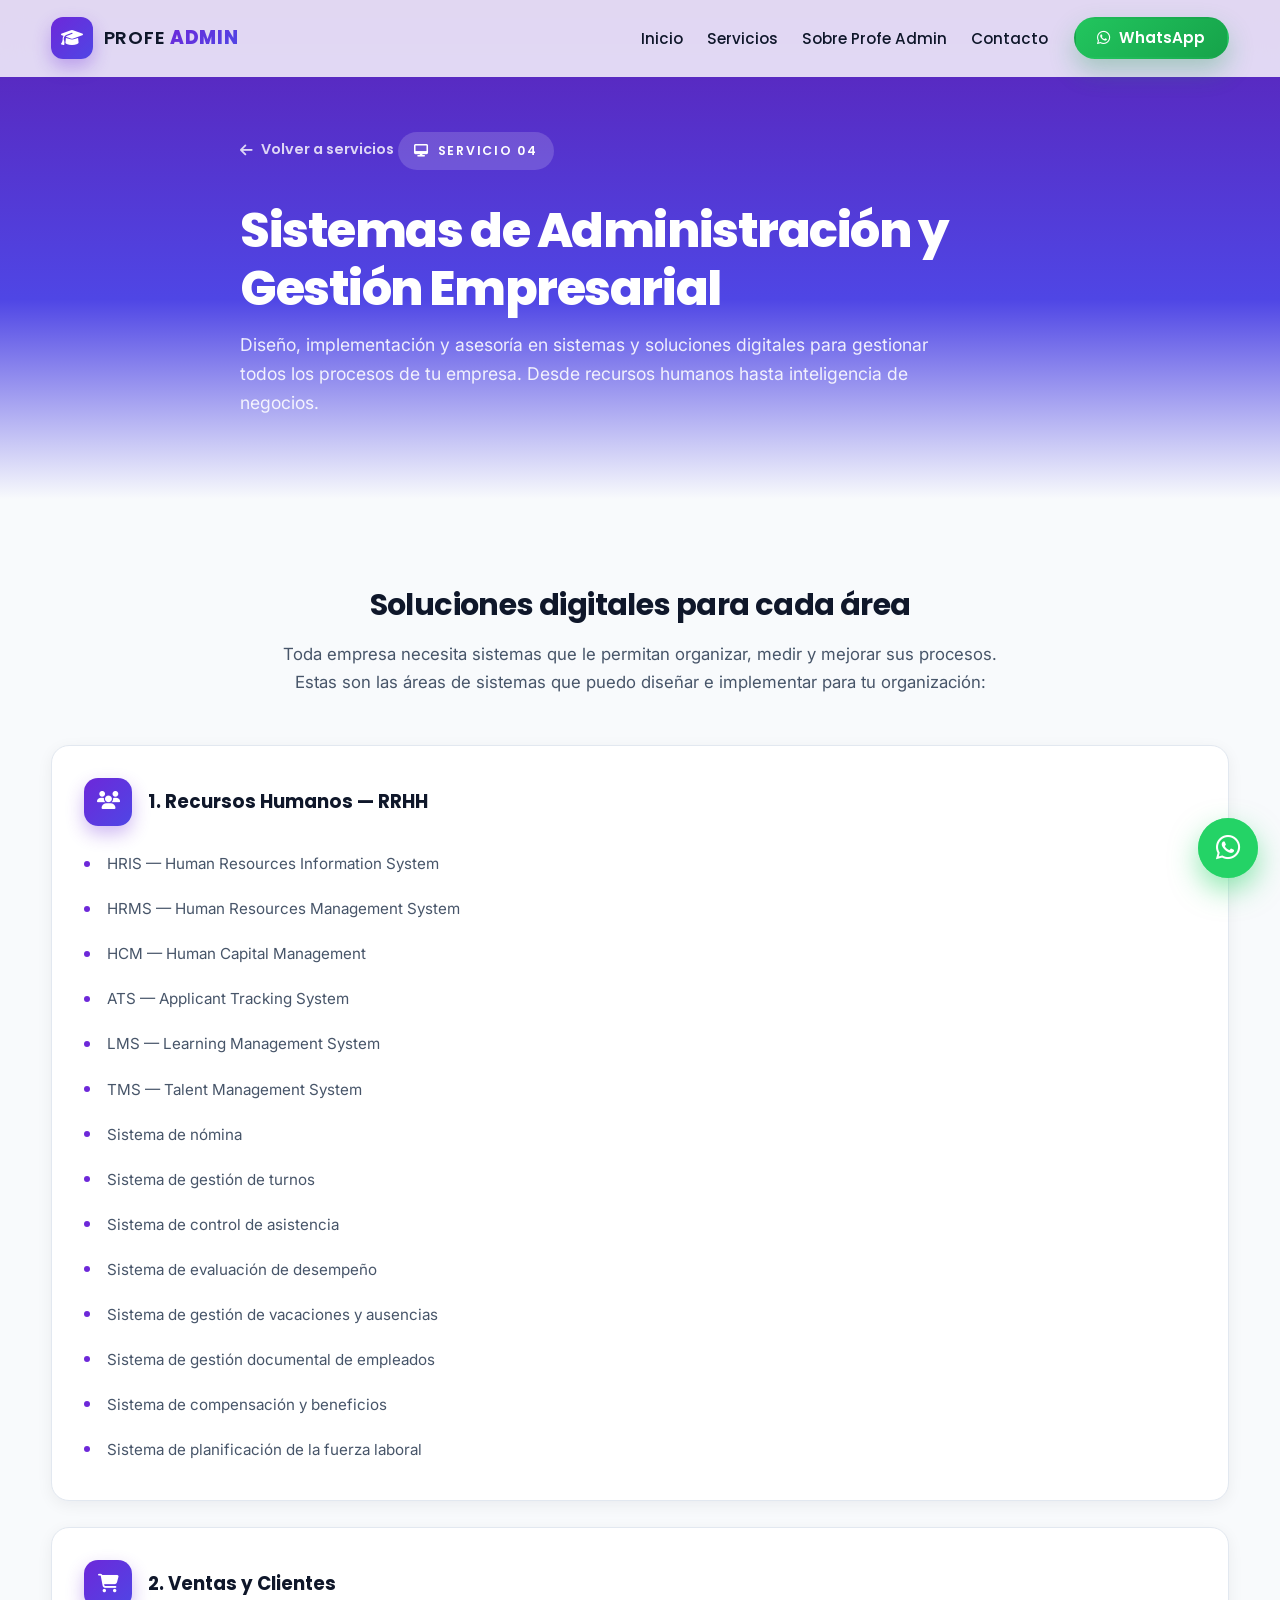
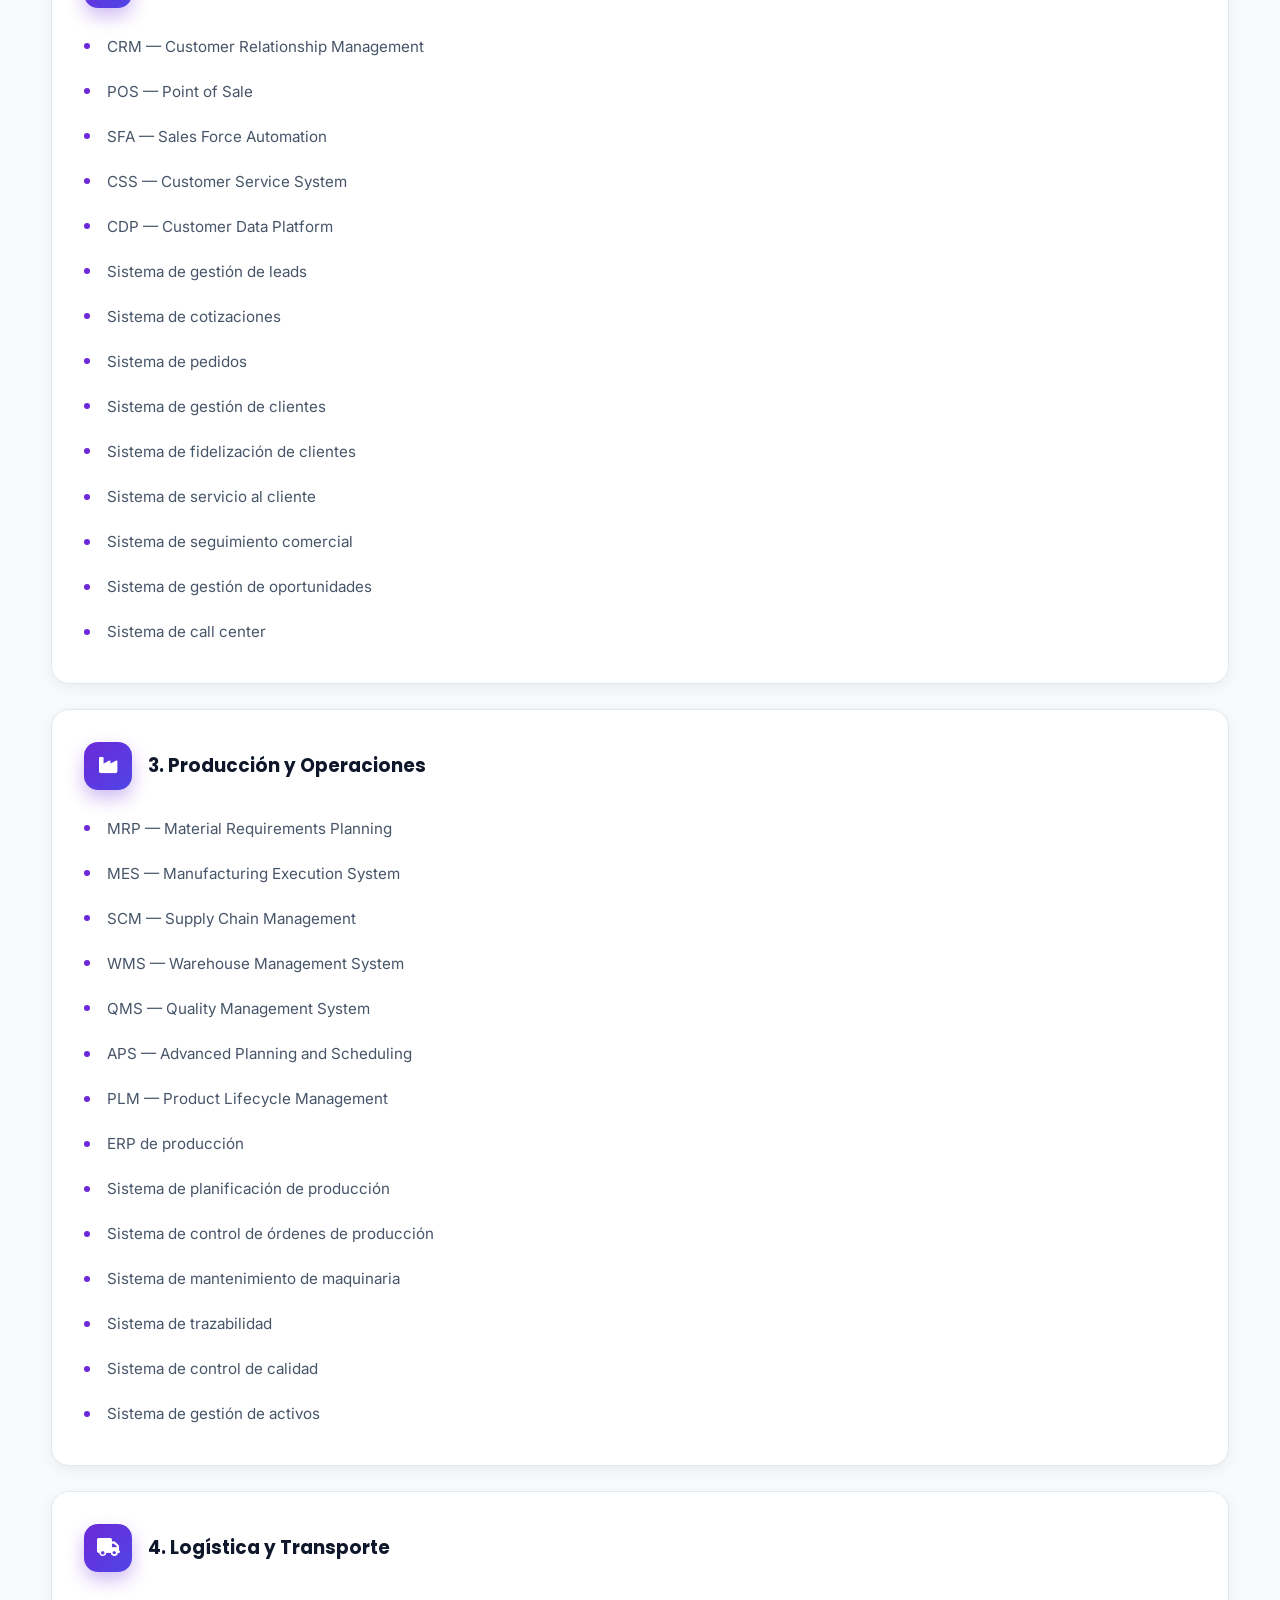
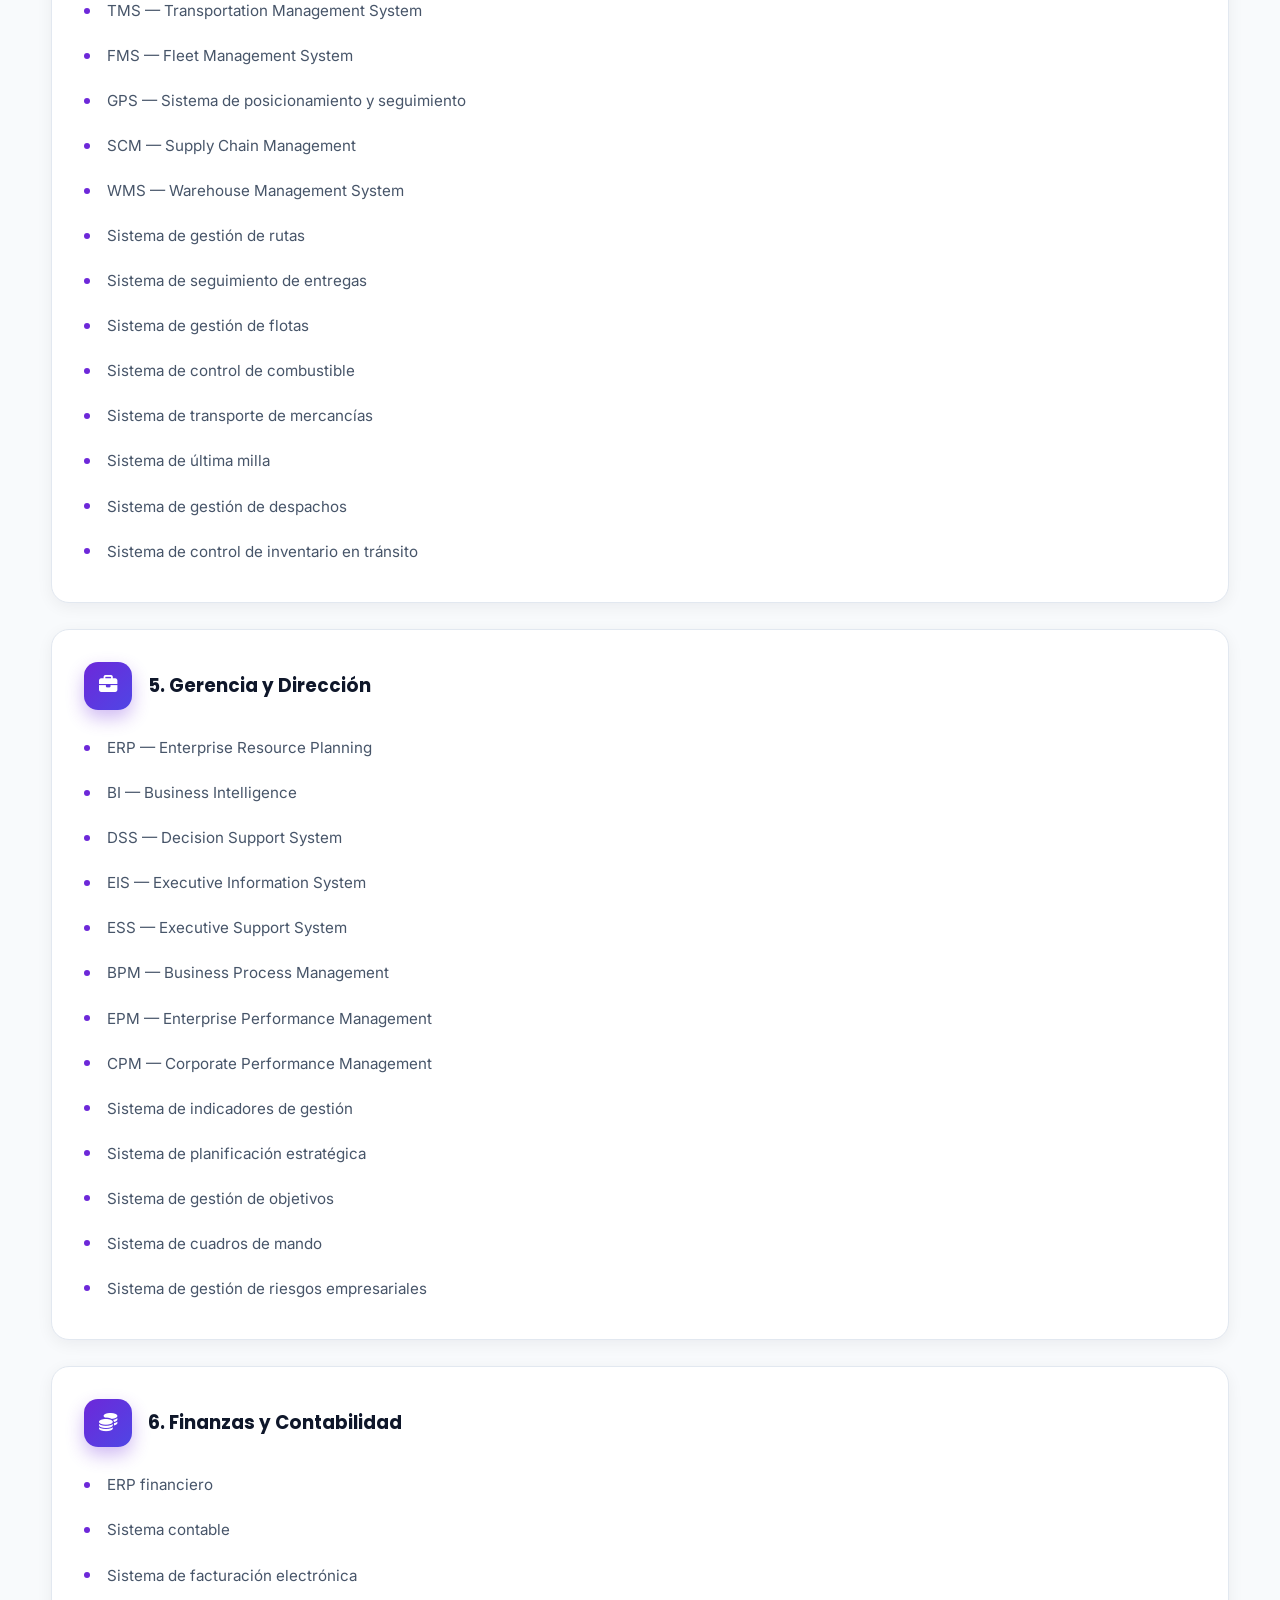
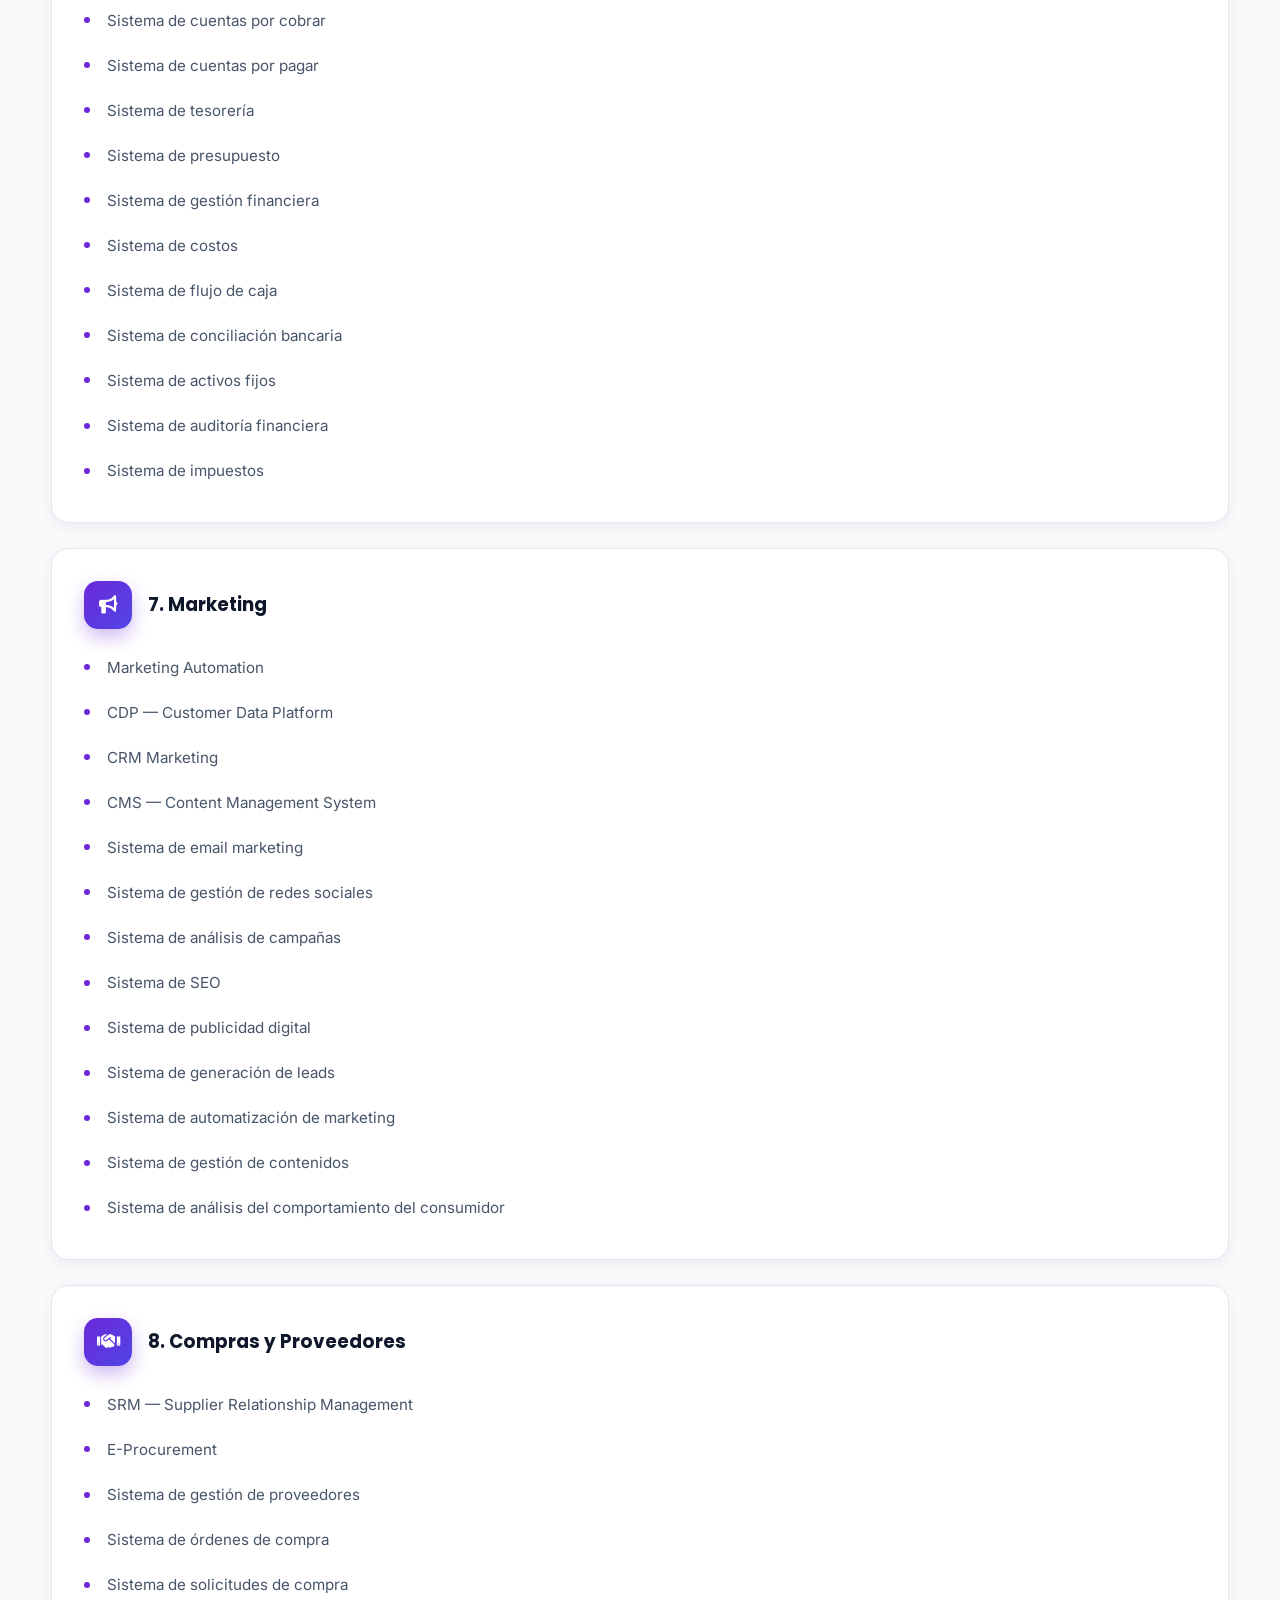
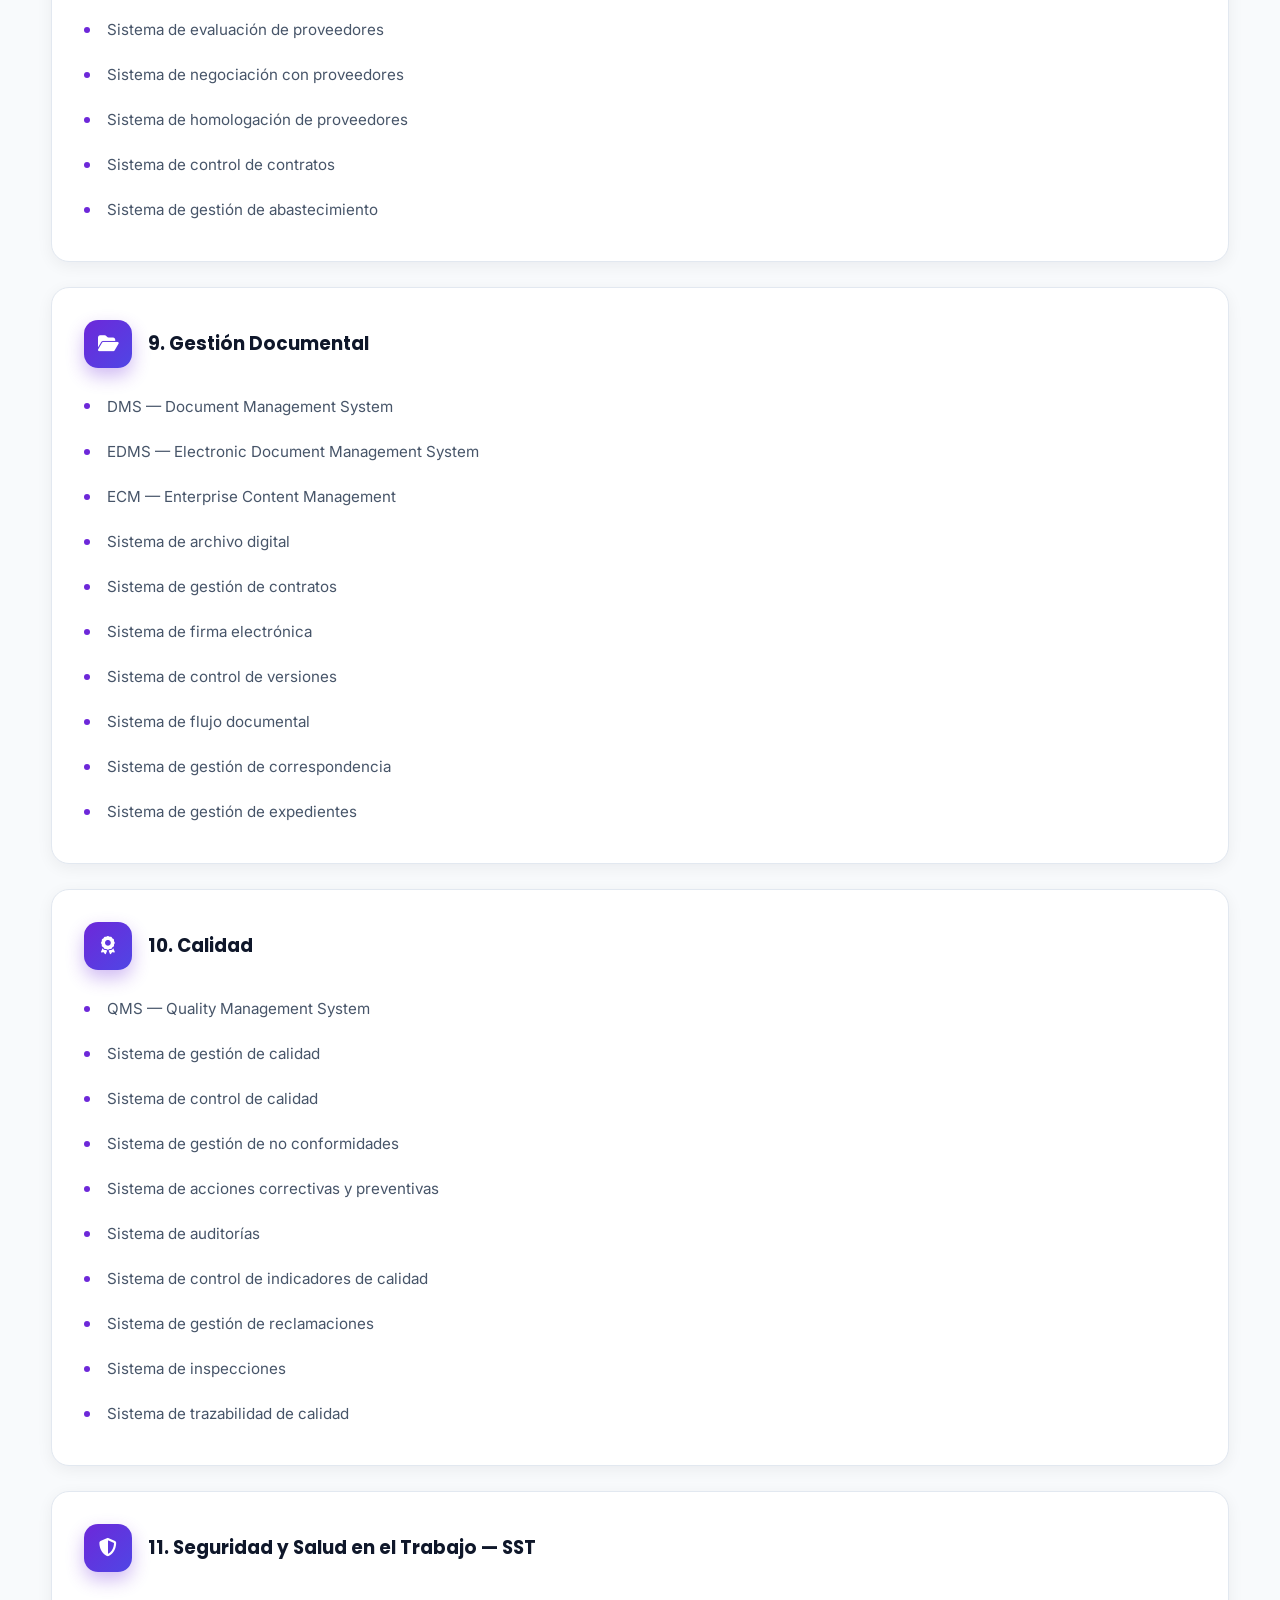
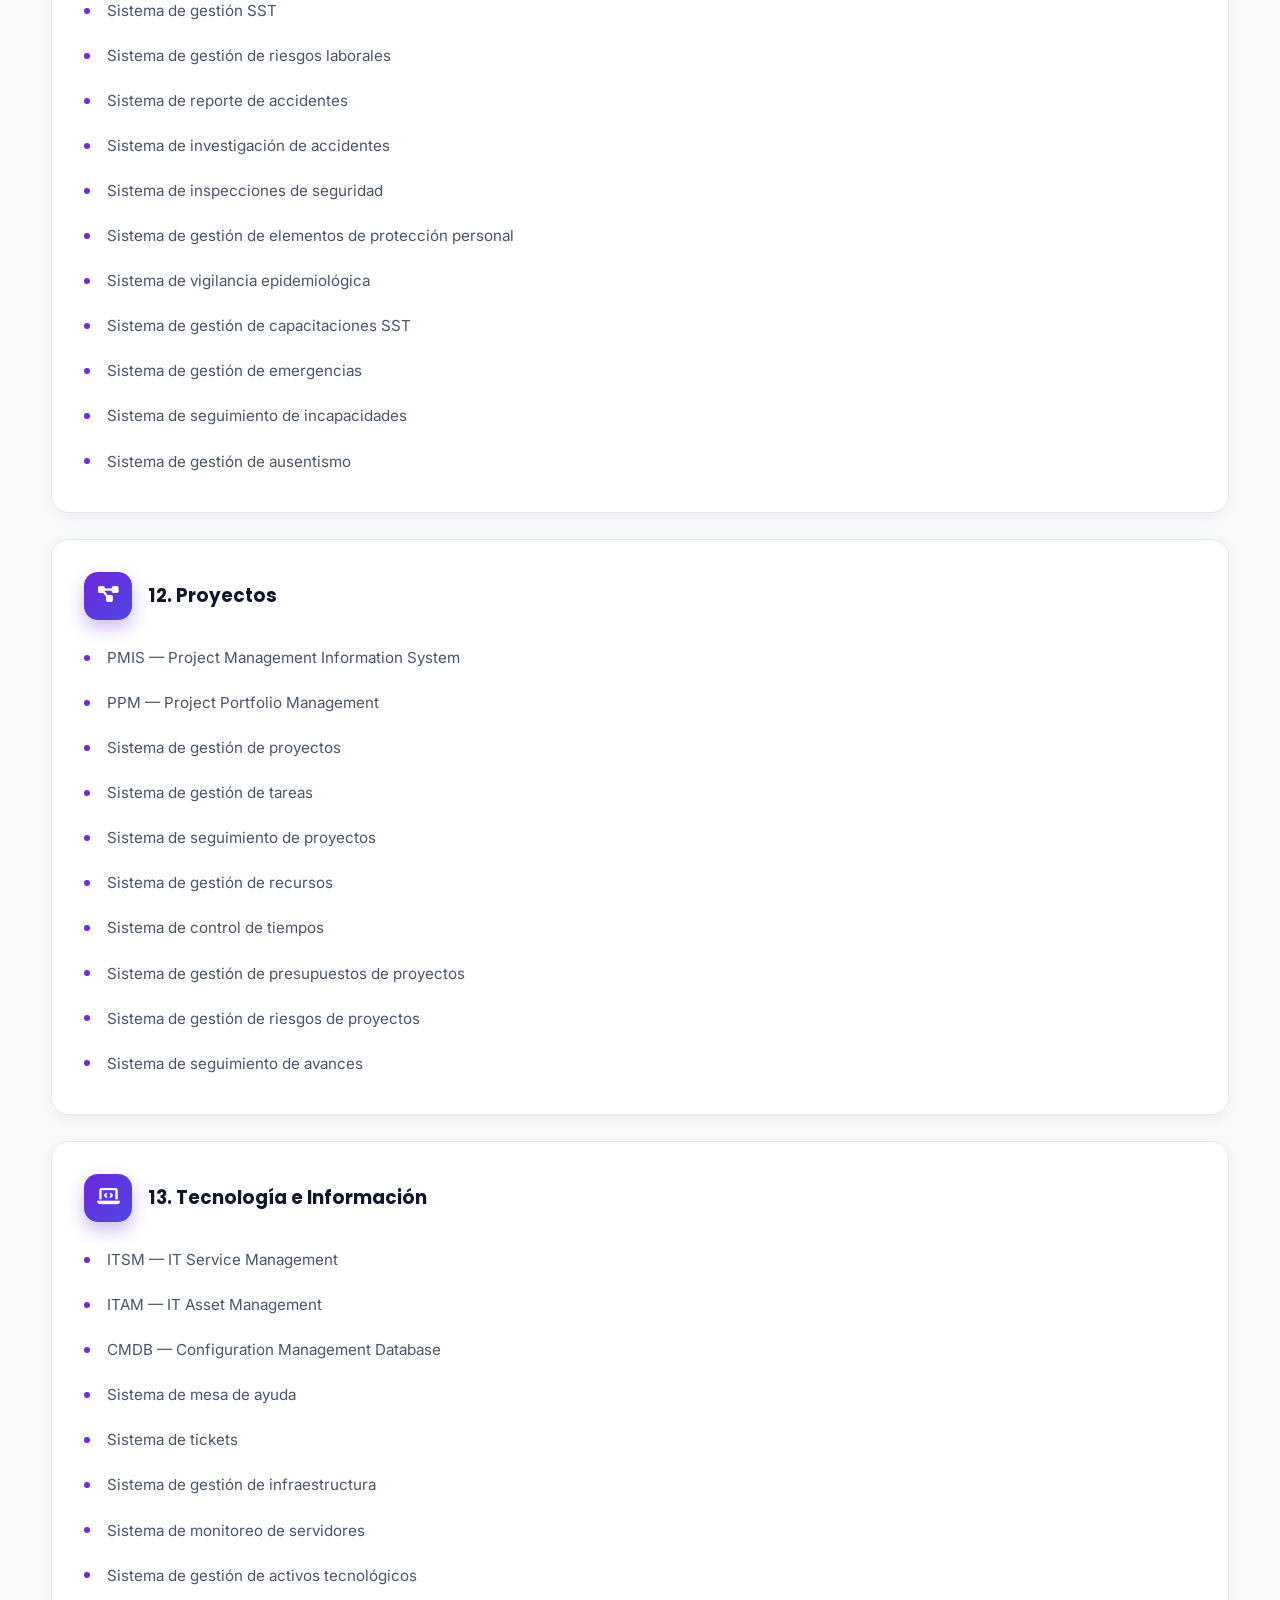
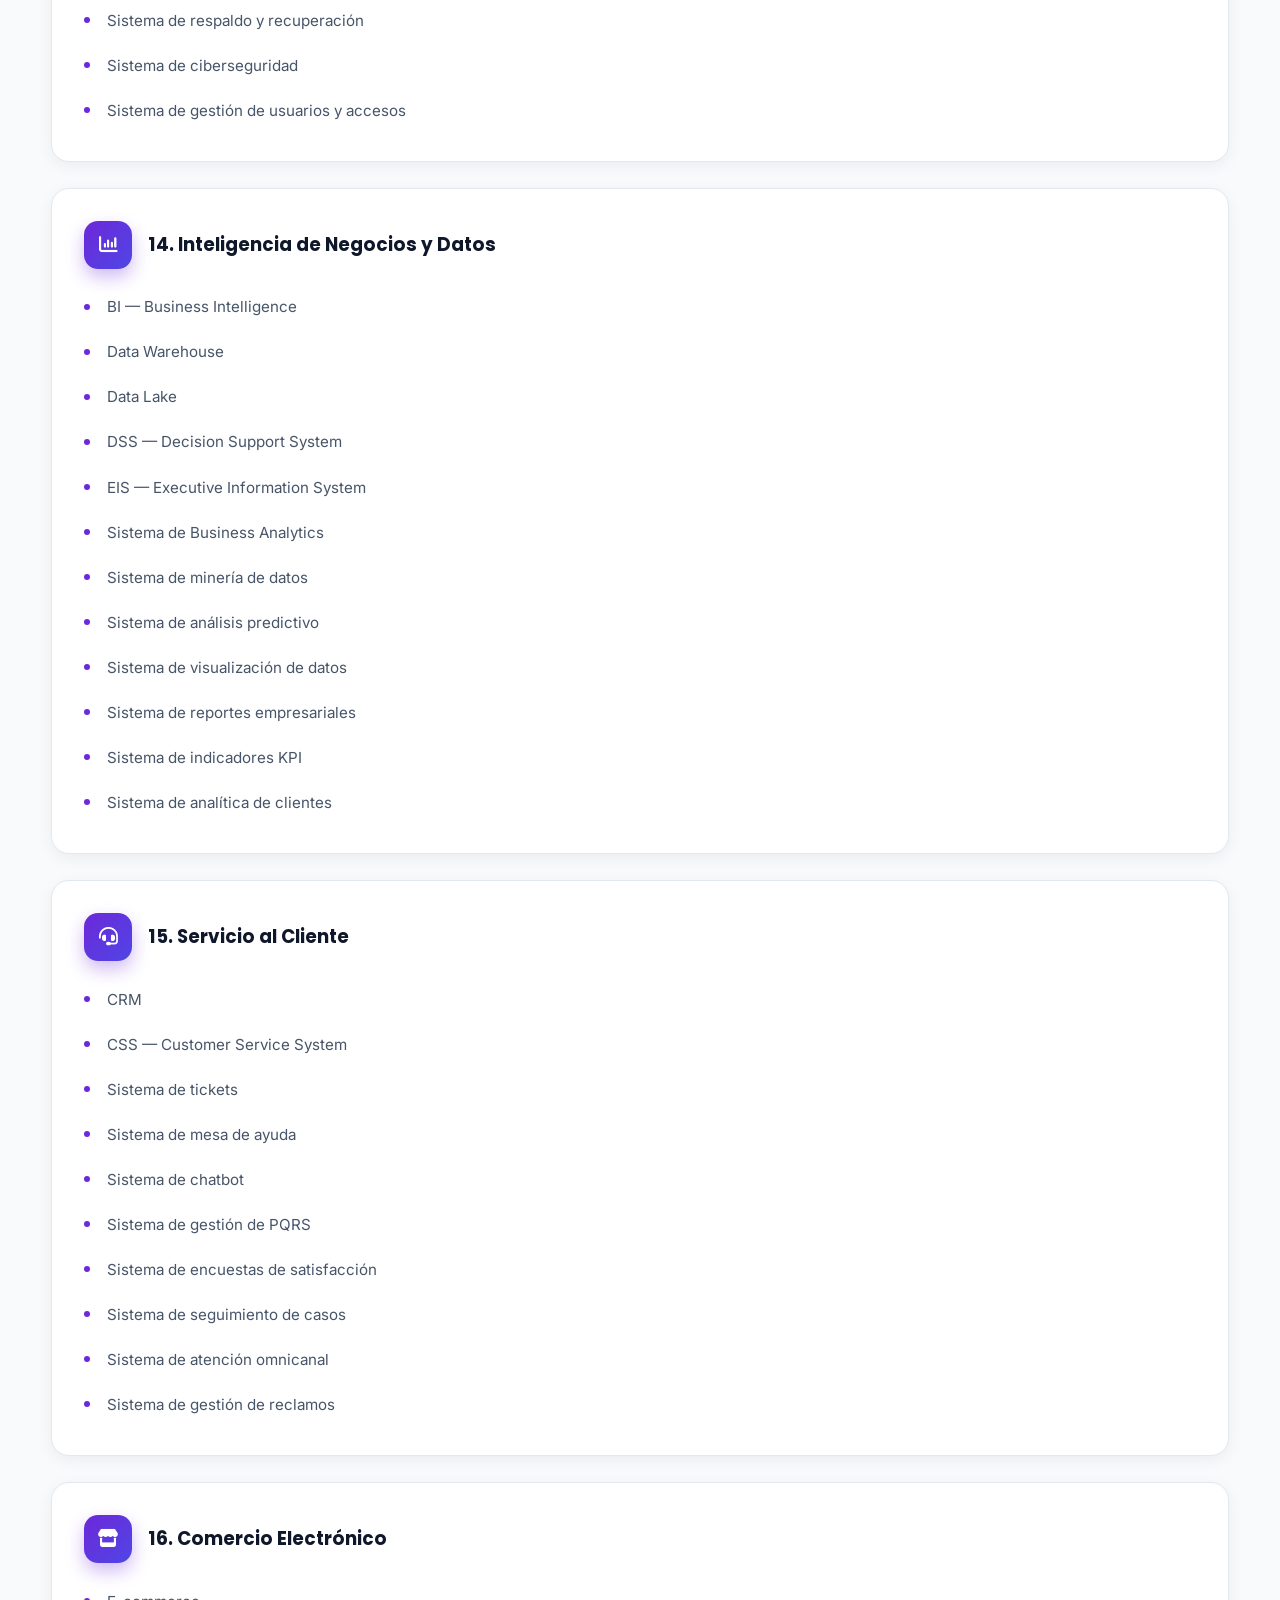
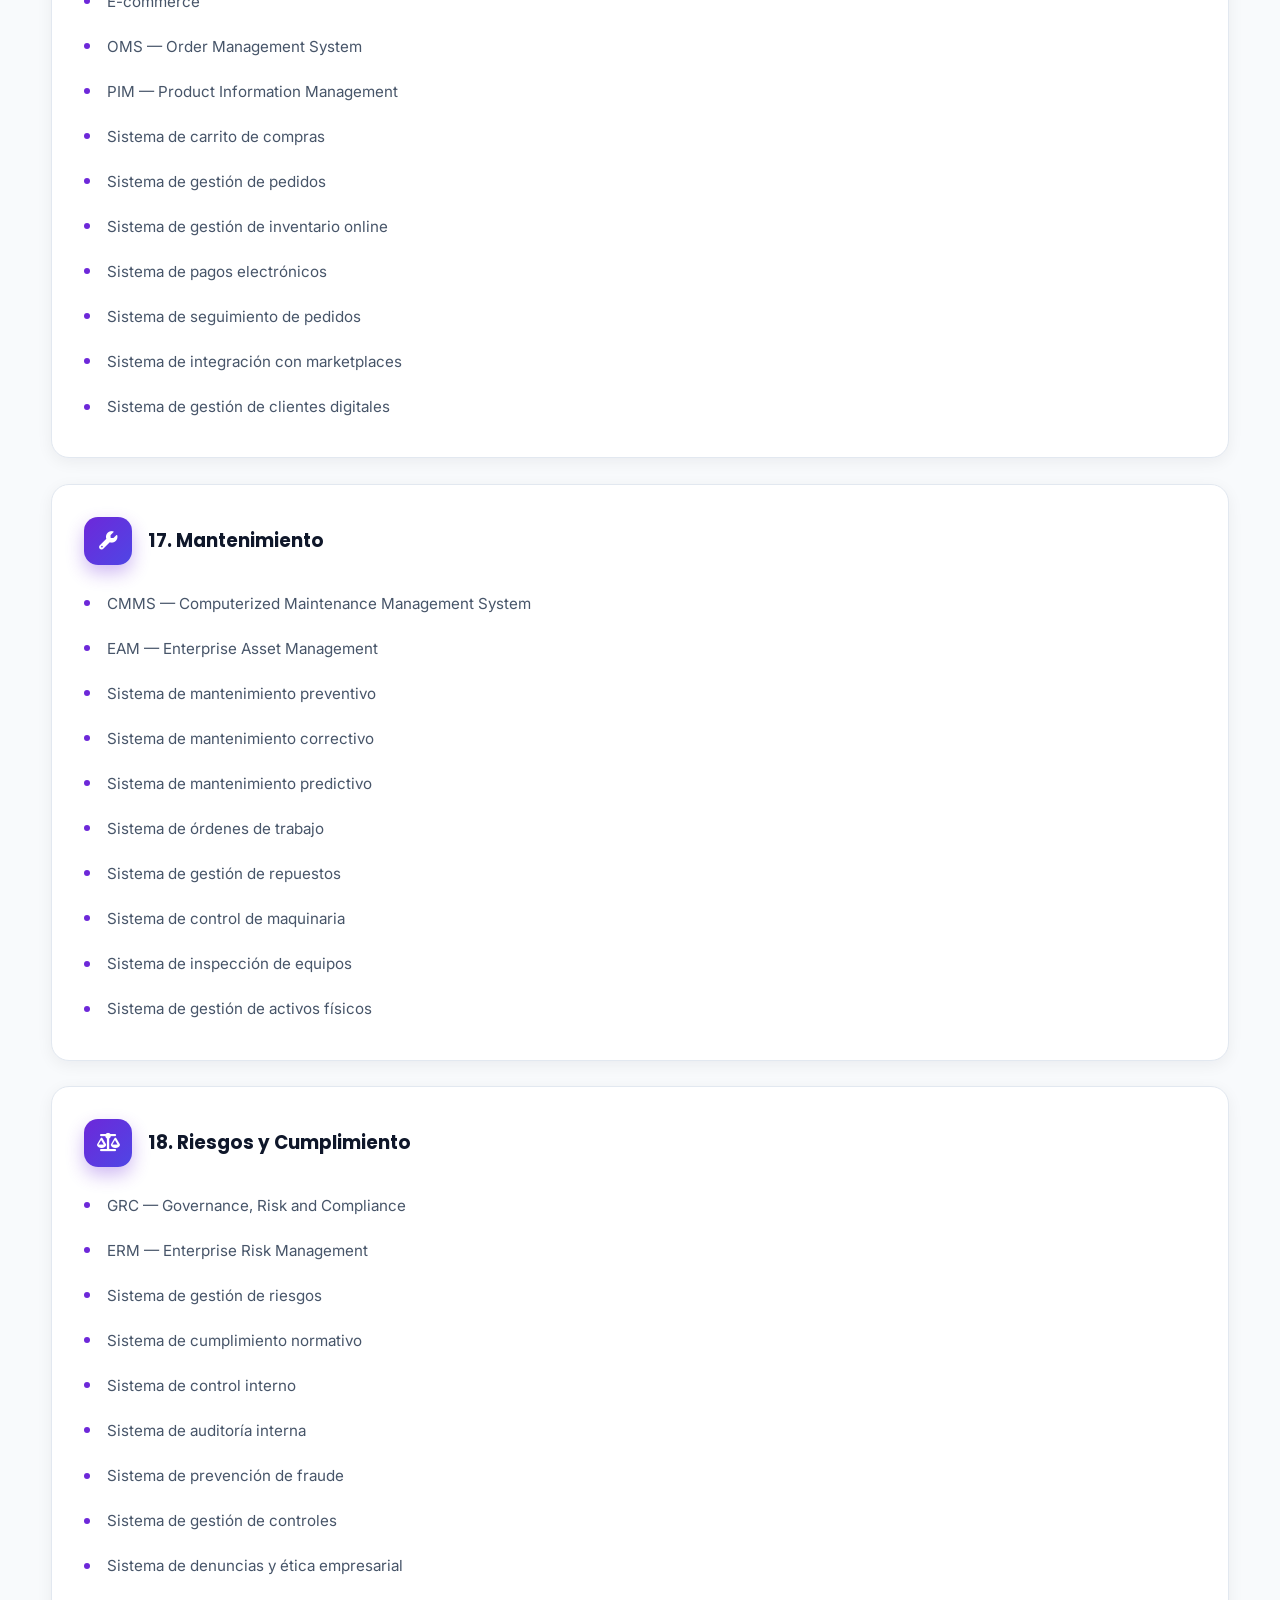
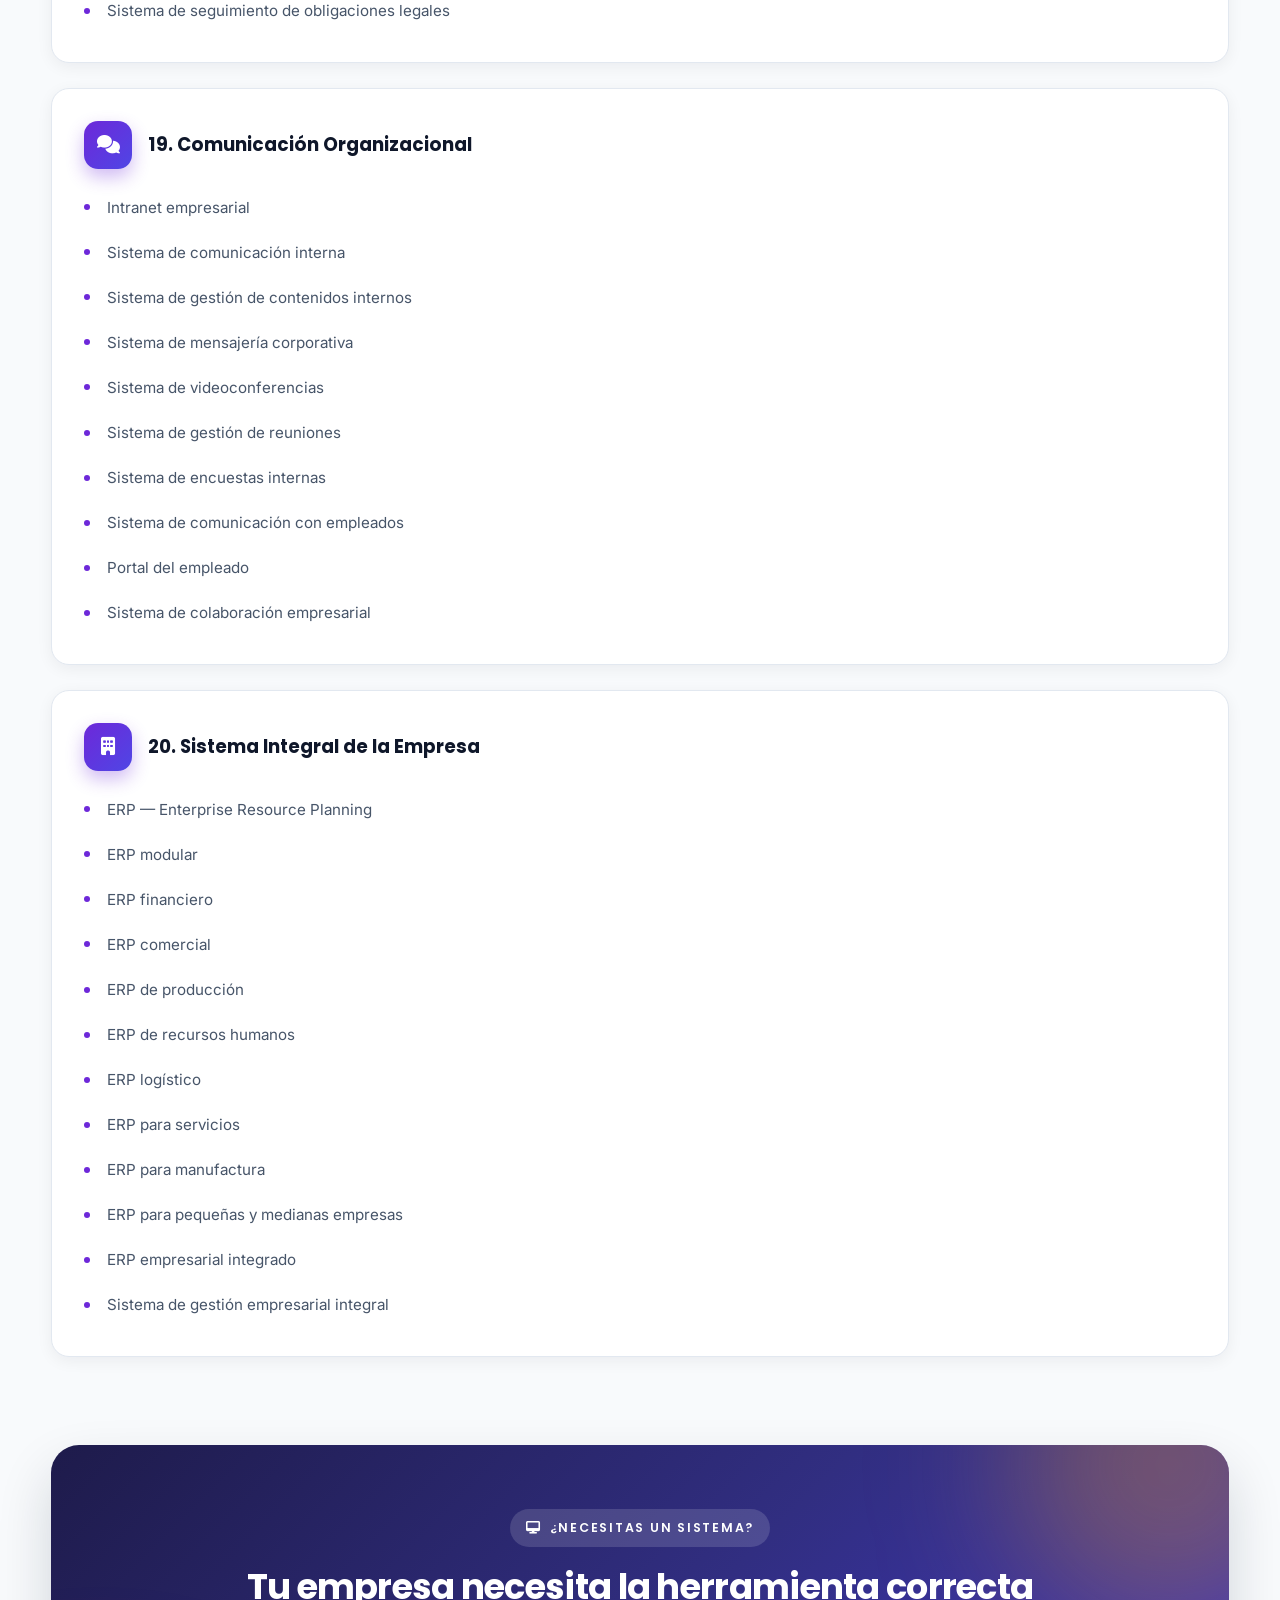
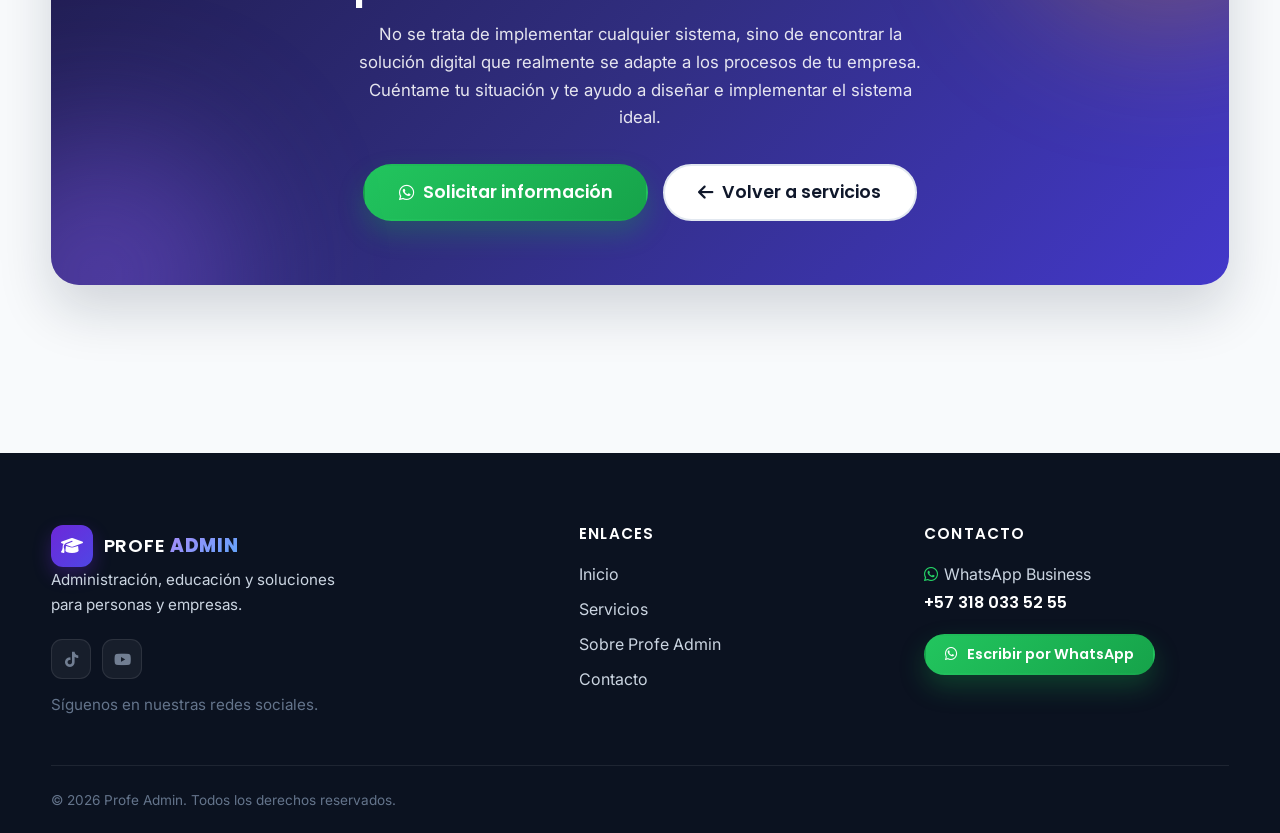
<file: servicios/sistemas.html>
<!DOCTYPE html>
<html lang="es">
<head>
    <meta charset="UTF-8">
    <meta name="viewport" content="width=device-width, initial-scale=1.0">
    <title>Profe Admin | Administración, asesorías, clases y soluciones empresariales</title>
    <meta name="description" content="Profe Admin ofrece clases, asesorías, conferencias, capacitaciones, auditorías, herramientas, plantillas y soluciones administrativas para estudiantes, profesionales, emprendedores y empresas.">
    <meta property="og:title" content="Profe Admin | Administración, asesorías, clases y soluciones empresariales">
    <meta property="og:description" content="Clases, asesorías, conferencias, herramientas y soluciones administrativas para estudiantes, profesionales, emprendedores y empresas.">
    <meta property="og:type" content="website">
    <link rel="icon" href="data:image/svg+xml,%3Csvg xmlns='http://www.w3.org/2000/svg' viewBox='0 0 64 64'%3E%3Cdefs%3E%3ClinearGradient id='g' x1='0' y1='0' x2='1' y2='1'%3E%3Cstop offset='0' stop-color='%236d28d9'/%3E%3Cstop offset='1' stop-color='%234f46e5'/%3E%3C/linearGradient%3E%3C/defs%3E%3Crect width='64' height='64' rx='14' fill='url(%23g)'/%3E%3Ctext x='32' y='42' font-family='Arial,sans-serif' font-size='28' font-weight='700' fill='white' text-anchor='middle'%3EPA%3C/text%3E%3C/svg%3E">
    <link rel="preconnect" href="https://fonts.googleapis.com">
    <link rel="preconnect" href="https://fonts.gstatic.com" crossorigin>
    <link href="https://fonts.googleapis.com/css2?family=Poppins:wght@500;600;700;800&family=Inter:wght@400;500;600&display=swap" rel="stylesheet">
    <link rel="stylesheet" href="https://cdnjs.cloudflare.com/ajax/libs/font-awesome/6.5.2/css/all.min.css">
    <link rel="stylesheet" href="../assets/css/style.css">
</head>
<body>
    <a class="skip-link" href="#main">Saltar al contenido</a>
    <header class="navbar" id="navbar">
        <div class="container nav-inner">
            <a class="brand" href="../index.html#inicio" aria-label="Profe Admin, ir al inicio">
                <span class="brand-mark" aria-hidden="true"><i class="fa-solid fa-graduation-cap"></i></span>
                <span class="brand-text">PROFE <strong>ADMIN</strong></span>
            </a>
            <button class="menu-toggle" id="menuToggle" type="button"
                    aria-expanded="false" aria-controls="navMenu" aria-label="Abrir menú de navegación">
                <i class="fa-solid fa-bars" aria-hidden="true"></i>
                <i class="fa-solid fa-xmark" aria-hidden="true"></i>
            </button>
            <nav class="nav-menu" id="navMenu" aria-label="Navegación principal">
                <ul class="nav-list">
                    <li><a href="../index.html#inicio">Inicio</a></li>
                    <li><a href="../index.html#servicios">Servicios</a></li>
                    <li><a href="../index.html#sobre">Sobre Profe Admin</a></li>
                    <li><a href="../index.html#contacto">Contacto</a></li>
                </ul>
                <a class="btn btn-wa btn-nav" href="https://wa.me/573180335255?text=Hola%20Profe%20Admin%2C%20quiero%20informaci%C3%B3n." target="_blank" rel="noopener">
                    <i class="fa-brands fa-whatsapp" aria-hidden="true"></i> WhatsApp
                </a>
            </nav>
        </div>
    </header>
    <main id="main">

<section class="service-hero">
    <div class="container">
        <a class="service-back" href="../index.html#servicios">
            <i class="fa-solid fa-arrow-left" aria-hidden="true"></i> Volver a servicios
        </a>
        <span class="eyebrow">
            <i class="fa-solid fa-desktop" aria-hidden="true"></i> Servicio 04
        </span>
        <h1 class="service-title">Sistemas de Administración y Gestión Empresarial</h1>
        <p class="service-sub">Diseño, implementación y asesoría en sistemas y soluciones digitales para gestionar todos los procesos de tu empresa. Desde recursos humanos hasta inteligencia de negocios.</p>
    </div>
</section>

<section class="section">
    <div class="container">
        <div class="service-intro reveal">
            <h2>Soluciones digitales para cada área</h2>
            <p>Toda empresa necesita sistemas que le permitan organizar, medir y mejorar sus procesos. Estas son las áreas de sistemas que puedo diseñar e implementar para tu organización:</p>
        </div>

        <div class="service-grid">

            <div class="service-area reveal">
                <div class="service-area-header">
                    <span class="service-area-icon"><i class="fa-solid fa-users"></i></span>
                    <h3>1. Recursos Humanos — RRHH</h3>
                </div>
                <div class="service-area-content">
                    <ul>
                        <li>HRIS — Human Resources Information System</li>
                        <li>HRMS — Human Resources Management System</li>
                        <li>HCM — Human Capital Management</li>
                        <li>ATS — Applicant Tracking System</li>
                        <li>LMS — Learning Management System</li>
                        <li>TMS — Talent Management System</li>
                        <li>Sistema de nómina</li>
                        <li>Sistema de gestión de turnos</li>
                        <li>Sistema de control de asistencia</li>
                        <li>Sistema de evaluación de desempeño</li>
                        <li>Sistema de gestión de vacaciones y ausencias</li>
                        <li>Sistema de gestión documental de empleados</li>
                        <li>Sistema de compensación y beneficios</li>
                        <li>Sistema de planificación de la fuerza laboral</li>
                    </ul>
                </div>
            </div>

            <div class="service-area reveal">
                <div class="service-area-header">
                    <span class="service-area-icon"><i class="fa-solid fa-cart-shopping"></i></span>
                    <h3>2. Ventas y Clientes</h3>
                </div>
                <div class="service-area-content">
                    <ul>
                        <li>CRM — Customer Relationship Management</li>
                        <li>POS — Point of Sale</li>
                        <li>SFA — Sales Force Automation</li>
                        <li>CSS — Customer Service System</li>
                        <li>CDP — Customer Data Platform</li>
                        <li>Sistema de gestión de leads</li>
                        <li>Sistema de cotizaciones</li>
                        <li>Sistema de pedidos</li>
                        <li>Sistema de gestión de clientes</li>
                        <li>Sistema de fidelización de clientes</li>
                        <li>Sistema de servicio al cliente</li>
                        <li>Sistema de seguimiento comercial</li>
                        <li>Sistema de gestión de oportunidades</li>
                        <li>Sistema de call center</li>
                    </ul>
                </div>
            </div>

            <div class="service-area reveal">
                <div class="service-area-header">
                    <span class="service-area-icon"><i class="fa-solid fa-industry"></i></span>
                    <h3>3. Producción y Operaciones</h3>
                </div>
                <div class="service-area-content">
                    <ul>
                        <li>MRP — Material Requirements Planning</li>
                        <li>MES — Manufacturing Execution System</li>
                        <li>SCM — Supply Chain Management</li>
                        <li>WMS — Warehouse Management System</li>
                        <li>QMS — Quality Management System</li>
                        <li>APS — Advanced Planning and Scheduling</li>
                        <li>PLM — Product Lifecycle Management</li>
                        <li>ERP de producción</li>
                        <li>Sistema de planificación de producción</li>
                        <li>Sistema de control de órdenes de producción</li>
                        <li>Sistema de mantenimiento de maquinaria</li>
                        <li>Sistema de trazabilidad</li>
                        <li>Sistema de control de calidad</li>
                        <li>Sistema de gestión de activos</li>
                    </ul>
                </div>
            </div>

            <div class="service-area reveal">
                <div class="service-area-header">
                    <span class="service-area-icon"><i class="fa-solid fa-truck"></i></span>
                    <h3>4. Logística y Transporte</h3>
                </div>
                <div class="service-area-content">
                    <ul>
                        <li>TMS — Transportation Management System</li>
                        <li>FMS — Fleet Management System</li>
                        <li>GPS — Sistema de posicionamiento y seguimiento</li>
                        <li>SCM — Supply Chain Management</li>
                        <li>WMS — Warehouse Management System</li>
                        <li>Sistema de gestión de rutas</li>
                        <li>Sistema de seguimiento de entregas</li>
                        <li>Sistema de gestión de flotas</li>
                        <li>Sistema de control de combustible</li>
                        <li>Sistema de transporte de mercancías</li>
                        <li>Sistema de última milla</li>
                        <li>Sistema de gestión de despachos</li>
                        <li>Sistema de control de inventario en tránsito</li>
                    </ul>
                </div>
            </div>

            <div class="service-area reveal">
                <div class="service-area-header">
                    <span class="service-area-icon"><i class="fa-solid fa-briefcase"></i></span>
                    <h3>5. Gerencia y Dirección</h3>
                </div>
                <div class="service-area-content">
                    <ul>
                        <li>ERP — Enterprise Resource Planning</li>
                        <li>BI — Business Intelligence</li>
                        <li>DSS — Decision Support System</li>
                        <li>EIS — Executive Information System</li>
                        <li>ESS — Executive Support System</li>
                        <li>BPM — Business Process Management</li>
                        <li>EPM — Enterprise Performance Management</li>
                        <li>CPM — Corporate Performance Management</li>
                        <li>Sistema de indicadores de gestión</li>
                        <li>Sistema de planificación estratégica</li>
                        <li>Sistema de gestión de objetivos</li>
                        <li>Sistema de cuadros de mando</li>
                        <li>Sistema de gestión de riesgos empresariales</li>
                    </ul>
                </div>
            </div>

            <div class="service-area reveal">
                <div class="service-area-header">
                    <span class="service-area-icon"><i class="fa-solid fa-coins"></i></span>
                    <h3>6. Finanzas y Contabilidad</h3>
                </div>
                <div class="service-area-content">
                    <ul>
                        <li>ERP financiero</li>
                        <li>Sistema contable</li>
                        <li>Sistema de facturación electrónica</li>
                        <li>Sistema de cuentas por cobrar</li>
                        <li>Sistema de cuentas por pagar</li>
                        <li>Sistema de tesorería</li>
                        <li>Sistema de presupuesto</li>
                        <li>Sistema de gestión financiera</li>
                        <li>Sistema de costos</li>
                        <li>Sistema de flujo de caja</li>
                        <li>Sistema de conciliación bancaria</li>
                        <li>Sistema de activos fijos</li>
                        <li>Sistema de auditoría financiera</li>
                        <li>Sistema de impuestos</li>
                    </ul>
                </div>
            </div>

            <div class="service-area reveal">
                <div class="service-area-header">
                    <span class="service-area-icon"><i class="fa-solid fa-bullhorn"></i></span>
                    <h3>7. Marketing</h3>
                </div>
                <div class="service-area-content">
                    <ul>
                        <li>Marketing Automation</li>
                        <li>CDP — Customer Data Platform</li>
                        <li>CRM Marketing</li>
                        <li>CMS — Content Management System</li>
                        <li>Sistema de email marketing</li>
                        <li>Sistema de gestión de redes sociales</li>
                        <li>Sistema de análisis de campañas</li>
                        <li>Sistema de SEO</li>
                        <li>Sistema de publicidad digital</li>
                        <li>Sistema de generación de leads</li>
                        <li>Sistema de automatización de marketing</li>
                        <li>Sistema de gestión de contenidos</li>
                        <li>Sistema de análisis del comportamiento del consumidor</li>
                    </ul>
                </div>
            </div>

            <div class="service-area reveal">
                <div class="service-area-header">
                    <span class="service-area-icon"><i class="fa-solid fa-handshake"></i></span>
                    <h3>8. Compras y Proveedores</h3>
                </div>
                <div class="service-area-content">
                    <ul>
                        <li>SRM — Supplier Relationship Management</li>
                        <li>E-Procurement</li>
                        <li>Sistema de gestión de proveedores</li>
                        <li>Sistema de órdenes de compra</li>
                        <li>Sistema de solicitudes de compra</li>
                        <li>Sistema de evaluación de proveedores</li>
                        <li>Sistema de negociación con proveedores</li>
                        <li>Sistema de homologación de proveedores</li>
                        <li>Sistema de control de contratos</li>
                        <li>Sistema de gestión de abastecimiento</li>
                    </ul>
                </div>
            </div>

            <div class="service-area reveal">
                <div class="service-area-header">
                    <span class="service-area-icon"><i class="fa-solid fa-folder-open"></i></span>
                    <h3>9. Gestión Documental</h3>
                </div>
                <div class="service-area-content">
                    <ul>
                        <li>DMS — Document Management System</li>
                        <li>EDMS — Electronic Document Management System</li>
                        <li>ECM — Enterprise Content Management</li>
                        <li>Sistema de archivo digital</li>
                        <li>Sistema de gestión de contratos</li>
                        <li>Sistema de firma electrónica</li>
                        <li>Sistema de control de versiones</li>
                        <li>Sistema de flujo documental</li>
                        <li>Sistema de gestión de correspondencia</li>
                        <li>Sistema de gestión de expedientes</li>
                    </ul>
                </div>
            </div>

            <div class="service-area reveal">
                <div class="service-area-header">
                    <span class="service-area-icon"><i class="fa-solid fa-award"></i></span>
                    <h3>10. Calidad</h3>
                </div>
                <div class="service-area-content">
                    <ul>
                        <li>QMS — Quality Management System</li>
                        <li>Sistema de gestión de calidad</li>
                        <li>Sistema de control de calidad</li>
                        <li>Sistema de gestión de no conformidades</li>
                        <li>Sistema de acciones correctivas y preventivas</li>
                        <li>Sistema de auditorías</li>
                        <li>Sistema de control de indicadores de calidad</li>
                        <li>Sistema de gestión de reclamaciones</li>
                        <li>Sistema de inspecciones</li>
                        <li>Sistema de trazabilidad de calidad</li>
                    </ul>
                </div>
            </div>

            <div class="service-area reveal">
                <div class="service-area-header">
                    <span class="service-area-icon"><i class="fa-solid fa-shield-halved"></i></span>
                    <h3>11. Seguridad y Salud en el Trabajo — SST</h3>
                </div>
                <div class="service-area-content">
                    <ul>
                        <li>Sistema de gestión SST</li>
                        <li>Sistema de gestión de riesgos laborales</li>
                        <li>Sistema de reporte de accidentes</li>
                        <li>Sistema de investigación de accidentes</li>
                        <li>Sistema de inspecciones de seguridad</li>
                        <li>Sistema de gestión de elementos de protección personal</li>
                        <li>Sistema de vigilancia epidemiológica</li>
                        <li>Sistema de gestión de capacitaciones SST</li>
                        <li>Sistema de gestión de emergencias</li>
                        <li>Sistema de seguimiento de incapacidades</li>
                        <li>Sistema de gestión de ausentismo</li>
                    </ul>
                </div>
            </div>

            <div class="service-area reveal">
                <div class="service-area-header">
                    <span class="service-area-icon"><i class="fa-solid fa-diagram-project"></i></span>
                    <h3>12. Proyectos</h3>
                </div>
                <div class="service-area-content">
                    <ul>
                        <li>PMIS — Project Management Information System</li>
                        <li>PPM — Project Portfolio Management</li>
                        <li>Sistema de gestión de proyectos</li>
                        <li>Sistema de gestión de tareas</li>
                        <li>Sistema de seguimiento de proyectos</li>
                        <li>Sistema de gestión de recursos</li>
                        <li>Sistema de control de tiempos</li>
                        <li>Sistema de gestión de presupuestos de proyectos</li>
                        <li>Sistema de gestión de riesgos de proyectos</li>
                        <li>Sistema de seguimiento de avances</li>
                    </ul>
                </div>
            </div>

            <div class="service-area reveal">
                <div class="service-area-header">
                    <span class="service-area-icon"><i class="fa-solid fa-laptop-code"></i></span>
                    <h3>13. Tecnología e Información</h3>
                </div>
                <div class="service-area-content">
                    <ul>
                        <li>ITSM — IT Service Management</li>
                        <li>ITAM — IT Asset Management</li>
                        <li>CMDB — Configuration Management Database</li>
                        <li>Sistema de mesa de ayuda</li>
                        <li>Sistema de tickets</li>
                        <li>Sistema de gestión de infraestructura</li>
                        <li>Sistema de monitoreo de servidores</li>
                        <li>Sistema de gestión de activos tecnológicos</li>
                        <li>Sistema de respaldo y recuperación</li>
                        <li>Sistema de ciberseguridad</li>
                        <li>Sistema de gestión de usuarios y accesos</li>
                    </ul>
                </div>
            </div>

            <div class="service-area reveal">
                <div class="service-area-header">
                    <span class="service-area-icon"><i class="fa-solid fa-chart-column"></i></span>
                    <h3>14. Inteligencia de Negocios y Datos</h3>
                </div>
                <div class="service-area-content">
                    <ul>
                        <li>BI — Business Intelligence</li>
                        <li>Data Warehouse</li>
                        <li>Data Lake</li>
                        <li>DSS — Decision Support System</li>
                        <li>EIS — Executive Information System</li>
                        <li>Sistema de Business Analytics</li>
                        <li>Sistema de minería de datos</li>
                        <li>Sistema de análisis predictivo</li>
                        <li>Sistema de visualización de datos</li>
                        <li>Sistema de reportes empresariales</li>
                        <li>Sistema de indicadores KPI</li>
                        <li>Sistema de analítica de clientes</li>
                    </ul>
                </div>
            </div>

            <div class="service-area reveal">
                <div class="service-area-header">
                    <span class="service-area-icon"><i class="fa-solid fa-headset"></i></span>
                    <h3>15. Servicio al Cliente</h3>
                </div>
                <div class="service-area-content">
                    <ul>
                        <li>CRM</li>
                        <li>CSS — Customer Service System</li>
                        <li>Sistema de tickets</li>
                        <li>Sistema de mesa de ayuda</li>
                        <li>Sistema de chatbot</li>
                        <li>Sistema de gestión de PQRS</li>
                        <li>Sistema de encuestas de satisfacción</li>
                        <li>Sistema de seguimiento de casos</li>
                        <li>Sistema de atención omnicanal</li>
                        <li>Sistema de gestión de reclamos</li>
                    </ul>
                </div>
            </div>

            <div class="service-area reveal">
                <div class="service-area-header">
                    <span class="service-area-icon"><i class="fa-solid fa-store"></i></span>
                    <h3>16. Comercio Electrónico</h3>
                </div>
                <div class="service-area-content">
                    <ul>
                        <li>E-commerce</li>
                        <li>OMS — Order Management System</li>
                        <li>PIM — Product Information Management</li>
                        <li>Sistema de carrito de compras</li>
                        <li>Sistema de gestión de pedidos</li>
                        <li>Sistema de gestión de inventario online</li>
                        <li>Sistema de pagos electrónicos</li>
                        <li>Sistema de seguimiento de pedidos</li>
                        <li>Sistema de integración con marketplaces</li>
                        <li>Sistema de gestión de clientes digitales</li>
                    </ul>
                </div>
            </div>

            <div class="service-area reveal">
                <div class="service-area-header">
                    <span class="service-area-icon"><i class="fa-solid fa-wrench"></i></span>
                    <h3>17. Mantenimiento</h3>
                </div>
                <div class="service-area-content">
                    <ul>
                        <li>CMMS — Computerized Maintenance Management System</li>
                        <li>EAM — Enterprise Asset Management</li>
                        <li>Sistema de mantenimiento preventivo</li>
                        <li>Sistema de mantenimiento correctivo</li>
                        <li>Sistema de mantenimiento predictivo</li>
                        <li>Sistema de órdenes de trabajo</li>
                        <li>Sistema de gestión de repuestos</li>
                        <li>Sistema de control de maquinaria</li>
                        <li>Sistema de inspección de equipos</li>
                        <li>Sistema de gestión de activos físicos</li>
                    </ul>
                </div>
            </div>

            <div class="service-area reveal">
                <div class="service-area-header">
                    <span class="service-area-icon"><i class="fa-solid fa-scale-balanced"></i></span>
                    <h3>18. Riesgos y Cumplimiento</h3>
                </div>
                <div class="service-area-content">
                    <ul>
                        <li>GRC — Governance, Risk and Compliance</li>
                        <li>ERM — Enterprise Risk Management</li>
                        <li>Sistema de gestión de riesgos</li>
                        <li>Sistema de cumplimiento normativo</li>
                        <li>Sistema de control interno</li>
                        <li>Sistema de auditoría interna</li>
                        <li>Sistema de prevención de fraude</li>
                        <li>Sistema de gestión de controles</li>
                        <li>Sistema de denuncias y ética empresarial</li>
                        <li>Sistema de seguimiento de obligaciones legales</li>
                    </ul>
                </div>
            </div>

            <div class="service-area reveal">
                <div class="service-area-header">
                    <span class="service-area-icon"><i class="fa-solid fa-comments"></i></span>
                    <h3>19. Comunicación Organizacional</h3>
                </div>
                <div class="service-area-content">
                    <ul>
                        <li>Intranet empresarial</li>
                        <li>Sistema de comunicación interna</li>
                        <li>Sistema de gestión de contenidos internos</li>
                        <li>Sistema de mensajería corporativa</li>
                        <li>Sistema de videoconferencias</li>
                        <li>Sistema de gestión de reuniones</li>
                        <li>Sistema de encuestas internas</li>
                        <li>Sistema de comunicación con empleados</li>
                        <li>Portal del empleado</li>
                        <li>Sistema de colaboración empresarial</li>
                    </ul>
                </div>
            </div>

            <div class="service-area reveal">
                <div class="service-area-header">
                    <span class="service-area-icon"><i class="fa-solid fa-building"></i></span>
                    <h3>20. Sistema Integral de la Empresa</h3>
                </div>
                <div class="service-area-content">
                    <ul>
                        <li>ERP — Enterprise Resource Planning</li>
                        <li>ERP modular</li>
                        <li>ERP financiero</li>
                        <li>ERP comercial</li>
                        <li>ERP de producción</li>
                        <li>ERP de recursos humanos</li>
                        <li>ERP logístico</li>
                        <li>ERP para servicios</li>
                        <li>ERP para manufactura</li>
                        <li>ERP para pequeñas y medianas empresas</li>
                        <li>ERP empresarial integrado</li>
                        <li>Sistema de gestión empresarial integral</li>
                    </ul>
                </div>
            </div>

        </div>
    </div>
</section>

<section class="section service-cta-section">
    <div class="container">
        <div class="service-cta-box reveal">
            <span class="eyebrow eyebrow-light">
                <i class="fa-solid fa-desktop" aria-hidden="true"></i> ¿Necesitas un sistema?
            </span>
            <h2>Tu empresa necesita la herramienta correcta</h2>
            <p>No se trata de implementar cualquier sistema, sino de encontrar la solución digital que realmente se adapte a los procesos de tu empresa. Cuéntame tu situación y te ayudo a diseñar e implementar el sistema ideal.</p>
            <div class="service-cta-actions">
                <a class="btn btn-wa btn-lg" href="https://wa.me/573180335255?text=Hola%20Profe%20Admin%2C%20necesito%20informaci%C3%B3n%20sobre%20sistemas%20de%20administraci%C3%B3n." target="_blank" rel="noopener">
                    <i class="fa-brands fa-whatsapp" aria-hidden="true"></i> Solicitar información
                </a>
                <a class="btn btn-ghost btn-lg" href="../index.html#servicios">
                    <i class="fa-solid fa-arrow-left" aria-hidden="true"></i> Volver a servicios
                </a>
            </div>
        </div>
    </div>
</section>

    </main>

    <footer class="footer">
        <div class="container">
            <div class="footer-grid">
                <div class="footer-brand">
                    <a class="brand" href="../index.html#inicio" aria-label="Profe Admin, ir al inicio">
                        <span class="brand-mark" aria-hidden="true"><i class="fa-solid fa-graduation-cap"></i></span>
                        <span class="brand-text">PROFE <strong>ADMIN</strong></span>
                    </a>
                    <p>Administración, educación y soluciones para personas y empresas.</p>
                    <div class="footer-social" aria-label="Redes sociales">
                        <span class="social-ph" title="Síguenos en TikTok" aria-label="Síguenos en TikTok"><i class="fa-brands fa-tiktok" aria-hidden="true"></i></span>
                        <span class="social-ph" title="Síguenos en YouTube" aria-label="Síguenos en YouTube"><i class="fa-brands fa-youtube" aria-hidden="true"></i></span>
                    </div>
                    <p class="social-note">Síguenos en nuestras redes sociales.</p>
                </div>
                <div class="footer-col">
                    <h4>Enlaces</h4>
                    <ul>
                        <li><a href="../index.html#inicio">Inicio</a></li>
                        <li><a href="../index.html#servicios">Servicios</a></li>
                        <li><a href="../index.html#sobre">Sobre Profe Admin</a></li>
                        <li><a href="../index.html#contacto">Contacto</a></li>
                    </ul>
                </div>
                <div class="footer-col">
                    <h4>Contacto</h4>
                    <p class="footer-contact">
                        <i class="fa-brands fa-whatsapp" aria-hidden="true"></i>WhatsApp Business
                        <strong>+57 318 033 52 55</strong>
                    </p>
                    <a class="btn btn-wa btn-sm" href="https://wa.me/573180335255?text=Hola%20Profe%20Admin%2C%20quiero%20informaci%C3%B3n." target="_blank" rel="noopener">
                        <i class="fa-brands fa-whatsapp" aria-hidden="true"></i> Escribir por WhatsApp
                    </a>
                </div>
            </div>
            <div class="footer-bottom">
                <p>&copy; <span id="year">2026</span> Profe Admin. Todos los derechos reservados.</p>
            </div>
        </div>
    </footer>

    <a class="wa-float" href="https://wa.me/573180335255?text=Hola%20Profe%20Admin%2C%20quiero%20informaci%C3%B3n." target="_blank" rel="noopener" aria-label="Escribir por WhatsApp">
        <i class="fa-brands fa-whatsapp" aria-hidden="true"></i>
        <span class="wa-tooltip" role="tooltip">¿Hablamos?</span>
    </a>

    <script src="../assets/js/script.js"></script>
</body>
</html>
</file>
<file: assets/css/style.css>
/* ============================================================
   PROFE ADMIN — Hoja de estilos principal
   Identidad: educación + administración + tecnología + consultoría
   ============================================================ */

:root {
  --clr-primary: #6d28d9;
  --clr-primary-2: #4f46e5;
  --clr-primary-soft: #ede9fe;
  --clr-accent: #f59e0b;
  --clr-accent-soft: #fef3c7;
  --clr-wa: #25d366;
  --clr-wa-dark: #16a34a;
  --clr-wa-soft: #d1fae5;
  --clr-ink: #0f172a;
  --clr-body: #475569;
  --clr-muted: #94a3b8;
  --clr-bg: #f8fafc;
  --clr-card: #ffffff;
  --clr-border: #e2e8f0;
  --grad: linear-gradient(135deg, #6d28d9 0%, #4f46e5 100%);
  --grad-wa: linear-gradient(135deg, #22c55e 0%, #16a34a 100%);
  --radius: 18px;
  --radius-sm: 12px;
  --shadow-sm: 0 4px 16px rgba(15, 23, 42, 0.06);
  --shadow-md: 0 14px 34px rgba(15, 23, 42, 0.1);
  --shadow-lg: 0 26px 54px rgba(15, 23, 42, 0.16);
  --container: 1180px;
  --nav-h: 76px;
  --font-head: "Poppins", system-ui, -apple-system, "Segoe UI", sans-serif;
  --font-body: "Inter", system-ui, -apple-system, "Segoe UI", sans-serif;
}

/* ---------- Base ---------- */

*,
*::before,
*::after {
  box-sizing: border-box;
}

html {
  scroll-behavior: smooth;
  scroll-padding-top: calc(var(--nav-h) + 14px);
}

body {
  margin: 0;
  font-family: var(--font-body);
  font-size: 1rem;
  line-height: 1.65;
  color: var(--clr-body);
  background: var(--clr-bg);
  -webkit-font-smoothing: antialiased;
}

img {
  max-width: 100%;
  display: block;
}

h1,
h2,
h3,
h4 {
  font-family: var(--font-head);
  color: var(--clr-ink);
  line-height: 1.2;
  margin: 0 0 0.6em;
}

p {
  margin: 0 0 1em;
}

ul,
ol {
  margin: 0;
  padding: 0;
  list-style: none;
}

a {
  color: var(--clr-primary);
}

:focus-visible {
  outline: 3px solid var(--clr-primary);
  outline-offset: 3px;
  border-radius: 4px;
}

.skip-link {
  position: absolute;
  left: -999px;
  top: 0;
  z-index: 9999;
  background: var(--clr-ink);
  color: #fff;
  padding: 0.7rem 1.1rem;
  border-radius: 0 0 10px 0;
  font-weight: 600;
  text-decoration: none;
}

.skip-link:focus {
  left: 0;
}

.container {
  width: min(var(--container), 92%);
  margin-inline: auto;
}

/* ---------- Utilidades ---------- */

.section {
  padding: 5.5rem 0;
}

.section-head {
  text-align: center;
  max-width: 720px;
  margin: 0 auto 3rem;
}

.section-title {
  font-size: clamp(1.7rem, 3.6vw, 2.4rem);
  font-weight: 700;
  letter-spacing: -0.02em;
  margin-top: 1rem;
}

.section-sub {
  font-size: 1.05rem;
  margin: 0;
}

.eyebrow {
  display: inline-flex;
  align-items: center;
  gap: 0.5rem;
  font-family: var(--font-head);
  font-size: 0.78rem;
  font-weight: 600;
  letter-spacing: 0.14em;
  text-transform: uppercase;
  color: var(--clr-primary);
  background: var(--clr-primary-soft);
  border-radius: 999px;
  padding: 0.55rem 1rem;
}

.grad-text {
  background: var(--grad);
  -webkit-background-clip: text;
  background-clip: text;
  -webkit-text-fill-color: transparent;
  color: transparent;
}

/* ---------- Botones ---------- */

.btn {
  display: inline-flex;
  align-items: center;
  justify-content: center;
  gap: 0.55rem;
  font-family: var(--font-head);
  font-size: 1rem;
  font-weight: 600;
  line-height: 1;
  padding: 0.95rem 1.7rem;
  border-radius: 999px;
  border: 2px solid transparent;
  cursor: pointer;
  text-decoration: none;
  transition: transform 0.25s ease, box-shadow 0.25s ease,
    background-color 0.25s ease, border-color 0.25s ease, color 0.25s ease;
}

.btn-primary {
  background: var(--grad);
  color: #fff;
  box-shadow: 0 12px 26px rgba(109, 40, 217, 0.28);
}

.btn-primary:hover {
  transform: translateY(-3px);
  box-shadow: 0 18px 34px rgba(109, 40, 217, 0.38);
}

.btn-wa {
  background: var(--grad-wa);
  color: #fff;
  box-shadow: 0 12px 26px rgba(22, 163, 74, 0.3);
}

.btn-wa:hover {
  transform: translateY(-3px);
  box-shadow: 0 18px 34px rgba(22, 163, 74, 0.4);
}

.btn-ghost {
  background: var(--clr-card);
  color: var(--clr-ink);
  border-color: var(--clr-border);
}

.btn-ghost:hover {
  border-color: var(--clr-primary);
  color: var(--clr-primary);
  transform: translateY(-3px);
  box-shadow: var(--shadow-sm);
}

.btn-lg {
  padding: 1.1rem 2.1rem;
  font-size: 1.1rem;
}

.btn-sm {
  padding: 0.7rem 1.2rem;
  font-size: 0.9rem;
}

/* ---------- Tarjetas ---------- */

.card {
  background: var(--clr-card);
  border: 1px solid var(--clr-border);
  border-radius: var(--radius);
  padding: 2rem;
  box-shadow: var(--shadow-sm);
  transition: transform 0.3s ease, box-shadow 0.3s ease, border-color 0.3s ease;
}

.card:hover {
  transform: translateY(-6px);
  box-shadow: var(--shadow-md);
  border-color: #d8d3f2;
}

.icon-badge {
  width: 54px;
  height: 54px;
  border-radius: 15px;
  display: inline-flex;
  align-items: center;
  justify-content: center;
  font-size: 1.3rem;
  color: #fff;
  background: var(--grad);
  box-shadow: 0 10px 20px rgba(109, 40, 217, 0.32);
}

.card h3 {
  font-size: 1.15rem;
  font-weight: 600;
  margin: 1.1rem 0 0.45rem;
}

.card p {
  font-size: 0.96rem;
  margin: 0;
}

.card-link {
  display: inline-flex;
  align-items: center;
  gap: 0.5rem;
  font-family: var(--font-head);
  font-size: 0.92rem;
  font-weight: 600;
  color: var(--clr-primary);
  text-decoration: none;
  margin-top: 1.2rem;
  transition: color 0.2s ease;
}

.card-link i {
  transition: transform 0.25s ease;
}

.card-link:hover {
  color: var(--clr-primary-2);
}

.card-link:hover i {
  transform: translateX(5px);
}

/* ---------- Navbar ---------- */

.navbar {
  position: fixed;
  inset: 0 0 auto 0;
  z-index: 1000;
  background: rgba(255, 255, 255, 0.82);
  -webkit-backdrop-filter: blur(14px);
  backdrop-filter: blur(14px);
  border-bottom: 1px solid transparent;
  transition: background-color 0.3s ease, box-shadow 0.3s ease,
    border-color 0.3s ease;
}

.navbar.scrolled {
  background: rgba(255, 255, 255, 0.96);
  border-bottom-color: var(--clr-border);
  box-shadow: 0 10px 30px rgba(15, 23, 42, 0.08);
}

.nav-inner {
  display: flex;
  align-items: center;
  justify-content: space-between;
  gap: 1rem;
  min-height: var(--nav-h);
}

.brand {
  display: inline-flex;
  align-items: center;
  gap: 0.65rem;
  text-decoration: none;
}

.brand-mark {
  width: 42px;
  height: 42px;
  border-radius: 12px;
  background: var(--grad);
  color: #fff;
  display: inline-flex;
  align-items: center;
  justify-content: center;
  font-size: 1.1rem;
  box-shadow: 0 8px 18px rgba(109, 40, 217, 0.32);
}

.brand-text {
  font-family: var(--font-head);
  font-size: 1.15rem;
  font-weight: 600;
  letter-spacing: 0.04em;
  color: var(--clr-ink);
  white-space: nowrap;
}

.brand-text strong {
  font-weight: 800;
  background: var(--grad);
  -webkit-background-clip: text;
  background-clip: text;
  -webkit-text-fill-color: transparent;
  color: transparent;
}

.nav-menu {
  display: flex;
  align-items: center;
  gap: 1.6rem;
}

.nav-list {
  display: flex;
  align-items: center;
  gap: 1.5rem;
}

.nav-list a {
  font-family: var(--font-head);
  font-size: 0.95rem;
  font-weight: 500;
  color: var(--clr-ink);
  text-decoration: none;
  position: relative;
  padding: 0.35rem 0;
  transition: color 0.2s ease;
}

.nav-list a::after {
  content: "";
  position: absolute;
  left: 0;
  right: 100%;
  bottom: 0;
  height: 2.5px;
  border-radius: 2px;
  background: var(--grad);
  transition: right 0.25s ease;
}

.nav-list a:hover,
.nav-list a.active {
  color: var(--clr-primary);
}

.nav-list a:hover::after,
.nav-list a.active::after {
  right: 0;
}

.btn-nav {
  padding: 0.72rem 1.35rem;
  font-size: 0.95rem;
}

.menu-toggle {
  display: none;
  width: 46px;
  height: 46px;
  border: 1px solid var(--clr-border);
  border-radius: 12px;
  background: #fff;
  color: var(--clr-ink);
  font-size: 1.15rem;
  cursor: pointer;
  align-items: center;
  justify-content: center;
  transition: color 0.2s ease, border-color 0.2s ease;
}

.menu-toggle:hover {
  color: var(--clr-primary);
  border-color: var(--clr-primary);
}

.menu-toggle .fa-xmark {
  display: none;
}

.menu-toggle[aria-expanded="true"] .fa-bars {
  display: none;
}

.menu-toggle[aria-expanded="true"] .fa-xmark {
  display: inline-block;
}

/* ---------- Hero ---------- */

.hero {
  position: relative;
  overflow: hidden;
  padding: calc(var(--nav-h) + 4.5rem) 0 5.5rem;
  background: linear-gradient(180deg, #f5f3ff 0%, #eef2ff 55%, var(--clr-bg) 100%);
}

.hero-bg {
  position: absolute;
  inset: 0;
  pointer-events: none;
}

.blob {
  position: absolute;
  border-radius: 50%;
  filter: blur(70px);
  opacity: 0.5;
}

.blob-1 {
  width: 480px;
  height: 480px;
  background: radial-gradient(circle, rgba(139, 92, 246, 0.55), transparent 70%);
  top: -140px;
  right: -120px;
}

.blob-2 {
  width: 420px;
  height: 420px;
  background: radial-gradient(circle, rgba(245, 158, 11, 0.4), transparent 70%);
  bottom: -160px;
  left: -140px;
}

.hero-inner {
  position: relative;
  display: grid;
  grid-template-columns: 1.08fr 0.92fr;
  align-items: center;
  gap: 3.5rem;
}

.hero-title {
  font-size: clamp(2.1rem, 4.6vw, 3.3rem);
  font-weight: 800;
  letter-spacing: -0.03em;
  margin: 1.3rem 0 1rem;
}

.hero-sub {
  font-size: 1.12rem;
  max-width: 34rem;
  margin-bottom: 2rem;
}

.hero-actions {
  display: flex;
  flex-wrap: wrap;
  gap: 0.9rem;
  margin-bottom: 1.6rem;
}

.hero-wa {
  display: inline-flex;
  align-items: center;
  gap: 0.6rem;
  font-size: 1rem;
  color: var(--clr-body);
  background: rgba(255, 255, 255, 0.7);
  border: 1px solid var(--clr-border);
  border-radius: 999px;
  padding: 0.6rem 1.1rem;
  margin: 0;
  width: fit-content;
}

.hero-wa i {
  color: var(--clr-wa);
  font-size: 1.25rem;
}

.hero-wa strong {
  color: var(--clr-ink);
  font-family: var(--font-head);
}

/* Visual del hero */

.hero-visual {
  position: relative;
  min-height: 420px;
  display: flex;
  align-items: center;
  justify-content: center;
}

.hero-card {
  background: rgba(255, 255, 255, 0.92);
  border: 1px solid rgba(226, 232, 240, 0.9);
  border-radius: 22px;
  box-shadow: var(--shadow-lg);
  -webkit-backdrop-filter: blur(8px);
  backdrop-filter: blur(8px);
  animation: floaty 6s ease-in-out infinite;
}

.hero-card-main {
  width: 340px;
  padding: 1.4rem;
}

.hero-card-top {
  display: flex;
  align-items: center;
  gap: 0.6rem;
  padding-bottom: 1rem;
  border-bottom: 1px solid var(--clr-border);
}

.dots {
  display: inline-flex;
  gap: 5px;
}

.dots i {
  width: 9px;
  height: 9px;
  border-radius: 50%;
  background: var(--clr-muted);
  opacity: 0.5;
}

.dots i:nth-child(1) { background: #f87171; }
.dots i:nth-child(2) { background: #fbbf24; }
.dots i:nth-child(3) { background: #34d399; }

.hero-card-top span:last-child {
  font-family: var(--font-head);
  font-size: 0.8rem;
  font-weight: 600;
  color: var(--clr-body);
}

.hero-card-body {
  padding-top: 1.1rem;
}

.hero-module {
  display: flex;
  align-items: center;
  gap: 0.75rem;
  padding: 0.6rem 0;
}

.hero-module i {
  width: 38px;
  height: 38px;
  border-radius: 10px;
  display: inline-flex;
  align-items: center;
  justify-content: center;
  font-size: 0.95rem;
  color: #fff;
  flex: none;
}

.hero-module:nth-child(1) i { background: linear-gradient(135deg, #6366f1, #8b5cf6); }
.hero-module:nth-child(2) i { background: linear-gradient(135deg, #06b6d4, #3b82f6); }
.hero-module:nth-child(3) i { background: linear-gradient(135deg, #22c55e, #16a34a); }
.hero-module:nth-child(4) i { background: linear-gradient(135deg, #f59e0b, #f97316); }

.hero-module .hm-title {
  font-family: var(--font-head);
  font-size: 0.88rem;
  font-weight: 600;
  color: var(--clr-ink);
  line-height: 1.25;
}

.hero-module .hm-sub {
  font-size: 0.76rem;
  color: var(--clr-muted);
}

.chart-bars {
  display: flex;
  align-items: flex-end;
  gap: 8px;
  height: 74px;
  margin-top: 1.1rem;
  padding-top: 0.8rem;
  border-top: 1px dashed var(--clr-border);
}

.chart-bars i {
  flex: 1;
  border-radius: 6px 6px 3px 3px;
  background: linear-gradient(180deg, #a78bfa, #6d28d9);
  height: var(--h);
  opacity: 0.85;
  transition: transform 0.3s ease;
}

.chart-bars i:nth-child(even) {
  background: linear-gradient(180deg, #7dd3fc, #2563eb);
}

.chart-bars i:hover {
  transform: scaleY(1.08);
}

.hero-chip {
  position: absolute;
  display: inline-flex;
  align-items: center;
  gap: 0.55rem;
  background: #fff;
  border: 1px solid var(--clr-border);
  border-radius: 999px;
  padding: 0.6rem 1rem;
  font-family: var(--font-head);
  font-size: 0.82rem;
  font-weight: 600;
  color: var(--clr-ink);
  box-shadow: var(--shadow-md);
}

.hero-chip i {
  color: var(--clr-primary);
  font-size: 1rem;
}

.chip-1 { top: 8%; left: 0; animation: floaty 5s ease-in-out infinite 0.4s; }
.chip-2 { bottom: 20%; right: 0; animation: floaty 5.6s ease-in-out infinite 0.9s; }
.chip-3 { bottom: 2%; left: 6%; animation: floaty 6.4s ease-in-out infinite 0.2s; }

@keyframes floaty {
  0%, 100% { transform: translateY(0); }
  50% { transform: translateY(-10px); }
}

/* ---------- Grids ---------- */

.grid {
  display: grid;
  gap: 1.4rem;
}

/* ---------- Servicios ---------- */

.services {
  background: var(--clr-bg);
}

.grid-services {
  grid-template-columns: repeat(auto-fill, minmax(300px, 1fr));
}

.service-card {
  position: relative;
  display: flex;
  flex-direction: column;
}

.service-top {
  display: flex;
  align-items: flex-start;
  justify-content: space-between;
}

.service-num {
  font-family: var(--font-head);
  font-size: 1.9rem;
  font-weight: 800;
  letter-spacing: -0.03em;
  color: var(--clr-border);
  line-height: 1;
  transition: color 0.3s ease;
}

.service-card:hover .service-num {
  color: var(--clr-primary);
}

.service-card .card-link {
  margin-top: auto;
  padding-top: 1.2rem;
}

.service-card:nth-child(1) .icon-badge { background: linear-gradient(135deg, #6366f1, #8b5cf6); box-shadow: 0 10px 20px rgba(99, 102, 241, 0.32); }
.service-card:nth-child(2) .icon-badge { background: linear-gradient(135deg, #0ea5e9, #2563eb); box-shadow: 0 10px 20px rgba(14, 165, 233, 0.32); }
.service-card:nth-child(3) .icon-badge { background: linear-gradient(135deg, #f59e0b, #f97316); box-shadow: 0 10px 20px rgba(245, 158, 11, 0.32); }
.service-card:nth-child(4) .icon-badge { background: linear-gradient(135deg, #4f46e5, #6d28d9); box-shadow: 0 10px 20px rgba(79, 70, 229, 0.32); }
.service-card:nth-child(5) .icon-badge { background: linear-gradient(135deg, #22c55e, #16a34a); box-shadow: 0 10px 20px rgba(34, 197, 94, 0.32); }
.service-card:nth-child(6) .icon-badge { background: linear-gradient(135deg, #f43f5e, #e11d48); box-shadow: 0 10px 20px rgba(244, 63, 94, 0.32); }
.service-card:nth-child(7) .icon-badge { background: linear-gradient(135deg, #06b6d4, #0ea5e9); box-shadow: 0 10px 20px rgba(6, 182, 212, 0.32); }
.service-card:nth-child(8) .icon-badge { background: linear-gradient(135deg, #f97316, #ea580c); box-shadow: 0 10px 20px rgba(249, 115, 22, 0.32); }
.service-card:nth-child(9) .icon-badge { background: linear-gradient(135deg, #8b5cf6, #d946ef); box-shadow: 0 10px 20px rgba(139, 92, 246, 0.32); }

.eyebrow-light {
  background: rgba(255, 255, 255, 0.16);
  color: #fff;
}

/* ---------- Sobre ---------- */

.sobre-inner {
  display: grid;
  grid-template-columns: 1.1fr 0.9fr;
  gap: 3.5rem;
  align-items: center;
}

.sobre-copy p {
  font-size: 1.05rem;
}

.sobre-chips {
  display: flex;
  flex-wrap: wrap;
  gap: 0.6rem;
  margin: 1.4rem 0 1.8rem;
}

.sobre-chips span {
  display: inline-flex;
  align-items: center;
  gap: 0.45rem;
  background: var(--clr-primary-soft);
  color: var(--clr-primary);
  border-radius: 999px;
  padding: 0.5rem 0.95rem;
  font-family: var(--font-head);
  font-size: 0.85rem;
  font-weight: 600;
}

.sobre-visual {
  position: relative;
  display: flex;
  align-items: center;
  justify-content: center;
}

.sobre-photo {
  position: relative;
  width: 100%;
  max-width: 380px;
  border-radius: 24px;
  border: 1px solid var(--clr-border);
  box-shadow: var(--shadow-lg);
  object-fit: cover;
  aspect-ratio: 4 / 5;
  animation: floaty 6s ease-in-out infinite;
}

.sobre-visual .blob {
  position: absolute;
  inset: auto;
  width: 300px;
  height: 300px;
  top: 50%;
  left: 50%;
  transform: translate(-50%, -50%);
  background: radial-gradient(circle, rgba(139, 92, 246, 0.35), transparent 70%);
  z-index: -1;
}

/* ---------- CTA final ---------- */

.cta-box {
  position: relative;
  text-align: center;
  background: linear-gradient(135deg, #4f46e5 0%, #6d28d9 55%, #8b5cf6 100%);
  border-radius: 28px;
  padding: 4rem 2.5rem;
  color: #fff;
  box-shadow: var(--shadow-lg);
  overflow: hidden;
}

.cta-box::before,
.cta-box::after {
  content: "";
  position: absolute;
  border-radius: 50%;
  filter: blur(70px);
  pointer-events: none;
}

.cta-box::before {
  width: 340px;
  height: 340px;
  background: rgba(255, 255, 255, 0.14);
  top: -160px;
  right: -120px;
}

.cta-box::after {
  width: 300px;
  height: 300px;
  background: rgba(245, 158, 11, 0.3);
  bottom: -150px;
  left: -110px;
}

.cta-box > * {
  position: relative;
}

.cta-box h2 {
  color: #fff;
  font-size: clamp(1.6rem, 3.4vw, 2.3rem);
  font-weight: 700;
  letter-spacing: -0.02em;
  max-width: 30em;
  margin-inline: auto;
}

.cta-box p {
  font-size: 1.1rem;
  color: rgba(255, 255, 255, 0.92);
  max-width: 34em;
  margin-inline: auto;
}

.cta-box .btn {
  margin-top: 0.6rem;
}

.cta-wa {
  display: inline-flex;
  align-items: center;
  gap: 0.6rem;
  margin-top: 1.6rem;
  background: rgba(255, 255, 255, 0.14);
  border: 1px solid rgba(255, 255, 255, 0.25);
  border-radius: 999px;
  padding: 0.7rem 1.3rem;
  font-size: 0.95rem;
}

.cta-wa i {
  font-size: 1.3rem;
  color: var(--clr-wa);
}

.cta-wa strong {
  font-family: var(--font-head);
  color: #fff;
}

.cta-label {
  display: block;
  font-family: var(--font-head);
  font-size: 0.75rem;
  font-weight: 600;
  letter-spacing: 0.16em;
  text-transform: uppercase;
  color: rgba(255, 255, 255, 0.8);
  margin-bottom: 0.3rem;
}

/* ---------- Footer ---------- */

.footer {
  background: #0b1220;
  color: #cbd5e1;
  padding: 4.5rem 0 0;
  margin-top: 5rem;
}

.footer-grid {
  display: grid;
  grid-template-columns: 1.6fr 1fr 1fr;
  gap: 2.5rem;
  padding-bottom: 3rem;
}

.footer .brand-text {
  color: #fff;
}

.footer .brand-text strong {
  background: linear-gradient(135deg, #a78bfa, #60a5fa);
  -webkit-background-clip: text;
  background-clip: text;
  -webkit-text-fill-color: transparent;
  color: transparent;
}

.footer-brand p {
  max-width: 30ch;
  font-size: 0.95rem;
}

.footer h4 {
  color: #fff;
  font-size: 0.95rem;
  font-weight: 600;
  text-transform: uppercase;
  letter-spacing: 0.08em;
  margin-bottom: 1.1rem;
}

.footer-col ul li {
  margin-bottom: 0.55rem;
}

.footer-col ul a {
  color: #cbd5e1;
  text-decoration: none;
  transition: color 0.2s ease, padding-left 0.2s ease;
}

.footer-col ul a:hover {
  color: #a78bfa;
  padding-left: 4px;
}

.footer-contact {
  margin-bottom: 1.1rem;
}

.footer-contact i {
  color: var(--clr-wa);
  margin-right: 0.4rem;
}

.footer-contact strong {
  display: block;
  color: #fff;
  font-family: var(--font-head);
  font-weight: 600;
  margin-top: 0.2rem;
}

.footer-social {
  display: flex;
  gap: 0.7rem;
  margin-top: 1.4rem;
}

.social-ph {
  width: 40px;
  height: 40px;
  border-radius: 11px;
  display: inline-flex;
  align-items: center;
  justify-content: center;
  background: rgba(255, 255, 255, 0.07);
  border: 1px solid rgba(255, 255, 255, 0.12);
  color: #94a3b8;
  font-size: 0.95rem;
  cursor: not-allowed;
  opacity: 0.75;
}

.social-note {
  font-size: 0.82rem;
  color: #64748b;
  margin: 0.8rem 0 0;
}

.footer-bottom {
  border-top: 1px solid rgba(255, 255, 255, 0.08);
  padding: 1.4rem 0;
  display: flex;
  align-items: center;
  justify-content: space-between;
  flex-wrap: wrap;
  gap: 0.6rem;
}

.footer-bottom p {
  font-size: 0.85rem;
  color: #64748b;
  margin: 0;
}

.footer-visits {
  display: inline-flex;
  align-items: center;
  gap: 0.5rem;
  background: rgba(255, 255, 255, 0.07);
  border: 1px solid rgba(255, 255, 255, 0.12);
  border-radius: 999px;
  padding: 0.4rem 0.9rem;
  font-family: var(--font-head);
  font-size: 0.82rem;
  font-weight: 500;
  color: #94a3b8;
}

.footer-visits i {
  color: var(--clr-wa);
  font-size: 0.85rem;
}

.footer-visits strong {
  color: #fff;
  font-weight: 700;
}

/* ---------- Botón flotante WhatsApp ---------- */

.wa-float {
  position: fixed;
  right: 22px;
  bottom: 22px;
  z-index: 1100;
  width: 60px;
  height: 60px;
  border-radius: 50%;
  background: #25d366;
  color: #fff;
  font-size: 1.75rem;
  display: flex;
  align-items: center;
  justify-content: center;
  text-decoration: none;
  box-shadow: 0 12px 28px rgba(37, 211, 102, 0.5);
  transition: transform 0.25s ease, box-shadow 0.25s ease;
}

.wa-float::before {
  content: "";
  position: absolute;
  inset: 0;
  border-radius: 50%;
  background: rgba(37, 211, 102, 0.5);
  z-index: -1;
  animation: wa-pulse 2.4s ease-out infinite;
}

.wa-float:hover {
  transform: translateY(-4px) scale(1.05);
  box-shadow: 0 16px 34px rgba(37, 211, 102, 0.6);
}

.wa-float .wa-tooltip {
  position: absolute;
  right: calc(100% + 14px);
  top: 50%;
  transform: translateY(-50%);
  background: var(--clr-ink);
  color: #fff;
  font-family: var(--font-head);
  font-size: 0.85rem;
  font-weight: 600;
  padding: 0.5rem 0.9rem;
  border-radius: 9px;
  white-space: nowrap;
  opacity: 0;
  pointer-events: none;
  transition: opacity 0.25s ease, transform 0.25s ease;
}

.wa-float .wa-tooltip::after {
  content: "";
  position: absolute;
  left: 100%;
  top: 50%;
  transform: translateY(-50%);
  border: 6px solid transparent;
  border-left-color: var(--clr-ink);
}

.wa-float:hover .wa-tooltip {
  opacity: 1;
}

@keyframes wa-pulse {
  0% { transform: scale(1); opacity: 0.7; }
  70% { transform: scale(1.7); opacity: 0; }
  100% { transform: scale(1.7); opacity: 0; }
}

/* ---------- Animaciones reveal ---------- */

.reveal {
  opacity: 0;
  transform: translateY(26px);
  transition: opacity 0.7s ease, transform 0.7s ease;
}

.reveal.in {
  opacity: 1;
  transform: none;
}

/* ---------- Páginas de Servicios ---------- */

.service-hero {
  background: linear-gradient(180deg, #5b21b6 0%, #4f46e5 60%, var(--clr-bg) 100%);
  padding: calc(var(--nav-h) + 3.5rem) 0 4rem;
  color: #fff;
}

.service-hero .container {
  max-width: 800px;
}

.service-back {
  display: inline-flex;
  align-items: center;
  gap: 0.5rem;
  font-family: var(--font-head);
  font-size: 0.9rem;
  font-weight: 600;
  color: rgba(255, 255, 255, 0.8);
  text-decoration: none;
  margin-bottom: 1.5rem;
  transition: color 0.2s ease;
}

.service-back:hover {
  color: #fff;
}

.service-hero .eyebrow {
  background: rgba(255, 255, 255, 0.16);
  color: #fff;
}

.service-title {
  font-size: clamp(1.9rem, 4.2vw, 3rem);
  font-weight: 800;
  letter-spacing: -0.03em;
  color: #fff;
  margin: 1rem 0 0.8rem;
}

.service-sub {
  font-size: 1.1rem;
  color: rgba(255, 255, 255, 0.88);
  max-width: 40em;
}

.service-intro {
  max-width: 720px;
  margin: 0 auto 3rem;
  text-align: center;
}

.service-intro h2 {
  font-size: clamp(1.4rem, 3vw, 1.9rem);
  font-weight: 700;
  letter-spacing: -0.02em;
}

.service-intro p {
  font-size: 1.05rem;
  color: var(--clr-body);
}

/* Áreas de servicio */
.service-grid {
  display: grid;
  gap: 1.6rem;
}

.service-area {
  background: var(--clr-card);
  border: 1px solid var(--clr-border);
  border-radius: var(--radius);
  padding: 2rem;
  box-shadow: var(--shadow-sm);
  transition: transform 0.3s ease, box-shadow 0.3s ease, border-color 0.3s ease;
}

.service-area:hover {
  transform: translateY(-4px);
  box-shadow: var(--shadow-md);
  border-color: #d8d3f2;
}

.service-area-header {
  display: flex;
  align-items: center;
  gap: 1rem;
  margin-bottom: 1.2rem;
}

.service-area-icon {
  width: 48px;
  height: 48px;
  border-radius: 14px;
  display: inline-flex;
  align-items: center;
  justify-content: center;
  font-size: 1.15rem;
  color: #fff;
  background: var(--grad);
  box-shadow: 0 8px 18px rgba(109, 40, 217, 0.32);
  flex: none;
}

.service-area-header h3 {
  font-size: 1.15rem;
  font-weight: 700;
  margin: 0;
}

.service-area-content h4 {
  font-size: 0.95rem;
  font-weight: 600;
  color: var(--clr-primary);
  margin: 1.2rem 0 0.5rem;
  text-transform: uppercase;
  letter-spacing: 0.04em;
}

.service-area-content ul {
  list-style: none;
  padding: 0;
  margin: 0;
  display: grid;
  gap: 0.45rem;
}

.service-area-content li {
  font-size: 0.95rem;
  color: var(--clr-body);
  padding: 0.4rem 0 0.4rem 1.4rem;
  position: relative;
}

.service-area-content li::before {
  content: "";
  position: absolute;
  left: 0;
  top: 50%;
  transform: translateY(-50%);
  width: 6px;
  height: 6px;
  border-radius: 50%;
  background: var(--clr-primary);
}

/* Items de servicio (asesorías, plantillas, auditorías, etc.) */
.service-grid-cards {
  display: grid;
  grid-template-columns: repeat(auto-fill, minmax(320px, 1fr));
  gap: 0.8rem;
}

.service-item {
  display: flex;
  align-items: center;
  gap: 0.85rem;
  background: var(--clr-card);
  border: 1px solid var(--clr-border);
  border-radius: var(--radius-sm);
  padding: 1rem 1.2rem;
  font-size: 0.95rem;
  color: var(--clr-body);
  transition: transform 0.2s ease, box-shadow 0.2s ease, border-color 0.2s ease;
}

.service-item:hover {
  transform: translateY(-3px);
  box-shadow: var(--shadow-sm);
  border-color: #d8d3f2;
}

.service-item i {
  color: var(--clr-primary);
  font-size: 1rem;
  width: 20px;
  text-align: center;
  flex: none;
}

/* Items numerados (conferencias) */
.service-grid-numbers {
  display: grid;
  gap: 0.6rem;
}

.service-number-item {
  display: flex;
  align-items: flex-start;
  gap: 1rem;
  background: var(--clr-card);
  border: 1px solid var(--clr-border);
  border-radius: var(--radius-sm);
  padding: 1rem 1.2rem;
  font-size: 0.95rem;
  color: var(--clr-body);
  transition: transform 0.2s ease, box-shadow 0.2s ease, border-color 0.2s ease;
}

.service-number-item:hover {
  transform: translateY(-3px);
  box-shadow: var(--shadow-sm);
  border-color: #d8d3f2;
}

.service-number-item .sn {
  font-family: var(--font-head);
  font-size: 0.85rem;
  font-weight: 700;
  color: var(--clr-primary);
  background: var(--clr-primary-soft);
  border-radius: 8px;
  padding: 0.25rem 0.6rem;
  min-width: 36px;
  text-align: center;
  flex: none;
}

/* Herramientas */
.service-grid-tools {
  display: grid;
  grid-template-columns: repeat(auto-fill, minmax(160px, 1fr));
  gap: 0.8rem;
}

.service-tool {
  display: flex;
  align-items: center;
  gap: 0.7rem;
  background: var(--clr-card);
  border: 1px solid var(--clr-border);
  border-radius: var(--radius-sm);
  padding: 0.9rem 1rem;
  font-size: 0.9rem;
  font-weight: 500;
  color: var(--clr-ink);
  transition: transform 0.2s ease, box-shadow 0.2s ease, border-color 0.2s ease;
}

.service-tool:hover {
  transform: translateY(-3px);
  box-shadow: var(--shadow-sm);
  border-color: #d8d3f2;
}

.service-tool i {
  color: var(--clr-primary);
  font-size: 1.1rem;
  width: 22px;
  text-align: center;
  flex: none;
}

/* CTA de servicio */
.service-cta-section {
  padding-top: 0;
}

.service-cta-box {
  position: relative;
  text-align: center;
  background: linear-gradient(135deg, #1e1b4b 0%, #312e81 50%, #4338ca 100%);
  border-radius: 28px;
  padding: 4rem 2.5rem;
  color: #fff;
  box-shadow: var(--shadow-lg);
  overflow: hidden;
}

.service-cta-box::before,
.service-cta-box::after {
  content: "";
  position: absolute;
  border-radius: 50%;
  filter: blur(70px);
  pointer-events: none;
}

.service-cta-box::before {
  width: 320px;
  height: 320px;
  background: rgba(245, 158, 11, 0.3);
  top: -140px;
  right: -100px;
}

.service-cta-box::after {
  width: 280px;
  height: 280px;
  background: rgba(139, 92, 246, 0.4);
  bottom: -130px;
  left: -90px;
}

.service-cta-box > * {
  position: relative;
}

.service-cta-box .eyebrow {
  background: rgba(255, 255, 255, 0.14);
  color: #fff;
}

.service-cta-box h2 {
  font-size: clamp(1.5rem, 3.2vw, 2.2rem);
  font-weight: 700;
  letter-spacing: -0.02em;
  color: #fff;
  margin: 1.2rem 0 0.8rem;
}

.service-cta-box p {
  font-size: 1.05rem;
  color: rgba(255, 255, 255, 0.88);
  max-width: 34em;
  margin-inline: auto;
  margin-bottom: 2rem;
}

.service-cta-actions {
  display: flex;
  flex-wrap: wrap;
  gap: 0.9rem;
  justify-content: center;
}

@media (max-width: 640px) {
  .service-grid-cards {
    grid-template-columns: 1fr;
  }

  .service-grid-tools {
    grid-template-columns: repeat(auto-fill, minmax(140px, 1fr));
  }

  .service-cta-box {
    padding: 2.5rem 1.3rem;
  }

  .service-cta-actions {
    flex-direction: column;
    align-items: center;
  }

  .service-cta-actions .btn {
    width: 100%;
  }
}

/* ---------- Responsive ---------- */

@media (max-width: 1024px) {
  .grid-services {
    grid-template-columns: repeat(auto-fill, minmax(280px, 1fr));
  }

  .sobre-inner {
    grid-template-columns: 1fr;
    gap: 3rem;
  }

  .sobre-visual {
    order: -1;
  }

  .footer-grid {
    grid-template-columns: 1fr 1fr;
  }
}

@media (max-width: 960px) {
  .hero-inner {
    grid-template-columns: 1fr;
    gap: 2.5rem;
  }

  .hero {
    padding-top: calc(var(--nav-h) + 2.5rem);
  }

  .hero-visual {
    min-height: 380px;
    order: 2;
  }

  .menu-toggle {
    display: inline-flex;
  }

  .nav-menu {
    position: fixed;
    inset: var(--nav-h) 0 auto 0;
    flex-direction: column;
    align-items: stretch;
    gap: 0;
    background: #fff;
    border-bottom: 1px solid var(--clr-border);
    box-shadow: var(--shadow-lg);
    padding: 1.2rem 1.5rem 1.6rem;
    transform: translateY(-12px);
    opacity: 0;
    visibility: hidden;
    transition: opacity 0.3s ease, transform 0.3s ease, visibility 0.3s;
  }

  .nav-menu.open {
    transform: translateY(0);
    opacity: 1;
    visibility: visible;
  }

  .nav-list {
    flex-direction: column;
    align-items: stretch;
    gap: 0.3rem;
    margin-bottom: 1.2rem;
  }

  .nav-list a {
    display: block;
    padding: 0.75rem 0.4rem;
    font-size: 1.02rem;
  }

  .nav-list a::after {
    display: none;
  }

  .btn-nav {
    width: 100%;
  }

  body.menu-open {
    overflow: hidden;
  }
}

@media (max-width: 640px) {
  .section {
    padding: 3.8rem 0;
  }

  .grid-services {
    grid-template-columns: 1fr;
  }

  .hero-actions .btn {
    width: 100%;
  }

  .cta-box {
    padding: 3rem 1.4rem;
  }

  .footer-grid {
    grid-template-columns: 1fr;
    gap: 2rem;
  }

  .hero-chip {
    font-size: 0.74rem;
    padding: 0.5rem 0.85rem;
  }

  .hero-card-main {
    width: 300px;
  }
}

@media (max-width: 420px) {
  .hero-visual {
    min-height: 340px;
    transform: scale(0.94);
  }
}

/* ---------- Accesibilidad: movimiento reducido ---------- */

@media (prefers-reduced-motion: reduce) {
  html {
    scroll-behavior: auto;
  }

  *,
  *::before,
  *::after {
    animation-duration: 0.01ms !important;
    animation-iteration-count: 1 !important;
    transition-duration: 0.01ms !important;
  }

  .reveal {
    opacity: 1;
    transform: none;
  }
}
</file>
